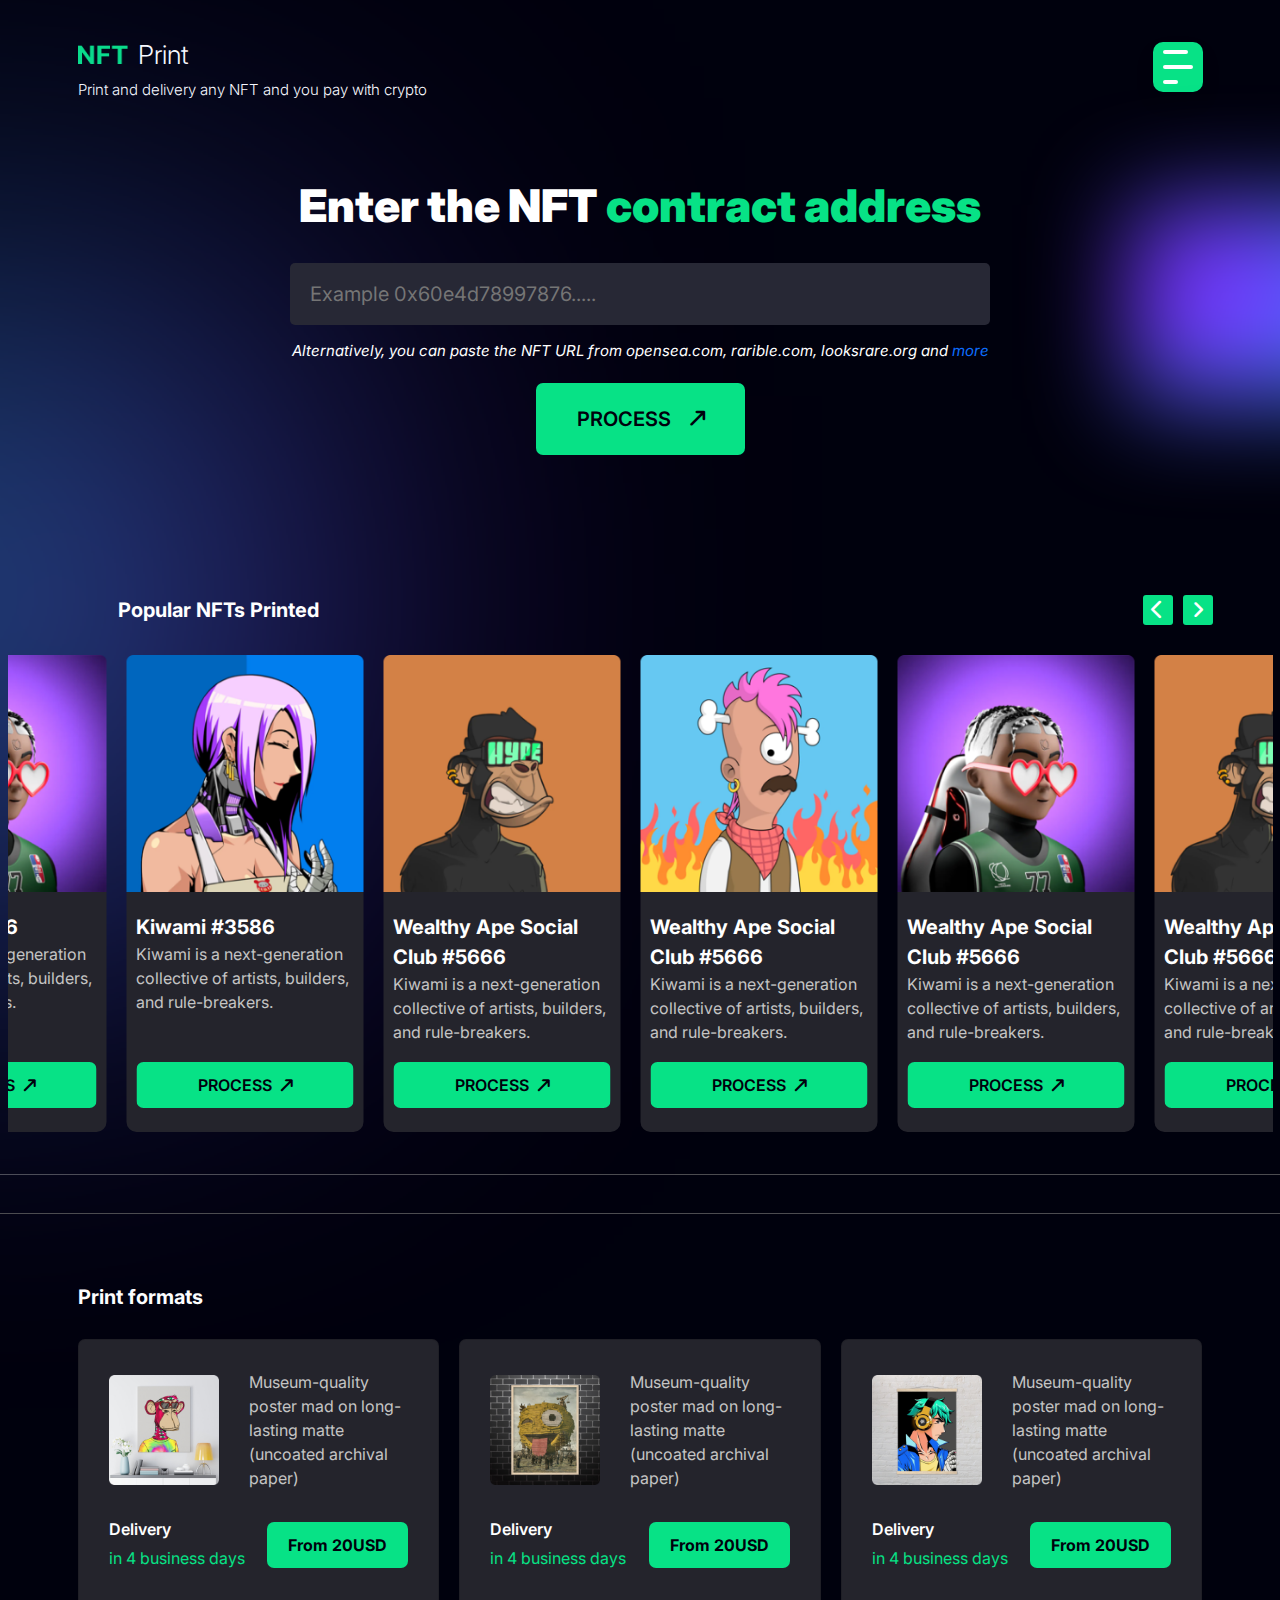
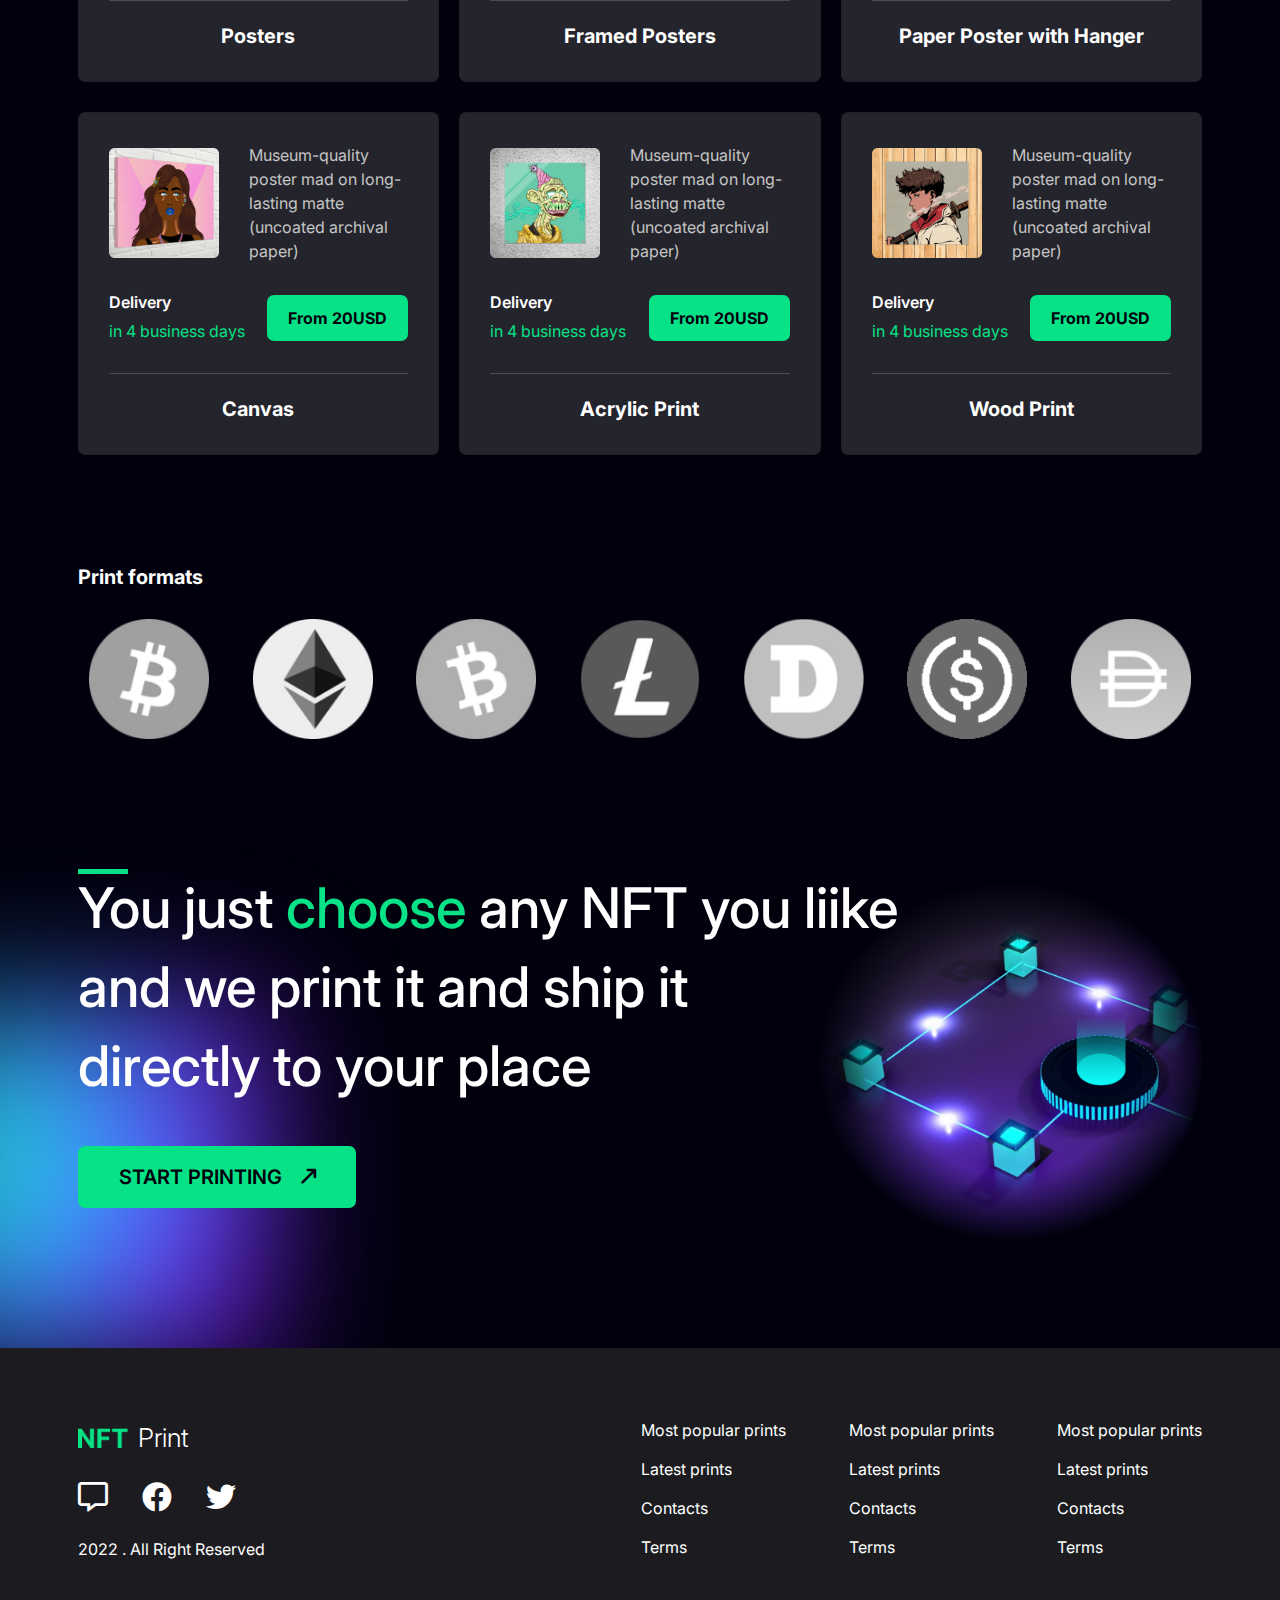
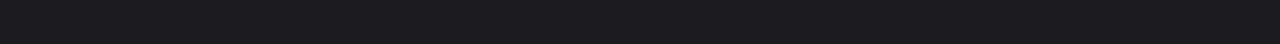
<file: index.html>
<!DOCTYPE html>
<html lang="en">
   <head>
      <meta charset="utf-8">
      <meta name="viewport" content="width=device-width, initial-scale=1">
      <title>Print</title>
      <link rel="icon" href="assets/images/favicon.png">
      <link rel="apple-touch-icon" href="assets/images/favicon.png">
      <!-- Font Awesome CSS -->
      <link rel="stylesheet"  href="assets/css/font-awesome.min.css">
      <!-- Owl Carousel CSS -->
      <link rel="stylesheet"  href="assets/css/owl.theme.default.min.css">
      <link rel="stylesheet"  href="assets/css/owl.carousel.min.css">
      <!-- Bootstrap CSS -->
      <link rel="stylesheet"  href="assets/css/bootstrap.min.css">
      <!-- Style CSS -->
      <link rel="stylesheet"  href="assets/css/style.css">
      <!-- Responsive CSS -->
      <link rel="stylesheet"  href="assets/css/responsive.css">
   </head>
   <body>
      <header class="header-area">
         <div class="container">
            <div class="row align-items-center">
               <div class="col-md-8">
                  <div class="logo">
                     <a href="index.html"><img src="assets/images/favicon.png" alt="favicon"> <span class="stay">Print</span></a>
                  </div>
                  <div class="logo-content">
                     <h5>Print and delivery any NFT and you pay with crypto</h5>
                  </div>
               </div>
               <div class="col-md-4">
                  <div class="print-btn">
                     <div class="nav-btn">
                         <div class="toggle">
                             <span></span>
                             <span></span>
                             <span></span>
                         </div>
                     </div> 
                  </div>
               </div>
            </div>
            <div class="row">
               <div class="col-md-12">
                  <div class="header-form">
                     <h1><span>Enter the NFT</span> contract address</h1>
                     <form action="index.html">
                        <input type="search" placeholder="Example 0x60e4d78997876.....">
                        <address>Alternatively, you can paste the NFT URL from opensea.com, rarible.com, looksrare.org and <a href="#">more</a></address>
                        <button type="submit" class="btn"><span>PROCESS</span><i class="fa-solid fa-arrow-up-long"></i></button>
                     </form>
                  </div>
               </div>
            </div>
         </div>
       <div class="main-menu">
         <ul>
            <li><a target="_blank" href="app.html">App</a></li>
            <li><a target="_blank" href="cart.html">Cart</a></li>
            <li><a target="_blank" href="dolor.html">Dolor</a></li>
            <li><a target="_blank" href="formet.html">Formet</a></li>
            <li><a target="_blank" href="inter.html">Inter</a></li>
            <li><a target="_blank" href="nft.html">Nft</a></li>
            <li><a target="_blank" href="paragraph.html">Paragraph</a></li>
            <li><a target="_blank" href="qrcode.html">Qrcode</a></li>
            <li><a target="_blank" href="shipping.html">Shipping</a></li>
            <li><a target="_blank" href="simple.html">Simple</a></li>
           
         </ul>
      </div>
      </header>
      <section class="header-content-area">
         <div class="container-fluid">
            <div class="row">
               <div class="col-12">
                  <div class="printed">
                     <h4>Popular NFTs Printed</h4>
                  </div>
               </div>
            </div>
            <div class="row">
               <div class="col-12">
                  <div class="popular-carousel owl-carousel owl-theme">
                     <div class="popular-item">
                        <div class="popular-img">
                           <img src="assets/images/popular/1.png" alt="popular-image">
                        </div>
                        <div class="popular-content">
                           <div class="wealthy">
                              <h4>Kiwami #3586</h4>
                              <p>Kiwami is a next-generation collective of artists, builders, and rule-breakers.</p>
                           </div>
                           <button type="button" class="btn"><span>PROCESS</span><i class="fa-solid fa-arrow-up-long"></i></button>
                        </div>
                     </div>
                     <div class="popular-item">
                        <div class="popular-img">
                           <img src="assets/images/popular/2.png" alt="popular-image">
                        </div>
                        <div class="popular-content">
                           <div class="wealthy">
                              <h4>Wealthy Ape Social Club #5666</h4>
                              <p>Kiwami is a next-generation collective of artists, builders, and rule-breakers.</p>
                           </div>
                           <button type="button" class="btn"><span>PROCESS</span><i class="fa-solid fa-arrow-up-long"></i></button>
                        </div>
                     </div>
                     <div class="popular-item">
                        <div class="popular-img">
                           <img src="assets/images/popular/3.png" alt="popular-image">
                        </div>
                        <div class="popular-content">
                           <div class="wealthy">
                              <h4>Wealthy Ape Social Club #5666</h4>
                              <p>Kiwami is a next-generation collective of artists, builders, and rule-breakers.</p>
                           </div>
                           <button type="button" class="btn"><span>PROCESS</span><i class="fa-solid fa-arrow-up-long"></i></button>
                        </div>
                     </div>
                     <div class="popular-item">
                        <div class="popular-img">
                           <img src="assets/images/popular/4.png" alt="popular-image">
                        </div>
                        <div class="popular-content">
                           <div class="wealthy">
                              <h4>Wealthy Ape Social Club #5666</h4>
                              <p>Kiwami is a next-generation collective of artists, builders, and rule-breakers.</p>
                           </div>
                           <button type="button" class="btn"><span>PROCESS</span><i class="fa-solid fa-arrow-up-long"></i></button>
                        </div>
                     </div>
                     <div class="popular-item">
                        <div class="popular-img">
                           <img src="assets/images/popular/2.png" alt="popular-image">
                        </div>
                        <div class="popular-content">
                           <div class="wealthy">
                              <h4>Wealthy Ape Social Club #5666</h4>
                              <p>Kiwami is a next-generation collective of artists, builders, and rule-breakers.</p>
                           </div>
                           <button type="button" class="btn"><span>PROCESS</span><i class="fa-solid fa-arrow-up-long"></i></button>
                        </div>
                     </div>
                     <div class="popular-item">
                        <div class="popular-img">
                           <img src="assets/images/popular/3.png" alt="popular-image">
                        </div>
                        <div class="popular-content">
                           <div class="wealthy">
                              <h4>Kiwami #3586</h4>
                              <p>Kiwami is a next-generation collective of artists, builders, and rule-breakers.</p>
                           </div>
                           <button type="button" class="btn"><span>PROCESS</span><i class="fa-solid fa-arrow-up-long"></i></button>
                        </div>
                     </div>
                     <div class="popular-item">
                        <div class="popular-img">
                           <img src="assets/images/popular/4.png" alt="popular-image">
                        </div>
                        <div class="popular-content">
                           <div class="wealthy">
                              <h4>Kiwami #3586</h4>
                              <p>Kiwami is a next-generation collective of artists, builders, and rule-breakers.</p>
                           </div>
                           <button type="button" class="btn"><span>PROCESS</span><i class="fa-solid fa-arrow-up-long"></i></button>
                        </div>
                     </div>
                  </div>
               </div>
            </div>
         </div>
      </section>
      <section class="formet-area">
         <div class="container">
            <div class="row">
               <div class="col-12">
                  <div class="formets">
                     <h4>Print formats</h4>
                  </div>
               </div>
            </div>
            <div class="row">
               <div class="col-12 tatu-area">
                  <div class="thumnail card">
                     <div class="card-body">
                        <div class="thumb-img">
                           <div class="tatu-img">
                              <img src="assets/images/thumb/1.png" alt="thumb-img">
                           </div>
                           <div class="tatu-content">
                              <p>Museum-quality poster mad on long-lasting matte (uncoated archival paper)</p>
                           </div>
                        </div>
                        <div class="delivary">
                           <div class="deli-content">
                              <h5>Delivery</h5>
                              <p>in 4 business days</p>
                           </div>
                           <div class="from-link">
                              <a class="btn" href="#">From 20USD</a>
                           </div>
                        </div>
                        <a class="link stretched-link" href="#">Posters</a>
                     </div>
                  </div>
                  <div class="thumnail card">
                     <div class="card-body">
                        <div class="thumb-img">
                           <div class="tatu-img">
                              <img src="assets/images/thumb/2.png" alt="thumb-img">
                           </div>
                           <div class="tatu-content">
                              <p>Museum-quality poster mad on long-lasting matte (uncoated archival paper)</p>
                           </div>
                        </div>
                        <div class="delivary">
                           <div class="deli-content">
                              <h5>Delivery</h5>
                              <p>in 4 business days</p>
                           </div>
                           <div class="from-link">
                              <a class="btn" href="#">From 20USD</a>
                           </div>
                        </div>
                        <a class="link stretched-link" href="#">Framed Posters</a>
                     </div>
                  </div>
                  <div class="thumnail card">
                     <div class="card-body">
                        <div class="thumb-img">
                           <div class="tatu-img">
                              <img src="assets/images/thumb/3.png" alt="thumb-img">
                           </div>
                           <div class="tatu-content">
                              <p>Museum-quality poster mad on long-lasting matte (uncoated archival paper)</p>
                           </div>
                        </div>
                        <div class="delivary">
                           <div class="deli-content">
                              <h5>Delivery</h5>
                              <p>in 4 business days</p>
                           </div>
                           <div class="from-link">
                              <a class="btn" href="#">From 20USD</a>
                           </div>
                        </div>
                        <a class="link stretched-link" href="#">Paper Poster with Hanger</a>
                     </div>
                  </div>
                  <div class="thumnail card">
                     <div class="card-body">
                        <div class="thumb-img">
                           <div class="tatu-img">
                              <img src="assets/images/thumb/4.png" alt="thumb-img">
                           </div>
                           <div class="tatu-content">
                              <p>Museum-quality poster mad on long-lasting matte (uncoated archival paper)</p>
                           </div>
                        </div>
                        <div class="delivary">
                           <div class="deli-content">
                              <h5>Delivery</h5>
                              <p>in 4 business days</p>
                           </div>
                           <div class="from-link">
                              <a class="btn" href="#">From 20USD</a>
                           </div>
                        </div>
                        <a class="link stretched-link" href="#">Canvas</a>
                     </div>
                  </div>
                  <div class="thumnail card">
                     <div class="card-body">
                        <div class="thumb-img">
                           <div class="tatu-img">
                              <img src="assets/images/thumb/5.png" alt="thumb-img">
                           </div>
                           <div class="tatu-content">
                              <p>Museum-quality poster mad on long-lasting matte (uncoated archival paper)</p>
                           </div>
                        </div>
                        <div class="delivary">
                           <div class="deli-content">
                              <h5>Delivery</h5>
                              <p>in 4 business days</p>
                           </div>
                           <div class="from-link">
                              <a class="btn" href="#">From 20USD</a>
                           </div>
                        </div>
                        <a class="link stretched-link" href="#">Acrylic Print</a>
                     </div>
                  </div>
                  <div class="thumnail card">
                     <div class="card-body">
                        <div class="thumb-img">
                           <div class="tatu-img">
                              <img src="assets/images/thumb/6.png" alt="thumb-img">
                           </div>
                           <div class="tatu-content">
                              <p>Museum-quality poster mad on long-lasting matte (uncoated archival paper)</p>
                           </div>
                        </div>
                        <div class="delivary">
                           <div class="deli-content">
                              <h5>Delivery</h5>
                              <p>in 4 business days</p>
                           </div>
                           <div class="from-link">
                              <a class="btn" href="#">From 20USD</a>
                           </div>
                        </div>
                        <a class="link stretched-link" href="#">Wood Print</a>
                     </div>
                  </div>
               </div>
            </div>
         </div>
      </section>
      <section class="filter-area">
         <div class="container">
            <div class="row">
               <div class="col">
                  <div class="formets">
                     <h4>Print formats</h4>
                  </div>
               </div>
            </div>
            <div class="row">
               <div class="col-12">
                  <div class="cryptos">
                     <div class="cry">
                        <img src="assets/images/cryptos/1.png" alt="cryptos-images">
                     </div>
                     <div class="cry">
                        <img src="assets/images/cryptos/2.png" alt="cryptos-images">
                     </div>
                     <div class="cry">
                        <img src="assets/images/cryptos/3.png" alt="cryptos-images">
                     </div>
                     <div class="cry">
                        <img src="assets/images/cryptos/4.png" alt="cryptos-images">
                     </div>
                     <div class="cry">
                        <img src="assets/images/cryptos/5.png" alt="cryptos-images">
                     </div>
                     <div class="cry">
                        <img src="assets/images/cryptos/6.png" alt="cryptos-images">
                     </div>
                     <div class="cry">
                        <img src="assets/images/cryptos/7.png" alt="cryptos-images">
                     </div>
                  </div>
               </div>
            </div>
         </div>
      </section>
      <section class="clip-path-area">
         <div class="container">
            <div class="row">
               <div class="col-12">
                  <div class="choose-area">
                     <img src="assets/images/1.png" alt="chose">
                     <div class="chose-content">
                        <h2>You just <a href="#">choose</a> any NFT you liike and we print it and ship it directly to your place</h2>
                        <button type="button" class="btn"><span>START PRINTING</span><i class="fa-solid fa-arrow-up-long"></i></button>
                     </div>
                  </div>
               </div>
            </div>
         </div>
      </section>
      <footer class="footer-area">
         <div class="container">
            <div class="row">
               <div class="col-12">
                  <div class="footer">
                     <div class="socal-icon">
                        <div class="logo">
                           <a href="#"><img src="assets/images/favicon.png" alt="favicon"> <span class="stay">Print</span></a>
                        </div>
                        
                        <div class="icons">
                           <div class="icon">
                              <i class="fa-regular fa-message"></i>
                              <i class="fa-brands fa-facebook"></i>
                              <i class="fa-brands fa-twitter"></i>
                           </div>
                        </div>
                        <div class="copy-write">
                           <p>2022 . All Right Reserved</p>
                        </div>
                     </div>
                     <div class="terms">
                        <ul>
                           <li><a href="#">Most popular prints</a></li>
                           <li><a href="#">Latest prints</a></li>
                           <li><a href="#">Contacts</a></li>
                           <li><a href="#">Terms</a></li>
                        </ul>
                     </div>
                     <div class="terms">
                        <ul>
                           <li><a href="#">Most popular prints</a></li>
                           <li><a href="#">Latest prints</a></li>
                           <li><a href="#">Contacts</a></li>
                           <li><a href="#">Terms</a></li>
                        </ul>
                     </div>
                     <div class="terms">
                        <ul>
                           <li><a href="#">Most popular prints</a></li>
                           <li><a href="#">Latest prints</a></li>
                           <li><a href="#">Contacts</a></li>
                           <li><a href="#">Terms</a></li>
                        </ul>
                     </div>
                  </div>
               </div>
            </div>
         </div>
      </footer>
      <!-- jQuery Js -->
      <script src="assets/js/jquery-3.6.0.min.js"></script>
      <!-- Bootstrap Bundle Js -->
      <script src="assets/js/bootstrap.bundle.min.js"></script> 
      <!-- Owl carousel Js -->
      <script src="assets/js/owl.carousel.min.js"></script>
      <!-- Custom Js file - main.js - custom.js - scripts.js -->
      <script src="assets/js/scripts.js"></script>
   </body>
</html>
</file>
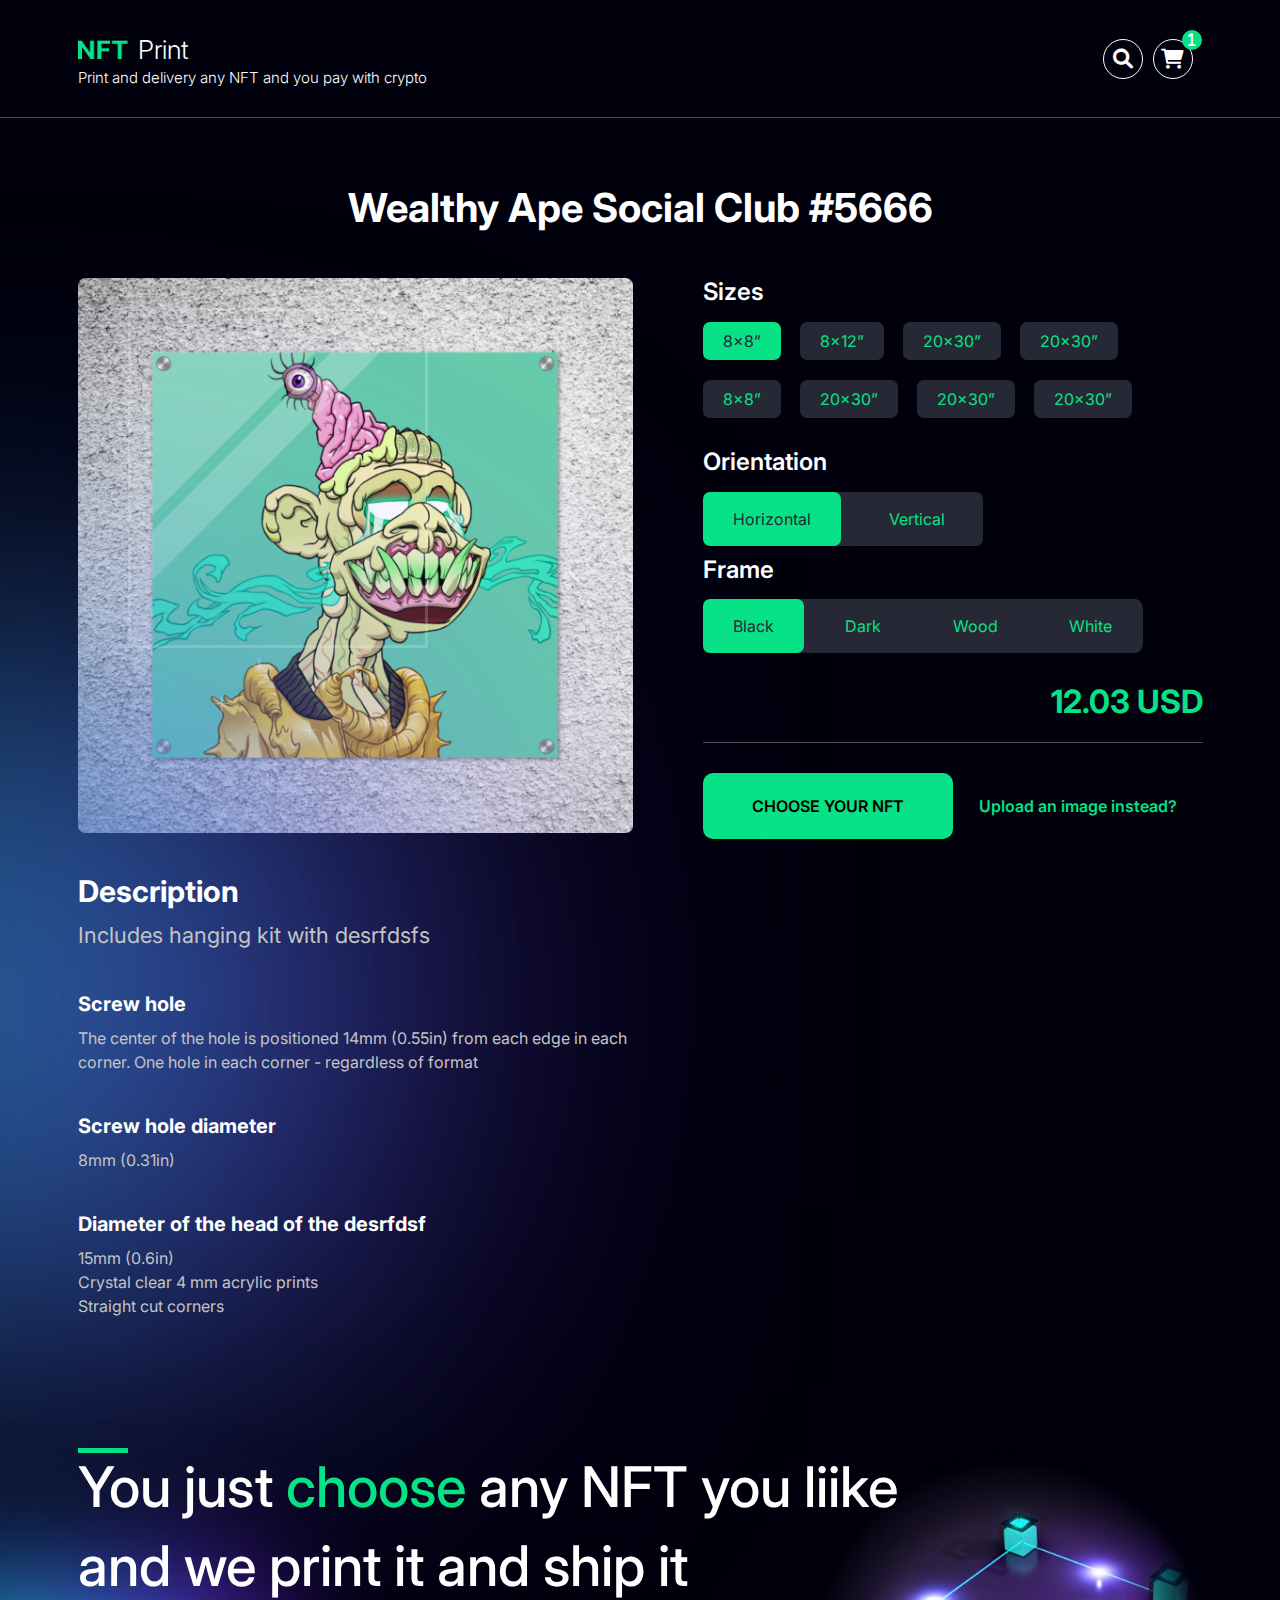
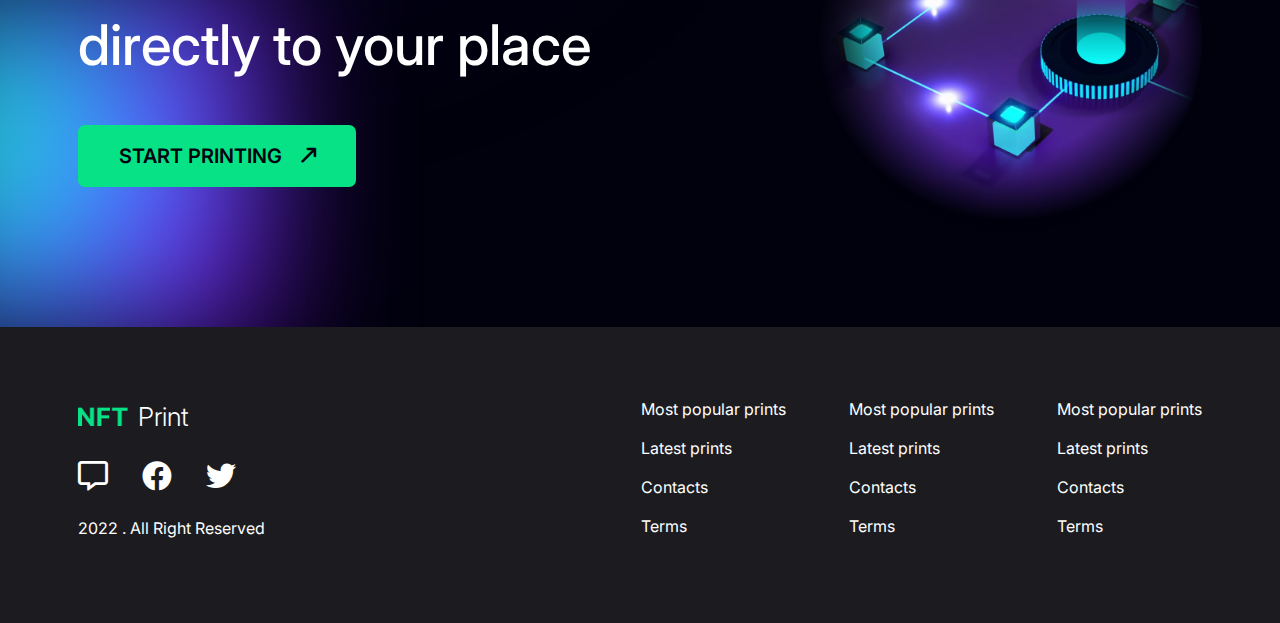
<file: app.html>
<!DOCTYPE html>
<html lang="en">
   <head>
      <meta charset="utf-8">
      <meta name="viewport" content="width=device-width, initial-scale=1">
      <title>App</title>
      <link rel="icon" href="assets/images/favicon.png">
      <link rel="apple-touch-icon" href="assets/images/favicon.png">
      <!-- Font Awesome CSS -->
      <link rel="stylesheet"  href="assets/css/font-awesome.min.css">
      <!-- Owl Carousel CSS -->
      <link rel="stylesheet"  href="assets/css/owl.theme.default.min.css">
      <link rel="stylesheet"  href="assets/css/owl.carousel.min.css">
      <!-- Bootstrap CSS -->
      <link rel="stylesheet"  href="assets/css/bootstrap.min.css">
      <!-- Style CSS -->
      <link rel="stylesheet"  href="assets/css/style.css">
      <!-- Responsive CSS -->
      <link rel="stylesheet"  href="assets/css/responsive.css">
   </head>
   <body>
      <div class="nft-header-area">
         <div class="container">
            <div class="row">
               <div class="col-12">
                  <div class="nft-logos">
                     <div class="nft-logo">
                        <div class="logo">
                           <a href="index.html"><img src="assets/images/favicon.png" alt="favicon"> <span class="stay">Print</span></a>
                        </div>
                        <div class="logo-content">
                           <h5>Print and delivery any NFT and you pay with crypto</h5>
                        </div>
                     </div>
                     <div class="header-serch">
                           <div class="header-icon">
                              <!-- <button class="glass"><i class="fa-solid fa-magnifying-glass"></i></button> -->
                              <form action="nft.html">
                                 <input type="search" placeholder="Searching.....">
                                 <button class="form-btn" type="submit"><i class="fa-solid fa-magnifying-glass"></i></button>
                              </form>
                              
                           </div>
                           <i class="fa-solid fa-magnifying-glass glass"></i>
                           <i class="fa-solid fa-cart-shopping glass"></i>
                         
                         
                     </div>
                  </div>
               </div>
            </div>
         </div>
      </div>
     <section class="club-area">
        <div class="container">
         <div class="row">
            <div class="col-12">
               <div class="club-header">
                  <h2>Wealthy Ape Social Club #5666</h2>
               </div>
            </div>
         </div>
           <div class="row">
              <div class="col-md-6">
                 <div class="edit-png">
                    <div class="png">
                       <img src="assets/images/edit-bord.png" alt="edit">
                    </div>
                 </div>
                 <div class="description-content">
                    <div class="descrip">
                       <h2>Description</h2>
                       <p>Includes hanging kit with desrfdsfs</p>
                    </div>
                 
                 <div class="descrip">
                    <h3>Screw hole</h3>
                    <p>The center of the hole is positioned 14mm (0.55in) from each edge in each corner. One hole in each corner - regardless of format</p>
                 </div>
                 <div class="descrip">
                    <h3>Screw hole diameter</h3>
                    <p>8mm (0.31in)</p>
                 </div>
                 <div class="descrip">
                    <h3>Diameter of the head of the desrfdsf</h3>
                    <p>15mm (0.6in)</p>
                    <p>Crystal clear 4 mm acrylic prints</p>
                    <p>Straight cut corners</p>
                 </div>
                 </div>

              </div>
              <div class="col-md-6 nft-end">
                 <div class="button-area">
                  <div class="first-button">
                    <h2>Sizes</h2>
                    <button type="button" class="btn active">8x8”</button>
                    <button type="button" class="btn">8x12”</button>
                    <button type="button" class="btn">20x30”</button>
                    <button type="button" class="btn">20x30”</button>
                    <button type="button" class="btn">8x8”</button>
                    <button type="button" class="btn">20x30”</button>
                    <button type="button" class="btn">20x30”</button>
                    <button type="button" class="btn">20x30”</button>
                  </div>
                  <div class="first-button">
                     <h2>Orientation</h2>
                     <div class="hori">

                        <button type="button" class="btn active">Horizontal</button>
                        <button type="button" class="btn">Vertical</button>
                     </div>
                  </div>
                  <div class="first-button">
                     <h2>Frame</h2>
                     <div class="button-stap">

                        <button type="button" class="btn active">Black</button>
                        <button type="button" class="btn">Dark</button>
                        <button type="button" class="btn">Wood</button>
                        <button type="button" class="btn">White</button>
                     </div>
                  </div>


                 <div class="code-png">
                    <h2>12.03 USD</h2>
                 </div>
                 <div class="chose-nft">
                    <a class="nft-button" href="#">CHOOSE YOUR NFT</a>
                    <a href="#">Upload an image instead?</a>


                 </div>
                 </div>                 
              </div>
           </div>
        </div>
     </section>
     <section class="clip-path-area">
         <div class="container">
            <div class="row">
               <div class="col-12">
                  <div class="choose-area">
                     <img src="assets/images/1.png" alt="chose">
                     <div class="chose-content">
                        <h2>You just <a href="#">choose</a> any NFT you liike and we print it and ship it directly to your place</h2>
                        <button type="button" class="btn"><span>START PRINTING</span><i class="fa-solid fa-arrow-up-long"></i></button>
                     </div>
                  </div>
               </div>
            </div>
         </div>
      </section>
      <footer class="footer-area">
         <div class="container">
            <div class="row">
               <div class="col-12">
                  <div class="footer">
                     <div class="socal-icon">
                        <div class="logo">
                           <a href="#"><img src="assets/images/favicon.png" alt="favicon"> <span class="stay">Print</span></a>
                        </div>
                      
                        <div class="icons">
                           <div class="icon">
                              <i class="fa-regular fa-message"></i>
                              <i class="fa-brands fa-facebook"></i>
                              <i class="fa-brands fa-twitter"></i>
                           </div>
                        </div>
                        <div class="copy-write">
                           <p>2022 . All Right Reserved</p>
                        </div>
                     </div>
                     <div class="terms">
                        <ul>
                           <li><a href="#">Most popular prints</a></li>
                           <li><a href="#">Latest prints</a></li>
                           <li><a href="#">Contacts</a></li>
                           <li><a href="#">Terms</a></li>
                        </ul>
                     </div>
                     <div class="terms">
                        <ul>
                           <li><a href="#">Most popular prints</a></li>
                           <li><a href="#">Latest prints</a></li>
                           <li><a href="#">Contacts</a></li>
                           <li><a href="#">Terms</a></li>
                        </ul>
                     </div>
                     <div class="terms">
                        <ul>
                           <li><a href="#">Most popular prints</a></li>
                           <li><a href="#">Latest prints</a></li>
                           <li><a href="#">Contacts</a></li>
                           <li><a href="#">Terms</a></li>
                        </ul>
                     </div>
                  </div>
               </div>
            </div>
         </div>
      </footer>
      <!-- jQuery Js -->
      <script src="assets/js/jquery-3.6.0.min.js"></script>
      <!-- Bootstrap Bundle Js -->
      <script src="assets/js/bootstrap.bundle.min.js"></script> 
      <!-- Owl carousel Js -->
      <script src="assets/js/owl.carousel.min.js"></script>
      <!-- Custom Js file - main.js - custom.js - scripts.js -->
      <script src="assets/js/scripts.js"></script>
   </body>
</html>
</file>
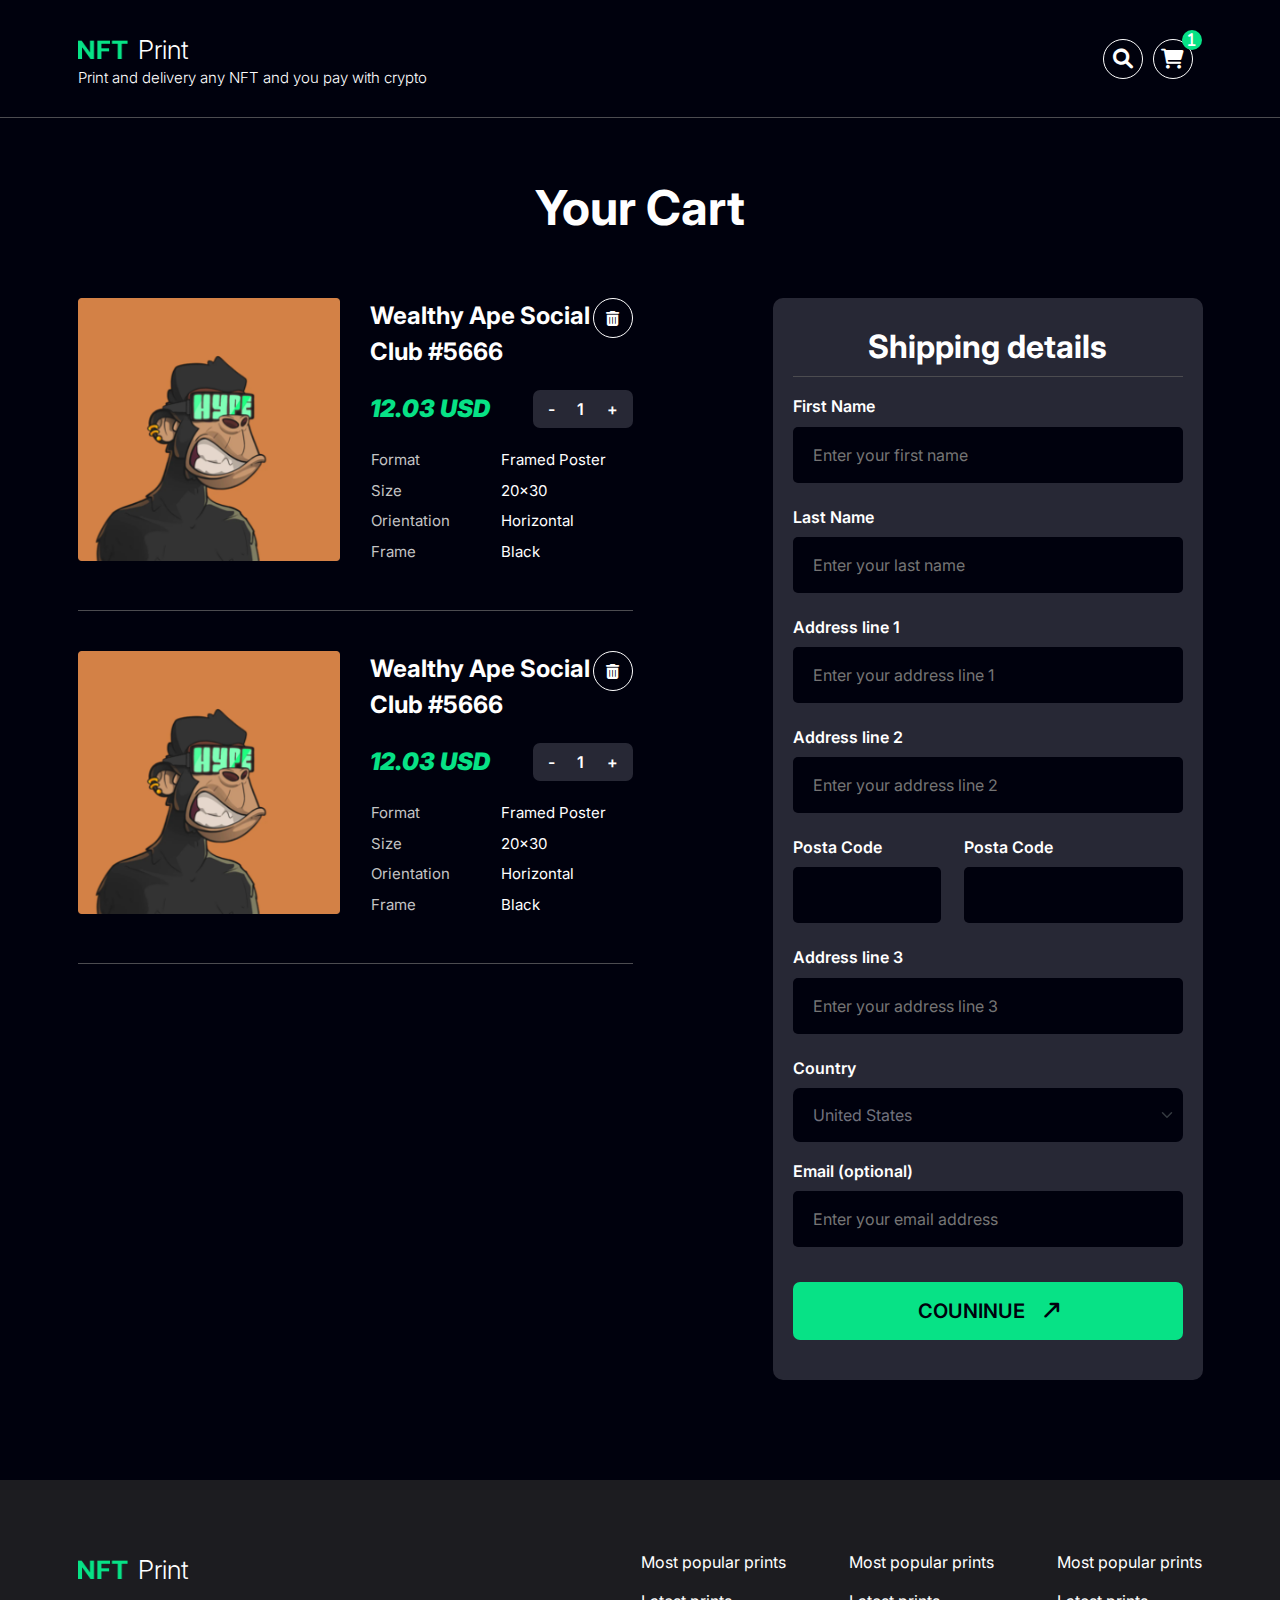
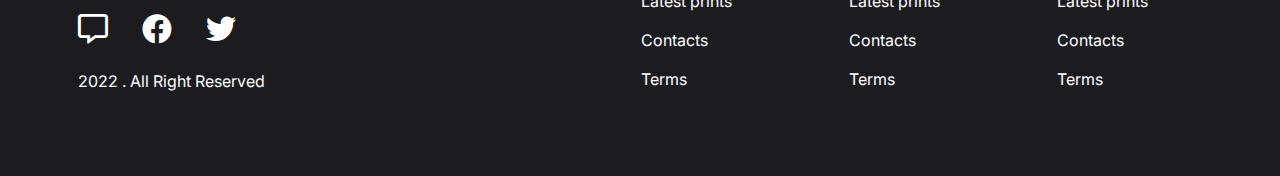
<file: cart.html>
<!DOCTYPE html>
<html lang="en">
   <head>
      <meta charset="utf-8">
      <meta name="viewport" content="width=device-width, initial-scale=1">
      <title>cart</title>
      <link rel="icon" href="assets/images/favicon.png">
      <link rel="apple-touch-icon" href="assets/images/favicon.png">
      <!-- Font Awesome CSS -->
      <link rel="stylesheet"  href="assets/css/font-awesome.min.css">
      <!-- Owl Carousel CSS -->
      <link rel="stylesheet"  href="assets/css/owl.theme.default.min.css">
      <link rel="stylesheet"  href="assets/css/owl.carousel.min.css">
      <!-- Bootstrap CSS -->
      <link rel="stylesheet"  href="assets/css/bootstrap.min.css">
      <!-- Style CSS -->
      <link rel="stylesheet"  href="assets/css/style.css">
      <!-- Responsive CSS -->
      <link rel="stylesheet"  href="assets/css/responsive.css">
   </head>
   <body>
      <header class="nft-header-area">
         <div class="container">
            <div class="row">
               <div class="col-12">
                  <div class="nft-logos">
                     <div class="nft-logo">
                        <div class="logo">
                           <a href="index.html"><img src="assets/images/favicon.png" alt="favicon"> <span class="stay">Print</span></a>
                        </div>
                        <div class="logo-content">
                           <h5>Print and delivery any NFT and you pay with crypto</h5>
                        </div>
                     </div>
                     <div class="header-serch">
                           <div class="header-icon">
                              <!-- <button class="glass"><i class="fa-solid fa-magnifying-glass"></i></button> -->
                              <form action="nft.html">
                                 <input type="search" placeholder="Searching.....">
                                 <button class="form-btn" type="submit"><i class="fa-solid fa-magnifying-glass"></i></button>
                              </form>
                              
                           </div>
                           <i class="fa-solid fa-magnifying-glass glass"></i>
                           <i class="fa-solid fa-cart-shopping glass"></i>
                         
                         
                     </div>
                  </div>
               </div>
            </div>
         </div>
      </header>
    <section class="cart-area">
      <div class="container">
        <div class="row">
          <div class="col-12">
            <div class="card-heading">
              <h2>Your Cart</h2>
            </div>
          </div>
          <div class="col-md-6 col-ms-6">
            <div class="carts">
              <div class="card-img">
                <img src="assets/images/hype.png" alt="cart">
              </div>
              <div class="card-content">
                <div class="social-cart">
                  <div class="carts-icon">
                    <h3>Wealthy Ape Social Club #5666</h3>
                    <span><i class="fa-solid fa-trash-can"></i></span>
                  </div>

                  <div class="oparetor">
                    <span>12.03 USD</span>
                    <div class="oparet">
                      <span>-</span>
                      <span>1</span>
                      <span>+</span>
                    </div>
                  </div>
                  <div class="cart-table">
                    <table>
                      <tr>
                        <td>Format</td>
                        <td>Framed Poster</td>
                      </tr>
                      <tr>
                        <td>Size</td>
                        <td>20x30</td>
                      </tr>
                      <tr>
                        <td>Orientation</td>
                        <td>Horizontal</td>
                      </tr>
                      <tr>
                        <td>Frame</td>
                        <td>Black</td>
                      </tr>
                    </table>
                  </div>
                </div>
              </div>
            </div>
            <div class="carts">
              <div class="card-img">
                <img src="assets/images/hype.png" alt="cart">
              </div>
              <div class="card-content">
                <div class="social-cart">
                  <div class="carts-icon">
                    <h3>Wealthy Ape Social Club #5666</h3>
                    <span><i class="fa-solid fa-trash-can"></i></span>
                  </div>

                  <div class="oparetor">
                    <span>12.03 USD</span>
                    <div class="oparet">
                      <span>-</span>
                      <span>1</span>
                      <span>+</span>
                    </div>
                  </div>
                  <div class="cart-table">
                    <table>
                      <tr>
                        <td>Format</td>
                        <td>Framed Poster</td>
                      </tr>
                      <tr>
                        <td>Size</td>
                        <td>20x30</td>
                      </tr>
                      <tr>
                        <td>Orientation</td>
                        <td>Horizontal</td>
                      </tr>
                      <tr>
                        <td>Frame</td>
                        <td>Black</td>
                      </tr>
                    </table>
                  </div>
                </div>
              </div>
            </div>

          </div>

          <div class="col-md-6 col-sm-6 shipings">
            <div class="Shipping-area">
              <div class="shipp-head">
                <h2>Shipping details</h2>                
              </div>
              <form action="cart.html">
              <div class="ship-int">
                <h4>First Name</h4>
                <input type="text" placeholder="Enter your first name">
              </div>
              <div class="ship-int">
                <h4>Last Name</h4>
                <input type="text" placeholder="Enter your last name">
              </div>
              <div class="ship-int">
                <h4>Address line 1</h4>
                <input type="text" placeholder="Enter your address line 1">
              </div>
              <div class="ship-int">
                <h4>Address line 2</h4>
                <input type="text" placeholder="Enter your address line 2">
              </div>
              <div class="post-int">

                <div class="posts">
                  <h4>Posta Code</h4>
                  <input type="text" placeholder="">
                </div>
                <div class="City">
                  <h4>Posta Code</h4>
                  <input type="text" placeholder="">
                </div>

              </div>
              <div class="ship-int">
                <h4>Address line 3</h4>
                <input type="text" placeholder="Enter your address line 3">
              </div>
              <div class="ship-int">
                <h4>Country</h4>
                <div class="input-group">
  <select class="form-select" id="inputGroupSelect04" aria-label="Example select with button addon">
    <option selected>United States</option>
    <option value="1">Bangladesh</option>
    <option value="2">Canada</option>
    <option value="3">South Ashiya</option>
  </select>
</div>
              </div>
              <div class="ship-int">
                <h4>Email (optional)</h4>
                <input type="text" placeholder="Enter your email address">
              </div>
              <button type="submit" class="btn cart-button"><span>COUNINUE</span><i class="fa-solid fa-arrow-up-long"></i></button>


              </form>

            </div>
          </div>
        </div>
      </div>
    </section>
    
      <footer class="footer-area">
         <div class="container">
            <div class="row">
               <div class="col-12">
                  <div class="footer">
                     <div class="socal-icon">
                        <div class="logo">
                           <a href="#"><img src="assets/images/favicon.png" alt="favicon"> <span class="stay">Print</span></a>
                        </div>
                        
                        <div class="icons">
                           <div class="icon">
                              <i class="fa-regular fa-message"></i>
                              <i class="fa-brands fa-facebook"></i>
                              <i class="fa-brands fa-twitter"></i>
                           </div>
                        </div>
                        <div class="copy-write">
                           <p>2022 . All Right Reserved</p>
                        </div>
                     </div>
                     <div class="terms">
                        <ul>
                           <li><a href="#">Most popular prints</a></li>
                           <li><a href="#">Latest prints</a></li>
                           <li><a href="#">Contacts</a></li>
                           <li><a href="#">Terms</a></li>
                        </ul>
                     </div>
                     <div class="terms">
                        <ul>
                           <li><a href="#">Most popular prints</a></li>
                           <li><a href="#">Latest prints</a></li>
                           <li><a href="#">Contacts</a></li>
                           <li><a href="#">Terms</a></li>
                        </ul>
                     </div>
                     <div class="terms">
                        <ul>
                           <li><a href="#">Most popular prints</a></li>
                           <li><a href="#">Latest prints</a></li>
                           <li><a href="#">Contacts</a></li>
                           <li><a href="#">Terms</a></li>
                        </ul>
                     </div>
                  </div>
               </div>
            </div>
         </div>
      </footer>
      <!-- jQuery Js -->
      <script src="assets/js/jquery-3.6.0.min.js"></script>
      <!-- Bootstrap Bundle Js -->
      <script src="assets/js/bootstrap.bundle.min.js"></script> 
      <!-- Owl carousel Js -->
      <script src="assets/js/owl.carousel.min.js"></script>
      <!-- Custom Js file - main.js - custom.js - scripts.js -->
      <script src="assets/js/scripts.js"></script>
   </body>
</html>
</file>
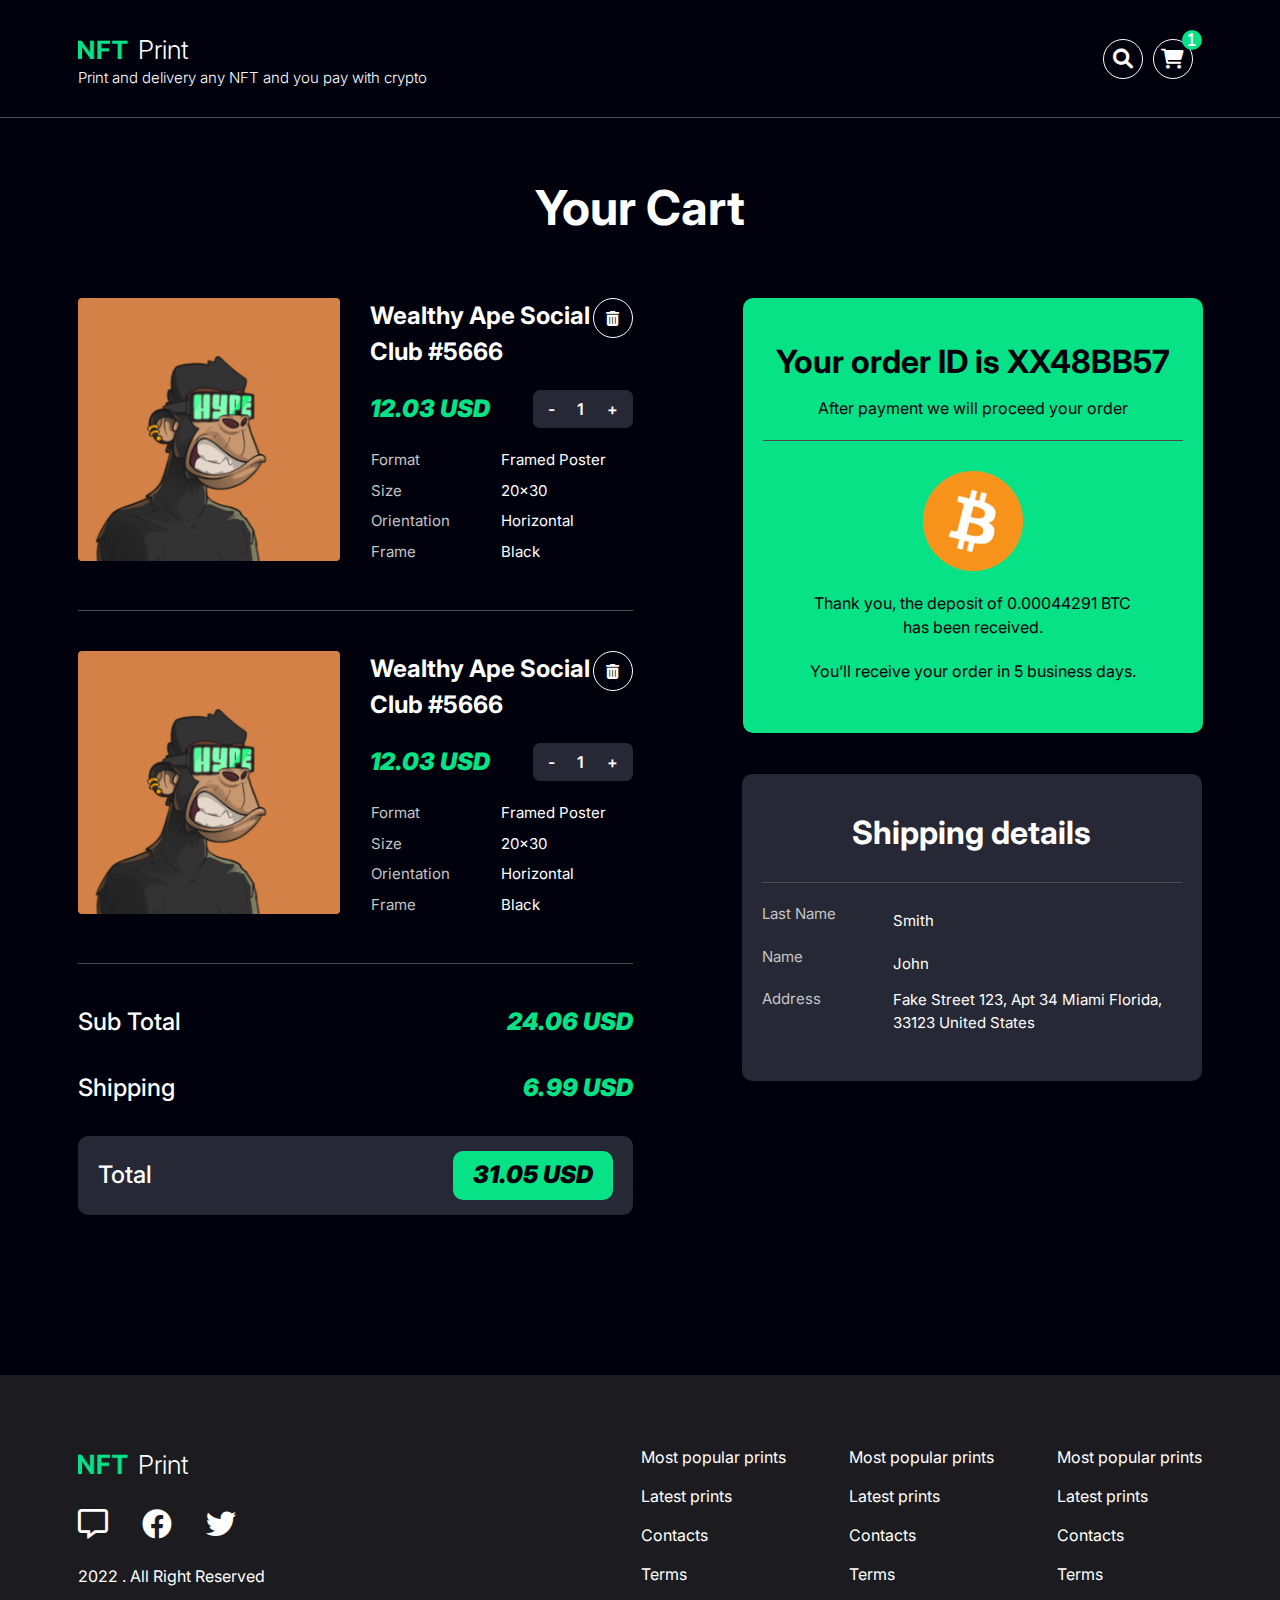
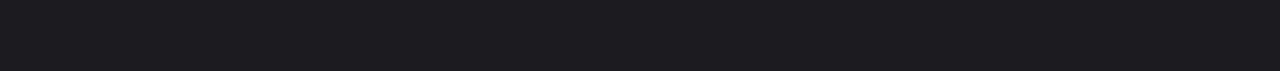
<file: dolor.html>
<!DOCTYPE html>
<html lang="en">
   <head>
      <meta charset="utf-8">
      <meta name="viewport" content="width=device-width, initial-scale=1">
      <title>IDorder</title>
      <link rel="icon" href="assets/images/favicon.png">
      <link rel="apple-touch-icon" href="assets/images/favicon.png">
      <!-- Font Awesome CSS -->
      <link rel="stylesheet"  href="assets/css/font-awesome.min.css">
      <!-- Owl Carousel CSS -->
      <link rel="stylesheet"  href="assets/css/owl.theme.default.min.css">
      <link rel="stylesheet"  href="assets/css/owl.carousel.min.css">
      <!-- Bootstrap CSS -->
      <link rel="stylesheet"  href="assets/css/bootstrap.min.css">
      <!-- Style CSS -->
      <link rel="stylesheet"  href="assets/css/style.css">
      <!-- Responsive CSS -->
      <link rel="stylesheet"  href="assets/css/responsive.css">
   </head>
   <body>
      <header class="nft-header-area">
         <div class="container">
            <div class="row">
               <div class="col-12">
                  <div class="nft-logos">
                     <div class="nft-logo">
                        <div class="logo">
                           <a href="index.html"><img src="assets/images/favicon.png" alt="favicon"> <span class="stay">Print</span></a>
                        </div>
                        <div class="logo-content">
                           <h5>Print and delivery any NFT and you pay with crypto</h5>
                        </div>
                     </div>
                     <div class="header-serch">
                           <div class="header-icon">
                              <!-- <button class="glass"><i class="fa-solid fa-magnifying-glass"></i></button> -->
                              <form action="nft.html">
                                 <input type="search" placeholder="Searching.....">
                                 <button class="form-btn" type="submit"><i class="fa-solid fa-magnifying-glass"></i></button>
                              </form>
                              
                           </div>
                           <i class="fa-solid fa-magnifying-glass glass"></i>
                           <i class="fa-solid fa-cart-shopping glass"></i>
                         
                         
                     </div>
                  </div>
               </div>
            </div>
         </div>
      </header>
    <section class="cart-area">
      <div class="container">
        <div class="row">
          <div class="col-12">
            <div class="card-heading">
              <h2>Your Cart</h2>
            </div>
          </div>
          <div class="col-md-6 col-ms-6">
            <div class="carts">
              <div class="card-img">
                <img src="assets/images/hype.png" alt="cart">
              </div>
              <div class="card-content">
                <div class="social-cart">
                  <div class="carts-icon">
                    <h3>Wealthy Ape Social Club #5666</h3>
                    <span><i class="fa-solid fa-trash-can"></i></span>
                  </div>

                  <div class="oparetor">
                    <span>12.03 USD</span>
                    <div class="oparet">
                      <span>-</span>
                      <span>1</span>
                      <span>+</span>
                    </div>
                  </div>
                  <div class="cart-table">
                    <table>
                      <tr>
                        <td>Format</td>
                        <td>Framed Poster</td>
                      </tr>
                      <tr>
                        <td>Size</td>
                        <td>20x30</td>
                      </tr>
                      <tr>
                        <td>Orientation</td>
                        <td>Horizontal</td>
                      </tr>
                      <tr>
                        <td>Frame</td>
                        <td>Black</td>
                      </tr>
                    </table>
                  </div>
                </div>
              </div>
            </div>






            <div class="carts">
              <div class="card-img">
                <img src="assets/images/hype.png" alt="cart">
              </div>
              <div class="card-content">
                <div class="social-cart">
                  <div class="carts-icon">
                    <h3>Wealthy Ape Social Club #5666</h3>
                    <span><i class="fa-solid fa-trash-can"></i></span>
                  </div>

                  <div class="oparetor">
                    <span>12.03 USD</span>
                    <div class="oparet">
                      <span>-</span>
                      <span>1</span>
                      <span>+</span>
                    </div>
                  </div>
                  <div class="cart-table">
                    <table>
                      <tr>
                        <td>Format</td>
                        <td>Framed Poster</td>
                      </tr>
                      <tr>
                        <td>Size</td>
                        <td>20x30</td>
                      </tr>
                      <tr>
                        <td>Orientation</td>
                        <td>Horizontal</td>
                      </tr>
                      <tr>
                        <td>Frame</td>
                        <td>Black</td>
                      </tr>
                    </table>
                  </div>
                </div>
              </div>
            </div>
            <div class="total-area">

              <div class="totals">
                <span>Sub Total</span>
                <h3>24.06 USD</h3>
              </div>
              <div class="totals">
                <span>Shipping</span>
                <h3>6.99 USD</h3>
              </div>
              <div class="totals total">
                <span>Total</span>
                <h3>31.05 USD</h3>
              </div>

            </div>

          </div>
          <div class="col-md-6">


<!-- qr-coding-area -->


            <div class="ship-dairy qr-code-area">
              <div class="Shipping-area qr-code">
                <div class="shipp-head">
                    <h2>Your order ID is XX48BB57</h2>
                    <p>After payment we will proceed your order</p>                
                </div>
                <div class="send-card card qr"> 
                    <div class="send-img">
                      <img src="assets/images/card/1.png" alt="">
                    </div> 
                    <div class="card-body order-content"> 
                      <p>Thank you, the deposit of <span>0.00044291</span> BTC has been received.</p>
                      <p>You’ll receive your order in 5 business days.</p>
                    </div>
                </div>

            </div>



          </div> 




<!--end qr-coding-area -->




            <div class="ship-dairy card">
              <div class="Shipping-area card-body black">
                <div class="shipp-head">
                    <h2>Shipping details</h2>                
                </div>
                <div class="shipping-table border-none">  
                <table>
       
                    <tr>
                      <td>Last Name</td>
                      <td>Smith</td>
                    </tr>
                    <tr>
                      <td>Name</td>
                      <td>John</td>
                    </tr>
                    <tr>
                      <td>Address</td>
                      <td>Fake Street 123, Apt 34 Miami Florida, 33123 United States</td>
                    </tr>

                </table>
                </div>
                                     
            </div>

          </div> 



        </div>
      </div>
    </section>
    
      <footer class="footer-area">
         <div class="container">
            <div class="row">
               <div class="col-12">
                  <div class="footer">
                     <div class="socal-icon">
                        <div class="logo">
                           <a href="#"><img src="assets/images/favicon.png" alt="favicon"> <span class="stay">Print</span></a>
                        </div>
                        
                        <div class="icons">
                           <div class="icon">
                              <i class="fa-regular fa-message"></i>
                              <i class="fa-brands fa-facebook"></i>
                              <i class="fa-brands fa-twitter"></i>
                           </div>
                        </div>
                        <div class="copy-write">
                           <p>2022 . All Right Reserved</p>
                        </div>
                     </div>
                     <div class="terms">
                        <ul>
                           <li><a href="#">Most popular prints</a></li>
                           <li><a href="#">Latest prints</a></li>
                           <li><a href="#">Contacts</a></li>
                           <li><a href="#">Terms</a></li>
                        </ul>
                     </div>
                     <div class="terms">
                        <ul>
                           <li><a href="#">Most popular prints</a></li>
                           <li><a href="#">Latest prints</a></li>
                           <li><a href="#">Contacts</a></li>
                           <li><a href="#">Terms</a></li>
                        </ul>
                     </div>
                     <div class="terms">
                        <ul>
                           <li><a href="#">Most popular prints</a></li>
                           <li><a href="#">Latest prints</a></li>
                           <li><a href="#">Contacts</a></li>
                           <li><a href="#">Terms</a></li>
                        </ul>
                     </div>
                  </div>
               </div>
            </div>
         </div>
      </footer>
      <!-- jQuery Js -->
      <script src="assets/js/jquery-3.6.0.min.js"></script>
      <!-- Bootstrap Bundle Js -->
      <script src="assets/js/bootstrap.bundle.min.js"></script> 
      <!-- Owl carousel Js -->
      <script src="assets/js/owl.carousel.min.js"></script>
      <!-- Custom Js file - main.js - custom.js - scripts.js -->
      <script src="assets/js/scripts.js"></script>
   </body>
</html>
</file>
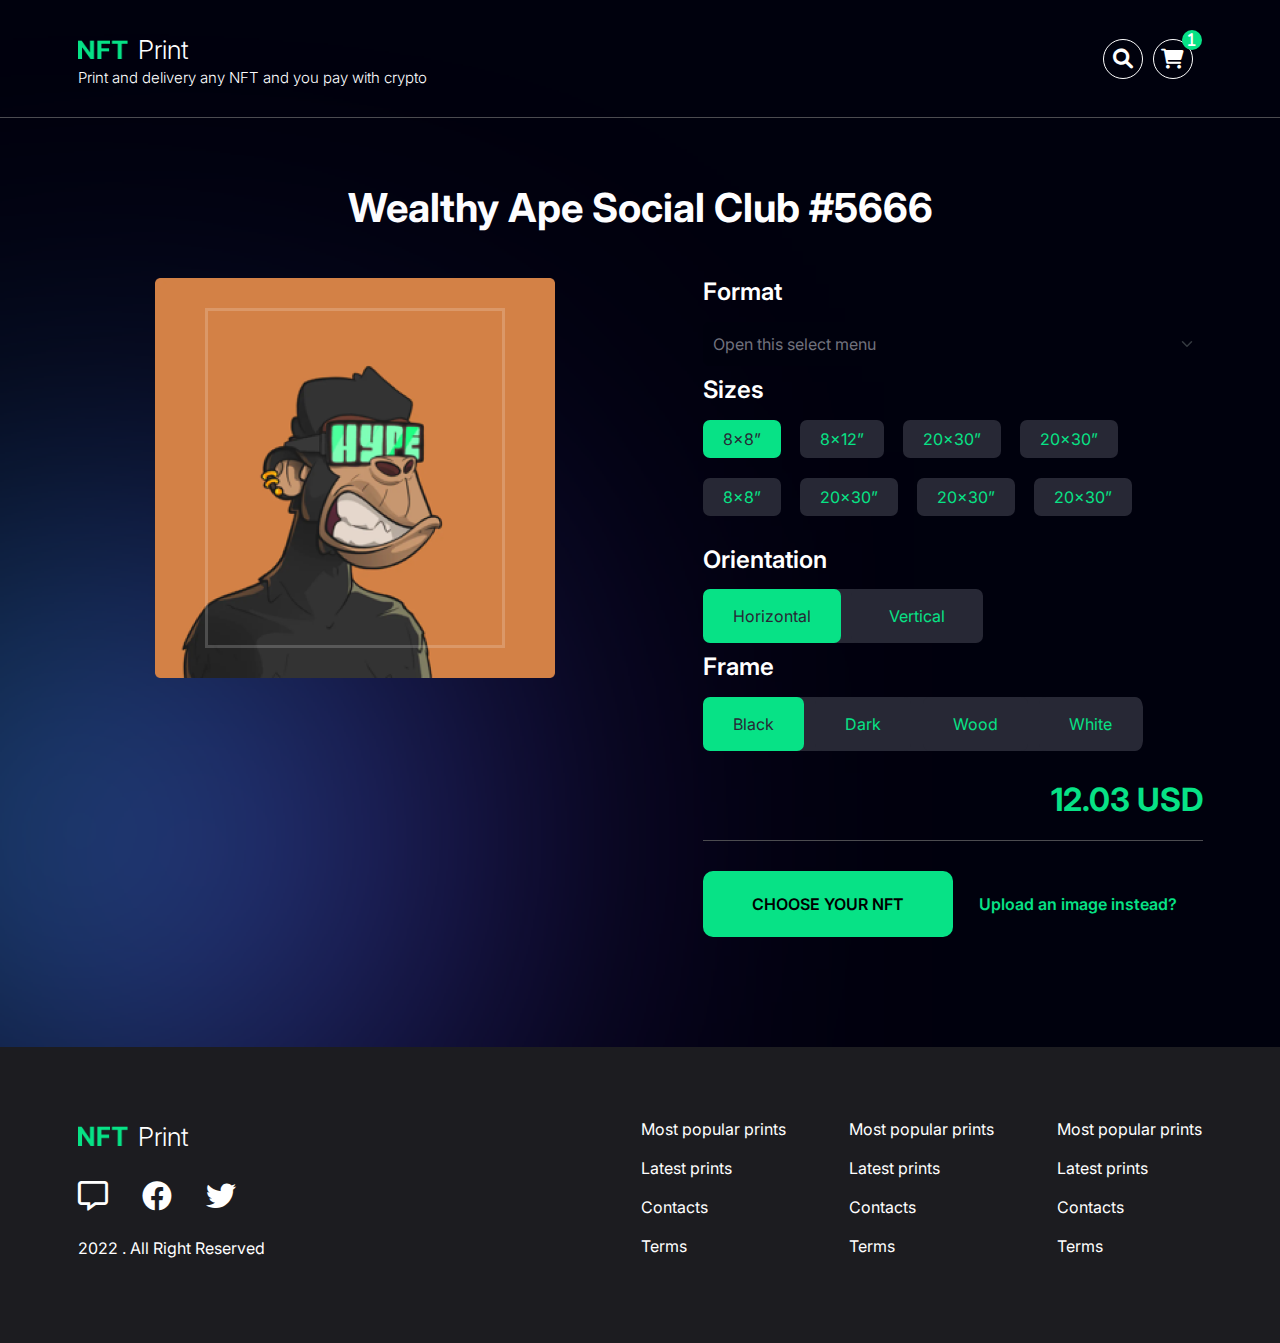
<file: formet.html>
<!DOCTYPE html>
<html lang="en">
   <head>
      <meta charset="utf-8">
      <meta name="viewport" content="width=device-width, initial-scale=1">
      <title>Formet</title>
      <link rel="icon" href="assets/images/favicon.png">
      <link rel="apple-touch-icon" href="assets/images/favicon.png">
      <!-- Font Awesome CSS -->
      <link rel="stylesheet"  href="assets/css/font-awesome.min.css">
      <!-- Owl Carousel CSS -->
      <link rel="stylesheet"  href="assets/css/owl.theme.default.min.css">
      <link rel="stylesheet"  href="assets/css/owl.carousel.min.css">
      <!-- Bootstrap CSS -->
      <link rel="stylesheet"  href="assets/css/bootstrap.min.css">
      <!-- Style CSS -->
      <link rel="stylesheet"  href="assets/css/style.css">
      <!-- Responsive CSS -->
      <link rel="stylesheet"  href="assets/css/responsive.css">
   </head>
   <body>
      <div class="nft-header-area">
         <div class="container">
            <div class="row">
               <div class="col-12">
                  <div class="nft-logos">
                     <div class="nft-logo">
                        <div class="logo">
                           <a href="index.html"><img src="assets/images/favicon.png" alt="favicon"> <span class="stay">Print</span></a>
                        </div>
                        <div class="logo-content">
                           <h5>Print and delivery any NFT and you pay with crypto</h5>
                        </div>
                     </div>
                     <div class="header-serch">
                           <div class="header-icon">
                              <!-- <button class="glass"><i class="fa-solid fa-magnifying-glass"></i></button> -->
                              <form action="nft.html">
                                 <input type="search" placeholder="Searching.....">
                                 <button class="form-btn" type="submit"><i class="fa-solid fa-magnifying-glass"></i></button>
                              </form>
                              
                           </div>
                           <i class="fa-solid fa-magnifying-glass glass"></i>
                           <i class="fa-solid fa-cart-shopping glass"></i>
                         
                         
                     </div>
                  </div>
               </div>
            </div>
         </div>
      </div>
     <section class="club-area formets">
        <div class="container">
         <div class="row">
            <div class="col-12">
               <div class="club-header">
                  <h2>Wealthy Ape Social Club #5666</h2>
               </div>
            </div>
         </div>
           <div class="row">
              <div class="col-md-6">
                 <div class="edit-png formator">
                    <div class="png">
                       <img src="assets/images/hype.png" alt="hype">
                    </div>
                 </div>
  
              </div>
              <div class="col-md-6 nft-end">
                 <div class="button-area">
                  <div class="first-button">
                    <h2>Format</h2>
                      <select class="form-select" aria-label="Default select example">
                        <option selected>Open this select menu</option>
                        <option value="1">One</option>
                        <option value="2">Two</option>
                        <option value="3">Three</option>
                      </select>
                  </div>  
                  <div class="first-button">
                    <h2>Sizes</h2>
                    <button type="button" class="btn active">8x8”</button>
                    <button type="button" class="btn">8x12”</button>
                    <button type="button" class="btn">20x30”</button>
                    <button type="button" class="btn">20x30”</button>
                    <button type="button" class="btn">8x8”</button>
                    <button type="button" class="btn">20x30”</button>
                    <button type="button" class="btn">20x30”</button>
                    <button type="button" class="btn">20x30”</button>
                  </div>
                  <div class="first-button">
                     <h2>Orientation</h2>
                     <div class="hori">

                        <button type="button" class="btn active">Horizontal</button>
                        <button type="button" class="btn">Vertical</button>
                     </div>
                  </div>
                  <div class="first-button">
                     <h2>Frame</h2>
                     <div class="button-stap">

                        <button type="button" class="btn active">Black</button>
                        <button type="button" class="btn">Dark</button>
                        <button type="button" class="btn">Wood</button>
                        <button type="button" class="btn">White</button>
                     </div>
                  </div>


                 <div class="code-png">
                    <h2>12.03 USD</h2>
                 </div>
                 <div class="chose-nft">
                    <a class="nft-button" href="#">CHOOSE YOUR NFT</a>
                    <a href="#">Upload an image instead?</a>


                 </div>
                 </div>                 
              </div>
           </div>
        </div>
     </section>
    
      <footer class="footer-area">
         <div class="container">
            <div class="row">
               <div class="col-12">
                  <div class="footer">
                     <div class="socal-icon">
                        <div class="logo">
                           <a href="#"><img src="assets/images/favicon.png" alt="favicon"> <span class="stay">Print</span></a>
                        </div>
                        
                        <div class="icons">
                           <div class="icon">
                              <i class="fa-regular fa-message"></i>
                              <i class="fa-brands fa-facebook"></i>
                              <i class="fa-brands fa-twitter"></i>
                           </div>
                        </div>
                        <div class="copy-write">
                           <p>2022 . All Right Reserved</p>
                        </div>
                     </div>
                     <div class="terms">
                        <ul>
                           <li><a href="#">Most popular prints</a></li>
                           <li><a href="#">Latest prints</a></li>
                           <li><a href="#">Contacts</a></li>
                           <li><a href="#">Terms</a></li>
                        </ul>
                     </div>
                     <div class="terms">
                        <ul>
                           <li><a href="#">Most popular prints</a></li>
                           <li><a href="#">Latest prints</a></li>
                           <li><a href="#">Contacts</a></li>
                           <li><a href="#">Terms</a></li>
                        </ul>
                     </div>
                     <div class="terms">
                        <ul>
                           <li><a href="#">Most popular prints</a></li>
                           <li><a href="#">Latest prints</a></li>
                           <li><a href="#">Contacts</a></li>
                           <li><a href="#">Terms</a></li>
                        </ul>
                     </div>
                  </div>
               </div>
            </div>
         </div>
      </footer>
      <!-- jQuery Js -->
      <script src="assets/js/jquery-3.6.0.min.js"></script>
      <!-- Bootstrap Bundle Js -->
      <script src="assets/js/bootstrap.bundle.min.js"></script> 
      <!-- Owl carousel Js -->
      <script src="assets/js/owl.carousel.min.js"></script>
      <!-- Custom Js file - main.js - custom.js - scripts.js -->
      <script src="assets/js/scripts.js"></script>
   </body>
</html>
</file>
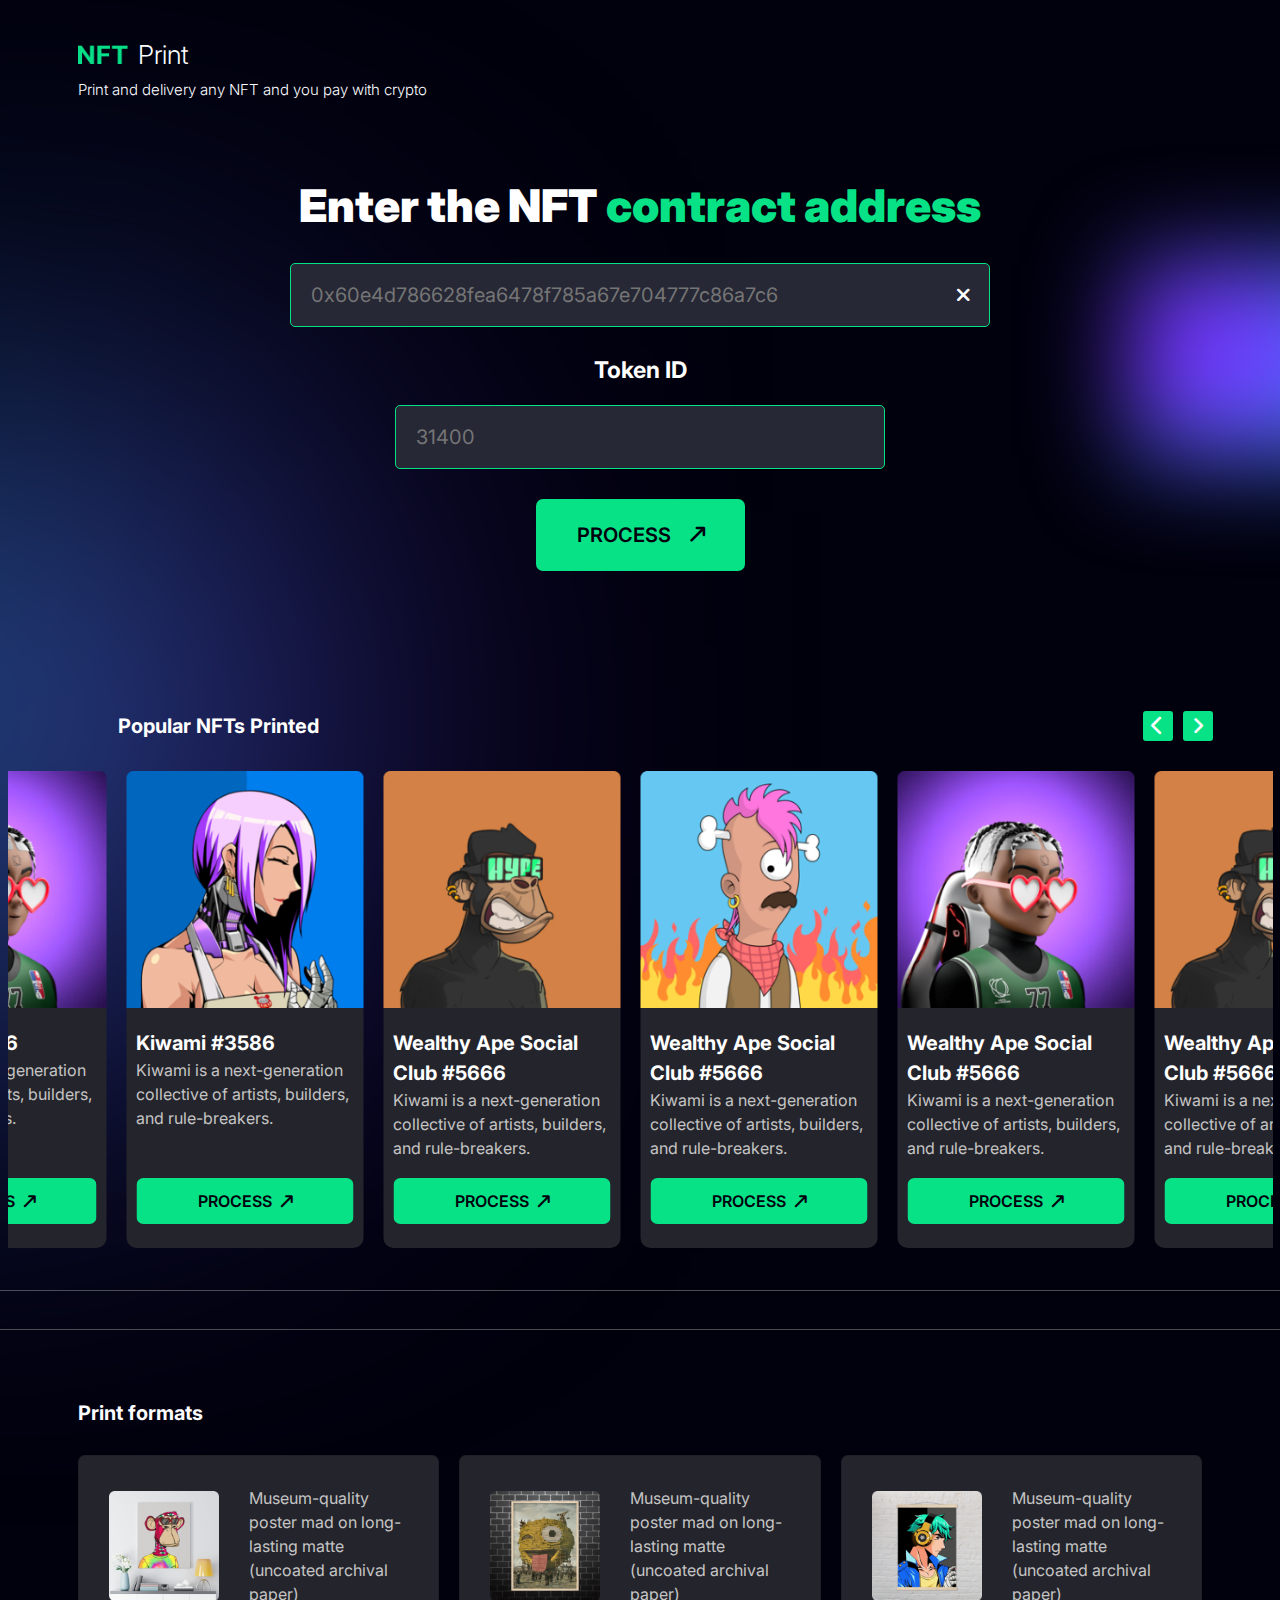
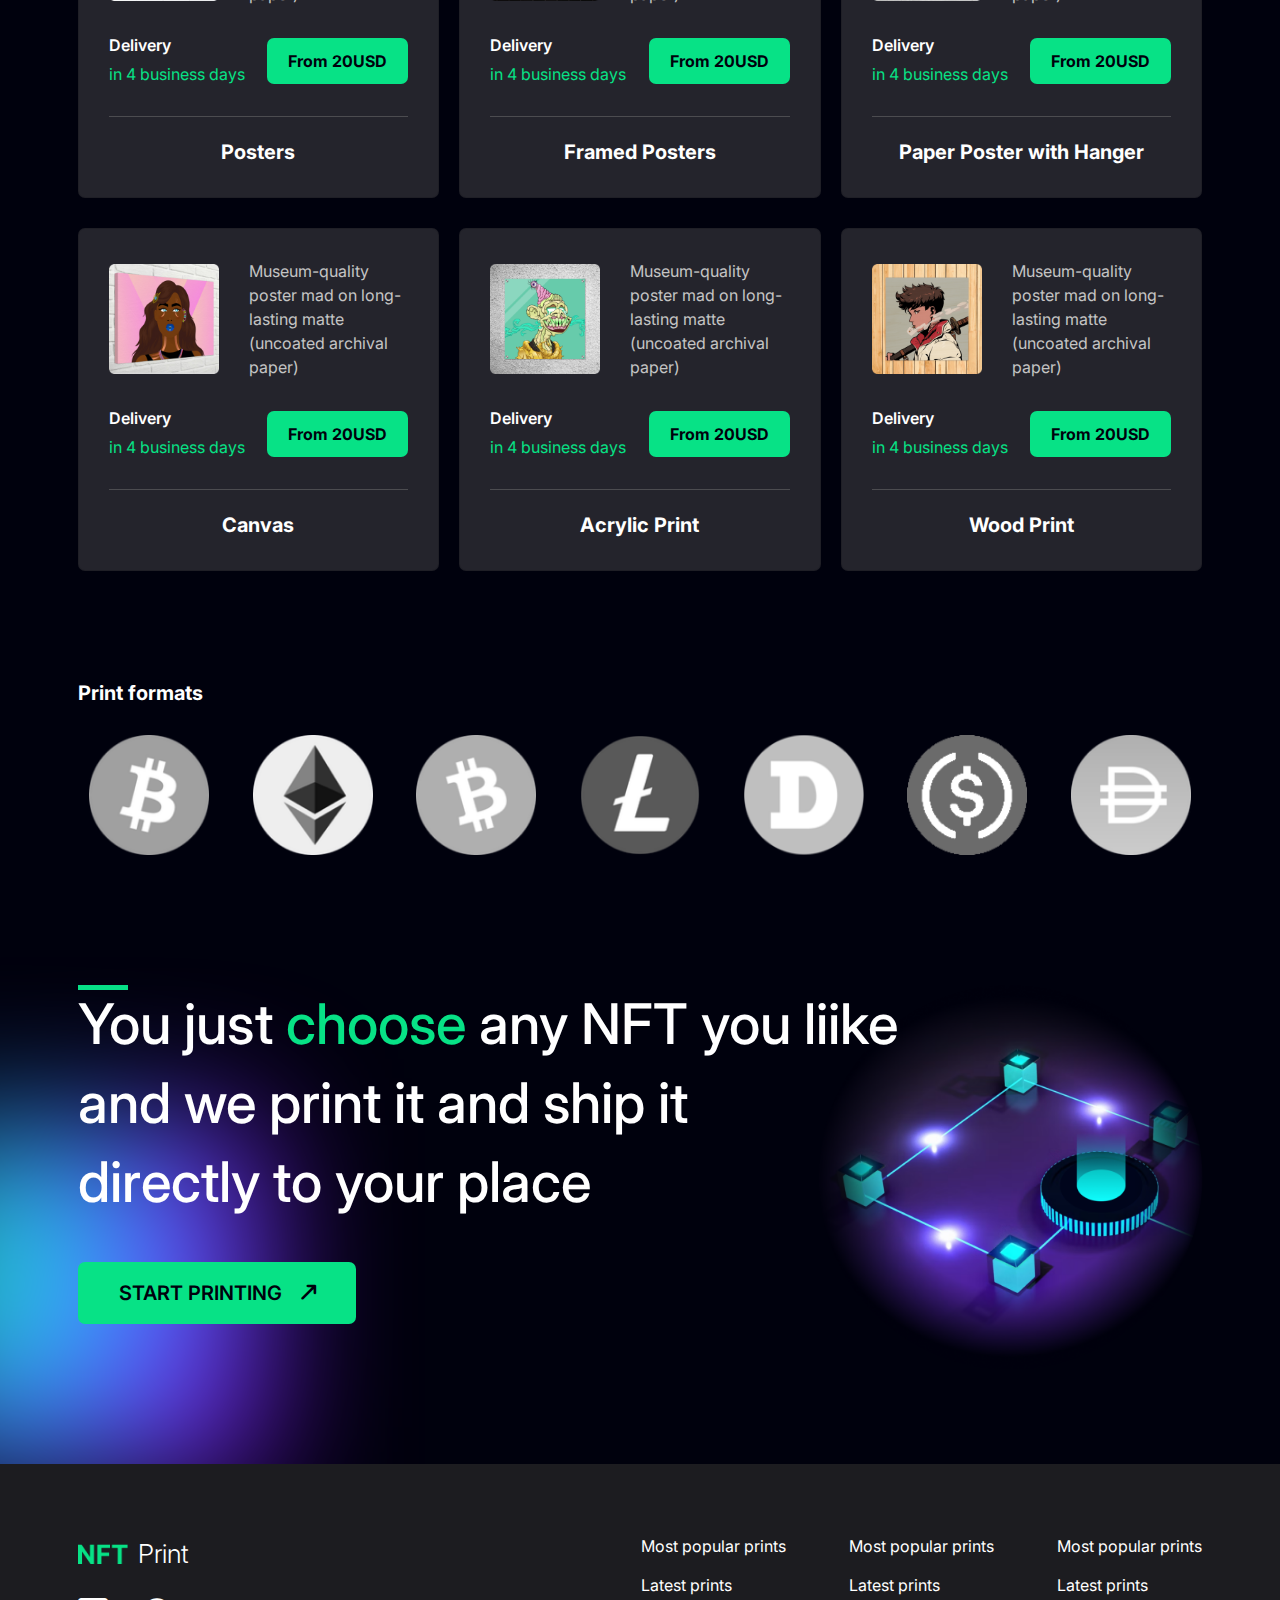
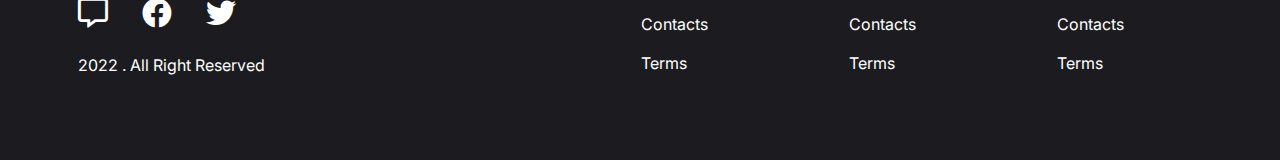
<file: inter.html>
<!DOCTYPE html>
<html lang="en">
   <head>
      <meta charset="utf-8">
      <meta name="viewport" content="width=device-width, initial-scale=1">
      <title>Enter</title>
      <link rel="icon" href="assets/images/favicon.png">
      <link rel="apple-touch-icon" href="assets/images/favicon.png">
      <!-- Font Awesome CSS -->
      <link rel="stylesheet"  href="assets/css/font-awesome.min.css">
      <!-- Owl Carousel CSS -->
      <link rel="stylesheet"  href="assets/css/owl.theme.default.min.css">
      <link rel="stylesheet"  href="assets/css/owl.carousel.min.css">
      <!-- Bootstrap CSS -->
      <link rel="stylesheet"  href="assets/css/bootstrap.min.css">
      <!-- Style CSS -->
      <link rel="stylesheet"  href="assets/css/style.css">
      <!-- Responsive CSS -->
      <link rel="stylesheet"  href="assets/css/responsive.css">
   </head>
   <body>
      <header class="header-area">
         <div class="container">
            <div class="row">
               <div class="col-md-12">
                  <div class="logo">
                     <a href="index.html"><img src="assets/images/favicon.png" alt="favicon"> <span class="stay">Print</span></a>
                  </div>
                  <div class="logo-content">
                     <h5>Print and delivery any NFT and you pay with crypto</h5>
                  </div>
               </div>
            </div>
            <div class="row">
               <div class="col-md-12">
                  <div class="header-form enter">
                     <h1><span>Enter the NFT</span> contract address</h1>
                     <form action="inter.html">
                        <div class="enters"><input type="search" placeholder="0x60e4d786628fea6478f785a67e704777c86a7c6">
                           <i class="fa-solid fa-xmark"></i>
                        </div>
                        <h3>Token ID</h3>
                        <input type="text" placeholder="31400">
                        <button type="submit" class="btn"><span>PROCESS</span><i class="fa-solid fa-arrow-up-long"></i></button>
                     </form>
                  </div>
               </div>
            </div>
         </div>
      </header>
      <section class="header-content-area">
         <div class="container-fluid">
            <div class="row">
               <div class="col-12">
                  <div class="printed">
                     <h4>Popular NFTs Printed</h4>
                  </div>
               </div>
            </div>
            <div class="row">
               <div class="col-12">
                  <div class="popular-carousel owl-carousel owl-theme">
                     <div class="popular-item">
                        <div class="popular-img">
                           <img src="assets/images/popular/1.png" alt="popular-image">
                        </div>
                        <div class="popular-content">
                           <div class="wealthy">
                              <h4>Kiwami #3586</h4>
                              <p>Kiwami is a next-generation collective of artists, builders, and rule-breakers.</p>
                           </div>
                           <button type="button" class="btn"><span>PROCESS</span><i class="fa-solid fa-arrow-up-long"></i></button>
                        </div>
                     </div>
                     <div class="popular-item">
                        <div class="popular-img">
                           <img src="assets/images/popular/2.png" alt="popular-image">
                        </div>
                        <div class="popular-content">
                           <div class="wealthy">
                              <h4>Wealthy Ape Social Club #5666</h4>
                              <p>Kiwami is a next-generation collective of artists, builders, and rule-breakers.</p>
                           </div>
                           <button type="button" class="btn"><span>PROCESS</span><i class="fa-solid fa-arrow-up-long"></i></button>
                        </div>
                     </div>
                     <div class="popular-item">
                        <div class="popular-img">
                           <img src="assets/images/popular/3.png" alt="popular-image">
                        </div>
                        <div class="popular-content">
                           <div class="wealthy">
                              <h4>Wealthy Ape Social Club #5666</h4>
                              <p>Kiwami is a next-generation collective of artists, builders, and rule-breakers.</p>
                           </div>
                           <button type="button" class="btn"><span>PROCESS</span><i class="fa-solid fa-arrow-up-long"></i></button>
                        </div>
                     </div>
                     <div class="popular-item">
                        <div class="popular-img">
                           <img src="assets/images/popular/4.png" alt="popular-image">
                        </div>
                        <div class="popular-content">
                           <div class="wealthy">
                              <h4>Wealthy Ape Social Club #5666</h4>
                              <p>Kiwami is a next-generation collective of artists, builders, and rule-breakers.</p>
                           </div>
                           <button type="button" class="btn"><span>PROCESS</span><i class="fa-solid fa-arrow-up-long"></i></button>
                        </div>
                     </div>
                     <div class="popular-item">
                        <div class="popular-img">
                           <img src="assets/images/popular/2.png" alt="popular-image">
                        </div>
                        <div class="popular-content">
                           <div class="wealthy">
                              <h4>Wealthy Ape Social Club #5666</h4>
                              <p>Kiwami is a next-generation collective of artists, builders, and rule-breakers.</p>
                           </div>
                           <button type="button" class="btn"><span>PROCESS</span><i class="fa-solid fa-arrow-up-long"></i></button>
                        </div>
                     </div>
                     <div class="popular-item">
                        <div class="popular-img">
                           <img src="assets/images/popular/3.png" alt="popular-image">
                        </div>
                        <div class="popular-content">
                           <div class="wealthy">
                              <h4>Kiwami #3586</h4>
                              <p>Kiwami is a next-generation collective of artists, builders, and rule-breakers.</p>
                           </div>
                           <button type="button" class="btn"><span>PROCESS</span><i class="fa-solid fa-arrow-up-long"></i></button>
                        </div>
                     </div>
                     <div class="popular-item">
                        <div class="popular-img">
                           <img src="assets/images/popular/4.png" alt="popular-image">
                        </div>
                        <div class="popular-content">
                           <div class="wealthy">
                              <h4>Kiwami #3586</h4>
                              <p>Kiwami is a next-generation collective of artists, builders, and rule-breakers.</p>
                           </div>
                           <button type="button" class="btn"><span>PROCESS</span><i class="fa-solid fa-arrow-up-long"></i></button>
                        </div>
                     </div>
                  </div>
               </div>
            </div>
         </div>
      </section>
      <section class="formet-area">
         <div class="container">
            <div class="row">
               <div class="col-12">
                  <div class="formets">
                     <h4>Print formats</h4>
                  </div>
               </div>
            </div>
            <div class="row">
               <div class="col-12 tatu-area">
                  <div class="thumnail card">
                     <div class="card-body">
                        <div class="thumb-img">
                           <div class="tatu-img">
                              <img src="assets/images/thumb/1.png" alt="thumb-img">
                           </div>
                           <div class="tatu-content">
                              <p>Museum-quality poster mad on long-lasting matte (uncoated archival paper)</p>
                           </div>
                        </div>
                        <div class="delivary">
                           <div class="deli-content">
                              <h5>Delivery</h5>
                              <p>in 4 business days</p>
                           </div>
                           <div class="from-link">
                              <a class="btn" href="#">From 20USD</a>
                           </div>
                        </div>
                        <a class="link stretched-link" href="#">Posters</a>
                     </div>
                  </div>
                  <div class="thumnail card">
                     <div class="card-body">
                        <div class="thumb-img">
                           <div class="tatu-img">
                              <img src="assets/images/thumb/2.png" alt="thumb-img">
                           </div>
                           <div class="tatu-content">
                              <p>Museum-quality poster mad on long-lasting matte (uncoated archival paper)</p>
                           </div>
                        </div>
                        <div class="delivary">
                           <div class="deli-content">
                              <h5>Delivery</h5>
                              <p>in 4 business days</p>
                           </div>
                           <div class="from-link">
                              <a class="btn" href="#">From 20USD</a>
                           </div>
                        </div>
                        <a class="link stretched-link" href="#">Framed Posters</a>
                     </div>
                  </div>
                  <div class="thumnail card">
                     <div class="card-body">
                        <div class="thumb-img">
                           <div class="tatu-img">
                              <img src="assets/images/thumb/3.png" alt="thumb-img">
                           </div>
                           <div class="tatu-content">
                              <p>Museum-quality poster mad on long-lasting matte (uncoated archival paper)</p>
                           </div>
                        </div>
                        <div class="delivary">
                           <div class="deli-content">
                              <h5>Delivery</h5>
                              <p>in 4 business days</p>
                           </div>
                           <div class="from-link">
                              <a class="btn" href="#">From 20USD</a>
                           </div>
                        </div>
                        <a class="link stretched-link" href="#">Paper Poster with Hanger</a>
                     </div>
                  </div>
                  <div class="thumnail card">
                     <div class="card-body">
                        <div class="thumb-img">
                           <div class="tatu-img">
                              <img src="assets/images/thumb/4.png" alt="thumb-img">
                           </div>
                           <div class="tatu-content">
                              <p>Museum-quality poster mad on long-lasting matte (uncoated archival paper)</p>
                           </div>
                        </div>
                        <div class="delivary">
                           <div class="deli-content">
                              <h5>Delivery</h5>
                              <p>in 4 business days</p>
                           </div>
                           <div class="from-link">
                              <a class="btn" href="#">From 20USD</a>
                           </div>
                        </div>
                        <a class="link stretched-link" href="#">Canvas</a>
                     </div>
                  </div>
                  <div class="thumnail card">
                     <div class="card-body">
                        <div class="thumb-img">
                           <div class="tatu-img">
                              <img src="assets/images/thumb/5.png" alt="thumb-img">
                           </div>
                           <div class="tatu-content">
                              <p>Museum-quality poster mad on long-lasting matte (uncoated archival paper)</p>
                           </div>
                        </div>
                        <div class="delivary">
                           <div class="deli-content">
                              <h5>Delivery</h5>
                              <p>in 4 business days</p>
                           </div>
                           <div class="from-link">
                              <a class="btn" href="#">From 20USD</a>
                           </div>
                        </div>
                        <a class="link stretched-link" href="#">Acrylic Print</a>
                     </div>
                  </div>
                  <div class="thumnail card">
                     <div class="card-body">
                        <div class="thumb-img">
                           <div class="tatu-img">
                              <img src="assets/images/thumb/6.png" alt="thumb-img">
                           </div>
                           <div class="tatu-content">
                              <p>Museum-quality poster mad on long-lasting matte (uncoated archival paper)</p>
                           </div>
                        </div>
                        <div class="delivary">
                           <div class="deli-content">
                              <h5>Delivery</h5>
                              <p>in 4 business days</p>
                           </div>
                           <div class="from-link">
                              <a class="btn" href="#">From 20USD</a>
                           </div>
                        </div>
                        <a class="link stretched-link" href="#">Wood Print</a>
                     </div>
                  </div>
               </div>
            </div>
         </div>
      </section>
      <section class="filter-area">
         <div class="container">
            <div class="row">
               <div class="col">
                  <div class="formets">
                     <h4>Print formats</h4>
                  </div>
               </div>
            </div>
            <div class="row">
               <div class="col-12">
                  <div class="cryptos">
                     <div class="cry">
                        <img src="assets/images/cryptos/1.png" alt="cryptos-images">
                     </div>
                     <div class="cry">
                        <img src="assets/images/cryptos/2.png" alt="cryptos-images">
                     </div>
                     <div class="cry">
                        <img src="assets/images/cryptos/3.png" alt="cryptos-images">
                     </div>
                     <div class="cry">
                        <img src="assets/images/cryptos/4.png" alt="cryptos-images">
                     </div>
                     <div class="cry">
                        <img src="assets/images/cryptos/5.png" alt="cryptos-images">
                     </div>
                     <div class="cry">
                        <img src="assets/images/cryptos/6.png" alt="cryptos-images">
                     </div>
                     <div class="cry">
                        <img src="assets/images/cryptos/7.png" alt="cryptos-images">
                     </div>
                  </div>
               </div>
            </div>
         </div>
      </section>
      <section class="clip-path-area">
         <div class="container">
            <div class="row">
               <div class="col-12">
                  <div class="choose-area">
                     <img src="assets/images/1.png" alt="chose">
                     <div class="chose-content">
                        <h2>You just <a href="#">choose</a> any NFT you liike and we print it and ship it directly to your place</h2>
                        <button type="button" class="btn"><span>START PRINTING</span><i class="fa-solid fa-arrow-up-long"></i></button>
                     </div>
                  </div>
               </div>
            </div>
         </div>
      </section>
      <footer class="footer-area">
         <div class="container">
            <div class="row">
               <div class="col-12">
                  <div class="footer">
                     <div class="socal-icon">
                        <div class="logo">
                           <a href="#"><img src="assets/images/favicon.png" alt="favicon"> <span class="stay">Print</span></a>
                        </div>
                        
                        <div class="icons">
                           <div class="icon">
                              <i class="fa-regular fa-message"></i>
                              <i class="fa-brands fa-facebook"></i>
                              <i class="fa-brands fa-twitter"></i>
                           </div>
                        </div>
                        <div class="copy-write">
                           <p>2022 . All Right Reserved</p>
                        </div>
                     </div>
                     <div class="terms">
                        <ul>
                           <li><a href="#">Most popular prints</a></li>
                           <li><a href="#">Latest prints</a></li>
                           <li><a href="#">Contacts</a></li>
                           <li><a href="#">Terms</a></li>
                        </ul>
                     </div>
                     <div class="terms">
                        <ul>
                           <li><a href="#">Most popular prints</a></li>
                           <li><a href="#">Latest prints</a></li>
                           <li><a href="#">Contacts</a></li>
                           <li><a href="#">Terms</a></li>
                        </ul>
                     </div>
                     <div class="terms">
                        <ul>
                           <li><a href="#">Most popular prints</a></li>
                           <li><a href="#">Latest prints</a></li>
                           <li><a href="#">Contacts</a></li>
                           <li><a href="#">Terms</a></li>
                        </ul>
                     </div>
                  </div>
               </div>
            </div>
         </div>
      </footer>
      <!-- jQuery Js -->
      <script src="assets/js/jquery-3.6.0.min.js"></script>
      <!-- Bootstrap Bundle Js -->
      <script src="assets/js/bootstrap.bundle.min.js"></script> 
      <!-- Owl carousel Js -->
      <script src="assets/js/owl.carousel.min.js"></script>
      <!-- Custom Js file - main.js - custom.js - scripts.js -->
      <script src="assets/js/scripts.js"></script>
   </body>
</html>
</file>
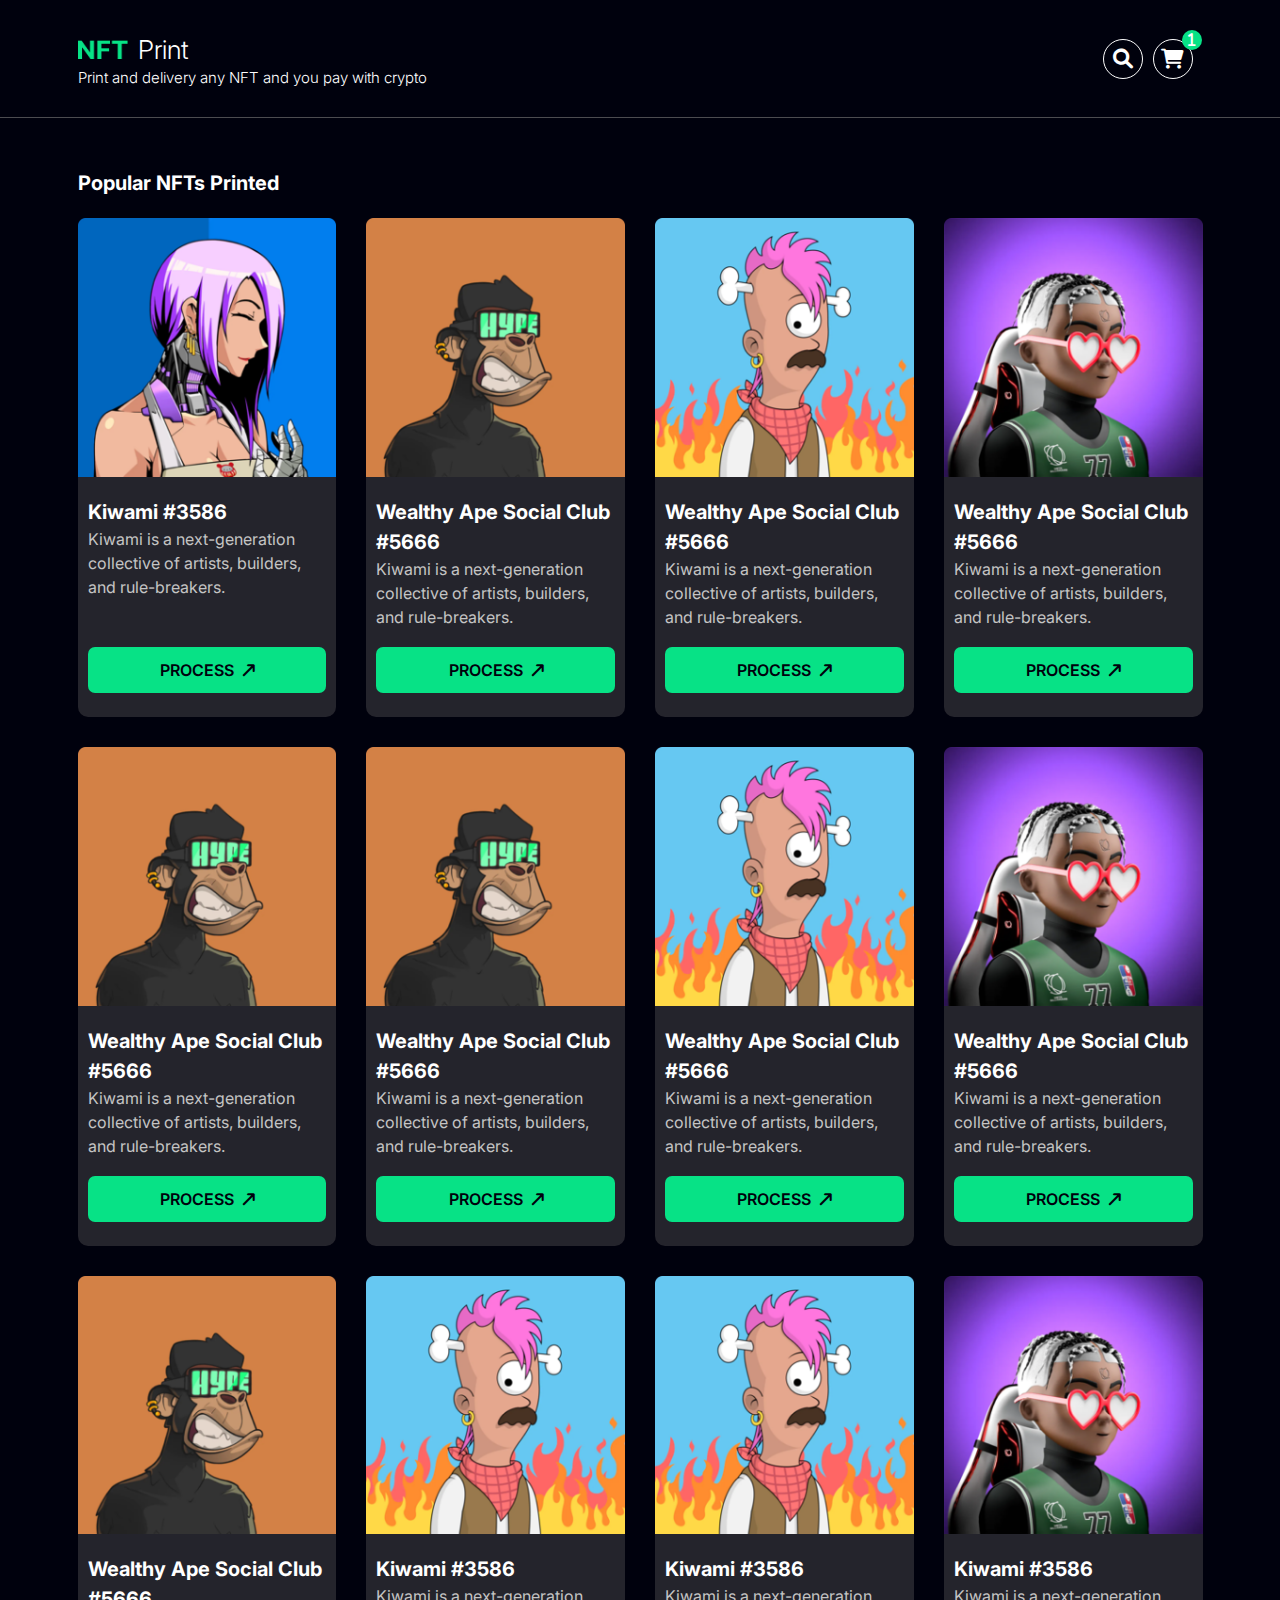
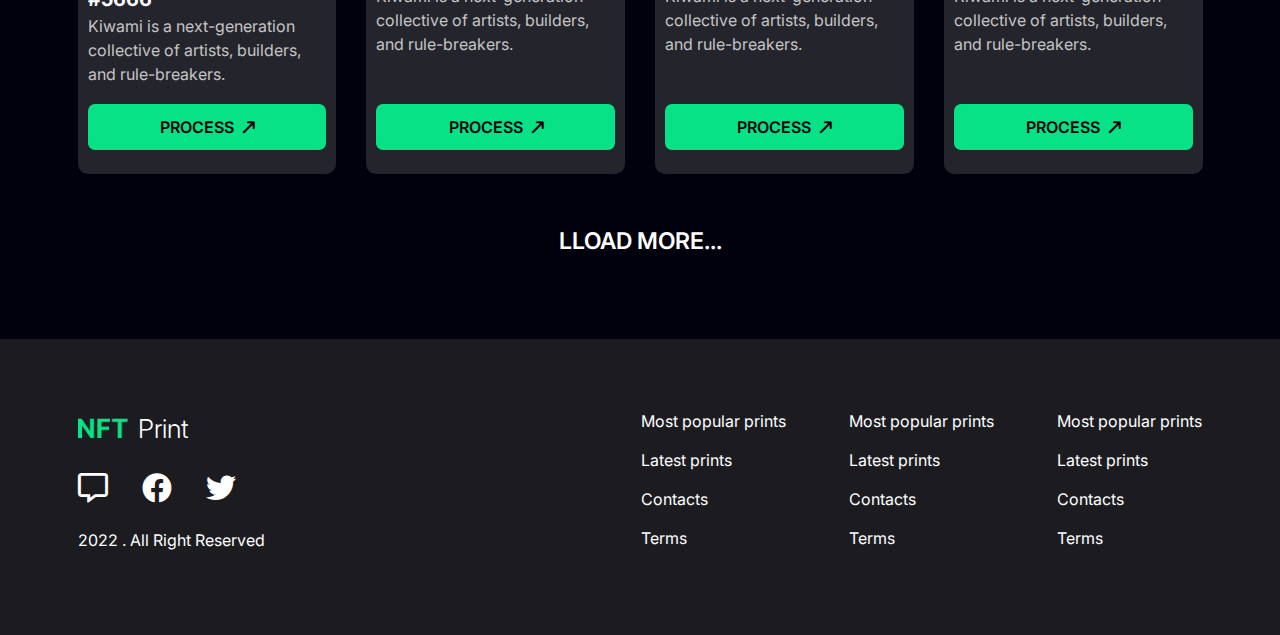
<file: nft.html>
<!DOCTYPE html>
<html lang="en">
   <head>
      <meta charset="utf-8">
      <meta name="viewport" content="width=device-width, initial-scale=1">
      <title>nft</title>
      <link rel="icon" href="assets/images/favicon.png">
      <link rel="apple-touch-icon" href="assets/images/favicon.png">
      <!-- Font Awesome CSS -->
      <link rel="stylesheet"  href="assets/css/font-awesome.min.css">
      <!-- Owl Carousel CSS -->
      <link rel="stylesheet"  href="assets/css/owl.theme.default.min.css">
      <link rel="stylesheet"  href="assets/css/owl.carousel.min.css">
      <!-- Bootstrap CSS -->
      <link rel="stylesheet"  href="assets/css/bootstrap.min.css">
      <!-- Style CSS -->
      <link rel="stylesheet"  href="assets/css/style.css">
      <!-- Responsive CSS -->
      <link rel="stylesheet"  href="assets/css/responsive.css">
   </head>
   <body>
      <div class="nft-header-area">
         <div class="container">
            <div class="row">
               <div class="col-12">
                  <div class="nft-logos">
                     <div class="nft-logo">
                        <div class="logo">
                           <a href="index.html"><img src="assets/images/favicon.png" alt="favicon"> <span class="stay">Print</span></a>
                        </div>
                        <div class="logo-content">
                           <h5>Print and delivery any NFT and you pay with crypto</h5>
                        </div>
                     </div>
                     <div class="header-serch">
                           <div class="header-icon">
                              <!-- <button class="glass"><i class="fa-solid fa-magnifying-glass"></i></button> -->
                              <form action="nft.html">
                                 <input type="search" placeholder="Searching.....">
                                 <button class="form-btn" type="submit"><i class="fa-solid fa-magnifying-glass"></i></button>
                              </form>
                              
                           </div>
                           <i class="fa-solid fa-magnifying-glass glass"></i>
                           <i class="fa-solid fa-cart-shopping glass"></i>
                         
                         
                     </div>
                  </div>
               </div>
            </div>
         </div>
      </div>
      <section class="header-content-area nfter">
         <div class="container">
            <div class="row">
               <div class="col-12">
                  <div class="printed">
                     <h4>Popular NFTs Printed</h4>
                  </div>
               </div>
            </div>
            <div class="row">
               <div class="col-12">
                  <div class="gallary">
                     <div class="popular-item">
                        <div class="popular-img">
                           <img src="assets/images/popular/1.png" alt="popular-image">
                        </div>
                        <div class="popular-content">
                           <div class="wealthy">
                              <h4>Kiwami #3586</h4>
                              <p>Kiwami is a next-generation collective of artists, builders, and rule-breakers.</p>
                           </div>
                           <button type="button" class="btn"><span>PROCESS</span><i class="fa-solid fa-arrow-up-long"></i></button>
                        </div>
                     </div>
                     <div class="popular-item">
                        <div class="popular-img">
                           <img src="assets/images/popular/2.png" alt="popular-image">
                        </div>
                        <div class="popular-content">
                           <div class="wealthy">
                              <h4>Wealthy Ape Social Club #5666</h4>
                              <p>Kiwami is a next-generation collective of artists, builders, and rule-breakers.</p>
                           </div>
                           <button type="button" class="btn"><span>PROCESS</span><i class="fa-solid fa-arrow-up-long"></i></button>
                        </div>
                     </div>
                     <div class="popular-item">
                        <div class="popular-img">
                           <img src="assets/images/popular/3.png" alt="popular-image">
                        </div>
                        <div class="popular-content">
                           <div class="wealthy">
                              <h4>Wealthy Ape Social Club #5666</h4>
                              <p>Kiwami is a next-generation collective of artists, builders, and rule-breakers.</p>
                           </div>
                           <button type="button" class="btn"><span>PROCESS</span><i class="fa-solid fa-arrow-up-long"></i></button>
                        </div>
                     </div>
                     <div class="popular-item">
                        <div class="popular-img">
                           <img src="assets/images/popular/4.png" alt="popular-image">
                        </div>
                        <div class="popular-content">
                           <div class="wealthy">
                              <h4>Wealthy Ape Social Club #5666</h4>
                              <p>Kiwami is a next-generation collective of artists, builders, and rule-breakers.</p>
                           </div>
                           <button type="button" class="btn"><span>PROCESS</span><i class="fa-solid fa-arrow-up-long"></i></button>
                        </div>
                     </div>
                     <div class="popular-item">
                        <div class="popular-img">
                           <img src="assets/images/popular/2.png" alt="popular-image">
                        </div>
                        <div class="popular-content">
                           <div class="wealthy">
                              <h4>Wealthy Ape Social Club #5666</h4>
                              <p>Kiwami is a next-generation collective of artists, builders, and rule-breakers.</p>
                           </div>
                           <button type="button" class="btn"><span>PROCESS</span><i class="fa-solid fa-arrow-up-long"></i></button>
                        </div>
                     </div><div class="popular-item">
                        <div class="popular-img">
                           <img src="assets/images/popular/2.png" alt="popular-image">
                        </div>
                        <div class="popular-content">
                           <div class="wealthy">
                              <h4>Wealthy Ape Social Club #5666</h4>
                              <p>Kiwami is a next-generation collective of artists, builders, and rule-breakers.</p>
                           </div>
                           <button type="button" class="btn"><span>PROCESS</span><i class="fa-solid fa-arrow-up-long"></i></button>
                        </div>
                     </div>
                     <div class="popular-item">
                        <div class="popular-img">
                           <img src="assets/images/popular/3.png" alt="popular-image">
                        </div>
                        <div class="popular-content">
                           <div class="wealthy">
                              <h4>Wealthy Ape Social Club #5666</h4>
                              <p>Kiwami is a next-generation collective of artists, builders, and rule-breakers.</p>
                           </div>
                           <button type="button" class="btn"><span>PROCESS</span><i class="fa-solid fa-arrow-up-long"></i></button>
                        </div>
                     </div>
                     <div class="popular-item">
                        <div class="popular-img">
                           <img src="assets/images/popular/4.png" alt="popular-image">
                        </div>
                        <div class="popular-content">
                           <div class="wealthy">
                              <h4>Wealthy Ape Social Club #5666</h4>
                              <p>Kiwami is a next-generation collective of artists, builders, and rule-breakers.</p>
                           </div>
                           <button type="button" class="btn"><span>PROCESS</span><i class="fa-solid fa-arrow-up-long"></i></button>
                        </div>
                     </div>
                     <div class="popular-item">
                        <div class="popular-img">
                           <img src="assets/images/popular/2.png" alt="popular-image">
                        </div>
                        <div class="popular-content">
                           <div class="wealthy">
                              <h4>Wealthy Ape Social Club #5666</h4>
                              <p>Kiwami is a next-generation collective of artists, builders, and rule-breakers.</p>
                           </div>
                           <button type="button" class="btn"><span>PROCESS</span><i class="fa-solid fa-arrow-up-long"></i></button>
                        </div>
                     </div>
                     <div class="popular-item">
                        <div class="popular-img">
                           <img src="assets/images/popular/3.png" alt="popular-image">
                        </div>
                        <div class="popular-content">
                           <div class="wealthy">
                              <h4>Kiwami #3586</h4>
                              <p>Kiwami is a next-generation collective of artists, builders, and rule-breakers.</p>
                           </div>
                           <button type="button" class="btn"><span>PROCESS</span><i class="fa-solid fa-arrow-up-long"></i></button>
                        </div>
                     </div>
                     <div class="popular-item">
                        <div class="popular-img">
                           <img src="assets/images/popular/3.png" alt="popular-image">
                        </div>
                        <div class="popular-content">
                           <div class="wealthy">
                              <h4>Kiwami #3586</h4>
                              <p>Kiwami is a next-generation collective of artists, builders, and rule-breakers.</p>
                           </div>
                           <button type="button" class="btn"><span>PROCESS</span><i class="fa-solid fa-arrow-up-long"></i></button>
                        </div>
                     </div>
                     <div class="popular-item">
                        <div class="popular-img">
                           <img src="assets/images/popular/4.png" alt="popular-image">
                        </div>
                        <div class="popular-content">
                           <div class="wealthy">
                              <h4>Kiwami #3586</h4>
                              <p>Kiwami is a next-generation collective of artists, builders, and rule-breakers.</p>
                           </div>
                           <button type="button" class="btn"><span>PROCESS</span><i class="fa-solid fa-arrow-up-long"></i></button>
                        </div>
                     </div>
                  </div>
               </div>
            </div>
            <div class="row"> 
               <div class="col-12">
                  <div class="load-more">
                     <a href="#">LLOAD MORE...</a>
                  </div>   
               </div>           
            </div>   
         </div>
      </section>
      <footer class="footer-area">
         <div class="container">
            <div class="row">
               <div class="col-12">
                  <div class="footer">
                     <div class="socal-icon">
                        <div class="logo">
                           <a href="#"><img src="assets/images/favicon.png" alt="favicon"> <span class="stay">Print</span></a>
                        </div>
                        
                        <div class="icons">
                           <div class="icon">
                              <i class="fa-regular fa-message"></i>
                              <i class="fa-brands fa-facebook"></i>
                              <i class="fa-brands fa-twitter"></i>
                           </div>
                        </div>
                        <div class="copy-write">
                           <p>2022 . All Right Reserved</p>
                        </div>
                     </div>
                     <div class="terms">
                        <ul>
                           <li><a href="#">Most popular prints</a></li>
                           <li><a href="#">Latest prints</a></li>
                           <li><a href="#">Contacts</a></li>
                           <li><a href="#">Terms</a></li>
                        </ul>
                     </div>
                     <div class="terms">
                        <ul>
                           <li><a href="#">Most popular prints</a></li>
                           <li><a href="#">Latest prints</a></li>
                           <li><a href="#">Contacts</a></li>
                           <li><a href="#">Terms</a></li>
                        </ul>
                     </div>
                     <div class="terms">
                        <ul>
                           <li><a href="#">Most popular prints</a></li>
                           <li><a href="#">Latest prints</a></li>
                           <li><a href="#">Contacts</a></li>
                           <li><a href="#">Terms</a></li>
                        </ul>
                     </div>
                  </div>
               </div>
            </div>
         </div>
      </footer>
      <!-- jQuery Js -->
      <script src="assets/js/jquery-3.6.0.min.js"></script>
      <!-- Bootstrap Bundle Js -->
      <script src="assets/js/bootstrap.bundle.min.js"></script> 
      <!-- Owl carousel Js -->
      <script src="assets/js/owl.carousel.min.js"></script>
      <!-- Custom Js file - main.js - custom.js - scripts.js -->
      <script src="assets/js/scripts.js"></script>
   </body>
</html>
</file>
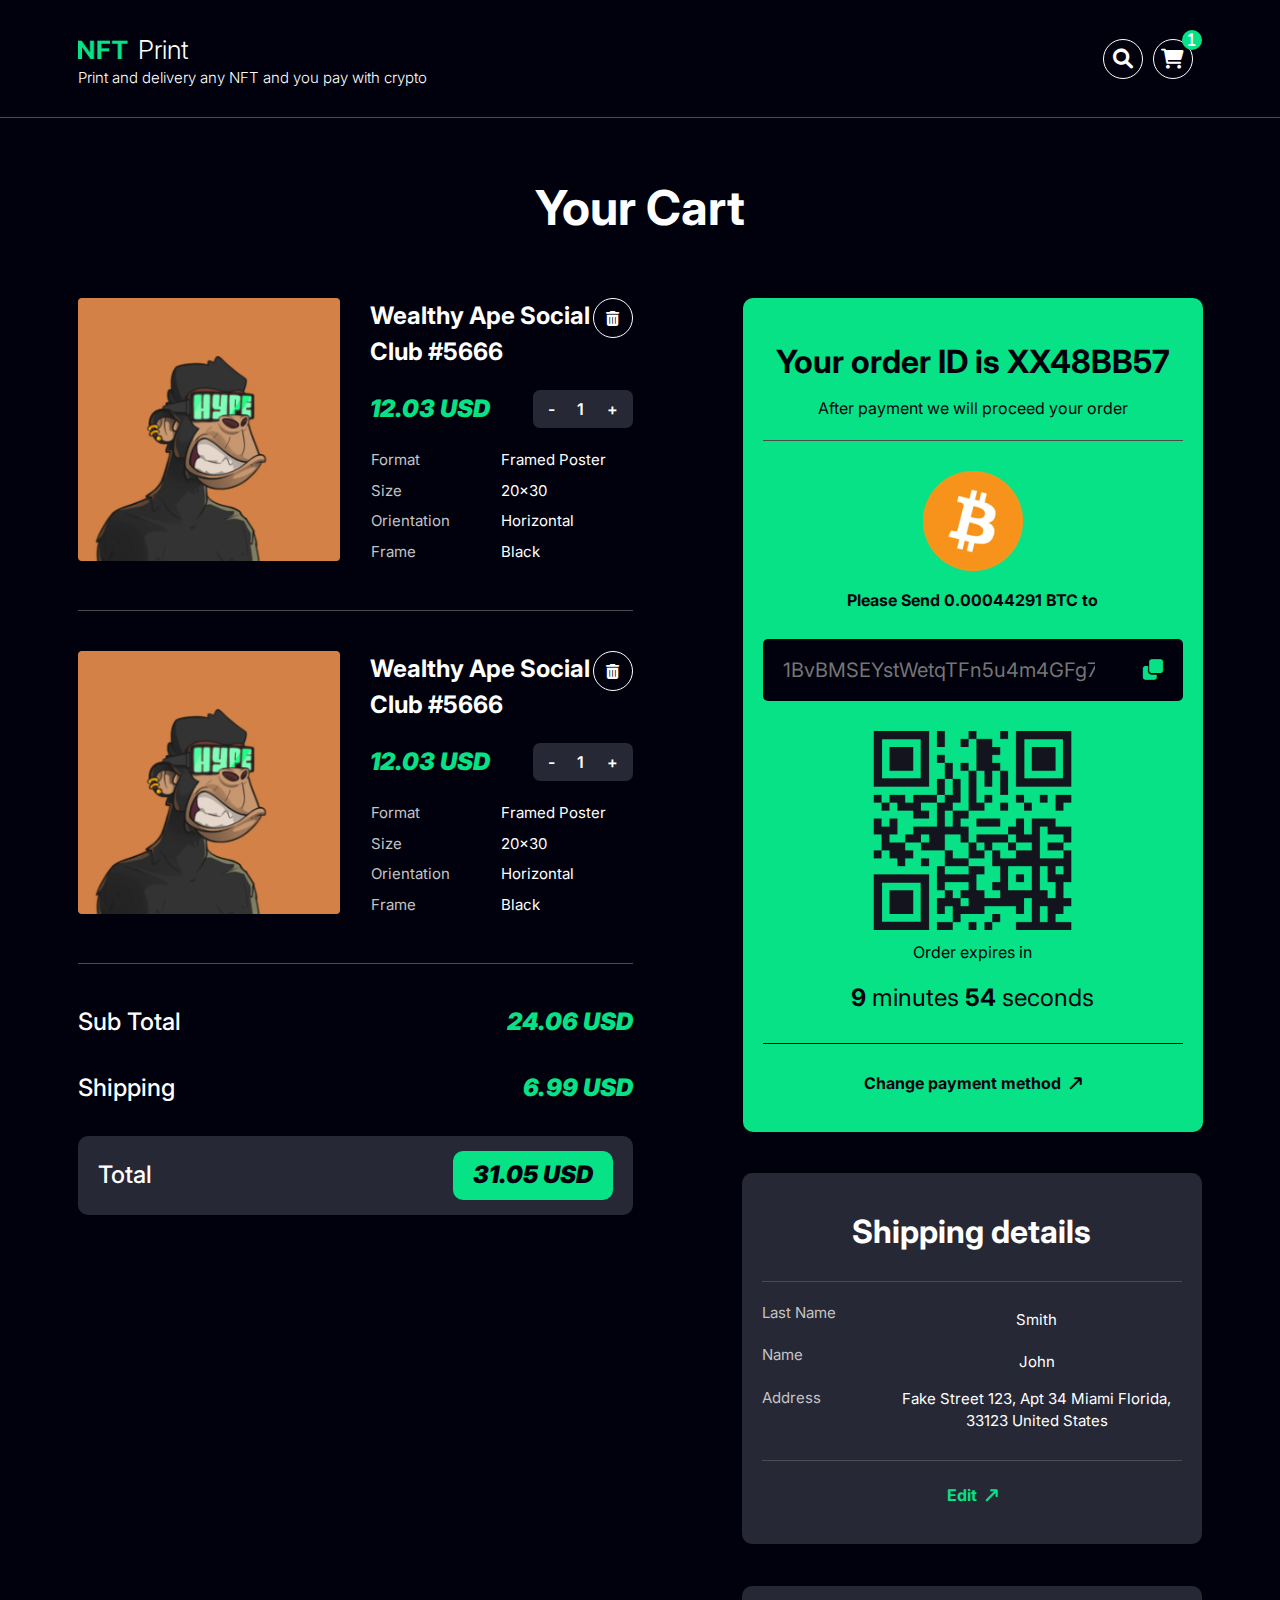
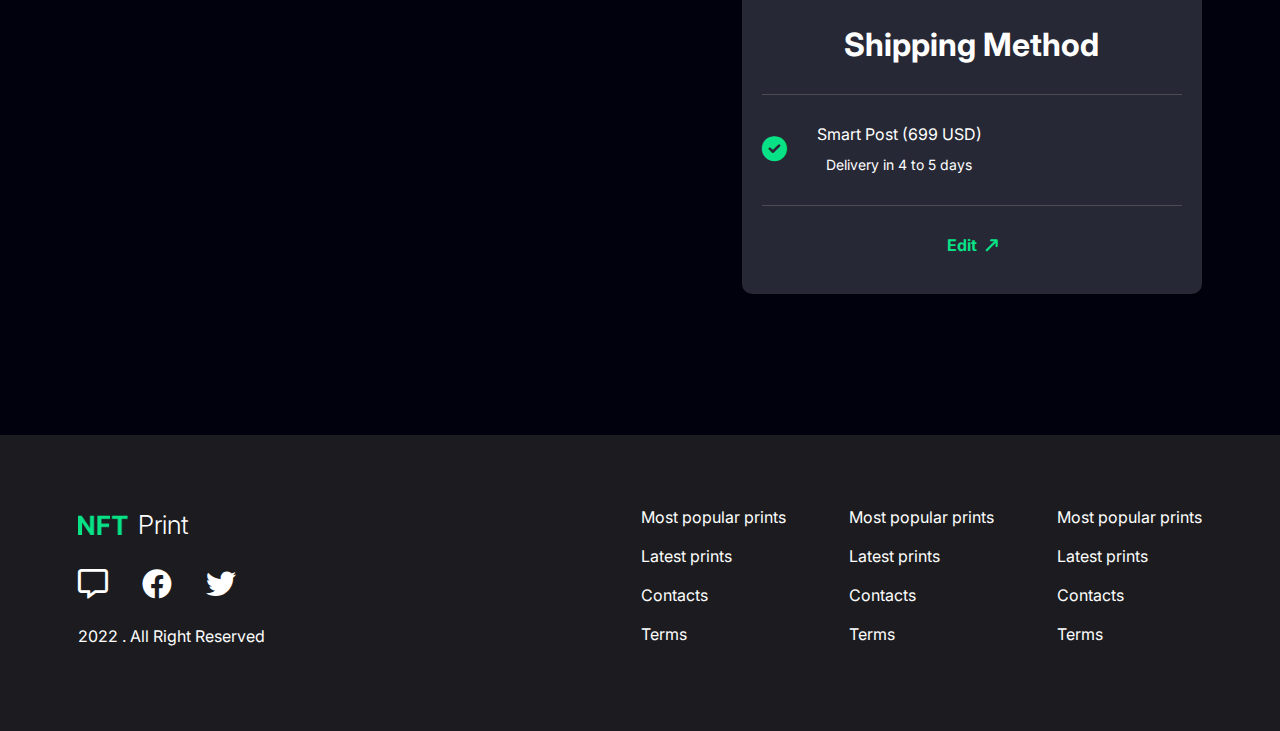
<file: qrcode.html>
<!DOCTYPE html>
<html lang="en">
   <head>
      <meta charset="utf-8">
      <meta name="viewport" content="width=device-width, initial-scale=1">
      <title>Queare</title>
      <link rel="icon" href="assets/images/favicon.png">
      <link rel="apple-touch-icon" href="assets/images/favicon.png">
      <!-- Font Awesome CSS -->
      <link rel="stylesheet"  href="assets/css/font-awesome.min.css">
      <!-- Owl Carousel CSS -->
      <link rel="stylesheet"  href="assets/css/owl.theme.default.min.css">
      <link rel="stylesheet"  href="assets/css/owl.carousel.min.css">
      <!-- Bootstrap CSS -->
      <link rel="stylesheet"  href="assets/css/bootstrap.min.css">
      <!-- Style CSS -->
      <link rel="stylesheet"  href="assets/css/style.css">
      <!-- Responsive CSS -->
      <link rel="stylesheet"  href="assets/css/responsive.css">
   </head>
   <body>
      <header class="nft-header-area">
         <div class="container">
            <div class="row">
               <div class="col-12">
                  <div class="nft-logos">
                     <div class="nft-logo">
                        <div class="logo">
                           <a href="index.html"><img src="assets/images/favicon.png" alt="favicon"> <span class="stay">Print</span></a>
                        </div>
                        <div class="logo-content">
                           <h5>Print and delivery any NFT and you pay with crypto</h5>
                        </div>
                     </div>
                     <div class="header-serch">
                           <div class="header-icon">
                              <!-- <button class="glass"><i class="fa-solid fa-magnifying-glass"></i></button> -->
                              <form action="nft.html">
                                 <input type="search" placeholder="Searching.....">
                                 <button class="form-btn" type="submit"><i class="fa-solid fa-magnifying-glass"></i></button>
                              </form>
                              
                           </div>
                           <i class="fa-solid fa-magnifying-glass glass"></i>
                           <i class="fa-solid fa-cart-shopping glass"></i>
                         
                         
                     </div>
                  </div>
               </div>
            </div>
         </div>
      </header>
    <section class="cart-area">
      <div class="container">
        <div class="row">
          <div class="col-12">
            <div class="card-heading">
              <h2>Your Cart</h2>
            </div>
          </div>
          <div class="col-md-6 col-ms-6">
            <div class="carts">
              <div class="card-img">
                <img src="assets/images/hype.png" alt="cart">
              </div>
              <div class="card-content">
                <div class="social-cart">
                  <div class="carts-icon">
                    <h3>Wealthy Ape Social Club #5666</h3>
                    <span><i class="fa-solid fa-trash-can"></i></span>
                  </div>

                  <div class="oparetor">
                    <span>12.03 USD</span>
                    <div class="oparet">
                      <span>-</span>
                      <span>1</span>
                      <span>+</span>
                    </div>
                  </div>
                  <div class="cart-table">
                    <table>
                      <tr>
                        <td>Format</td>
                        <td>Framed Poster</td>
                      </tr>
                      <tr>
                        <td>Size</td>
                        <td>20x30</td>
                      </tr>
                      <tr>
                        <td>Orientation</td>
                        <td>Horizontal</td>
                      </tr>
                      <tr>
                        <td>Frame</td>
                        <td>Black</td>
                      </tr>
                    </table>
                  </div>
                </div>
              </div>
            </div>






            <div class="carts">
              <div class="card-img">
                <img src="assets/images/hype.png" alt="cart">
              </div>
              <div class="card-content">
                <div class="social-cart">
                  <div class="carts-icon">
                    <h3>Wealthy Ape Social Club #5666</h3>
                    <span><i class="fa-solid fa-trash-can"></i></span>
                  </div>

                  <div class="oparetor">
                    <span>12.03 USD</span>
                    <div class="oparet">
                      <span>-</span>
                      <span>1</span>
                      <span>+</span>
                    </div>
                  </div>
                  <div class="cart-table">
                    <table>
                      <tr>
                        <td>Format</td>
                        <td>Framed Poster</td>
                      </tr>
                      <tr>
                        <td>Size</td>
                        <td>20x30</td>
                      </tr>
                      <tr>
                        <td>Orientation</td>
                        <td>Horizontal</td>
                      </tr>
                      <tr>
                        <td>Frame</td>
                        <td>Black</td>
                      </tr>
                    </table>
                  </div>
                </div>
              </div>
            </div>
            <div class="total-area">

              <div class="totals">
                <span>Sub Total</span>
                <h3>24.06 USD</h3>
              </div>
              <div class="totals">
                <span>Shipping</span>
                <h3>6.99 USD</h3>
              </div>
              <div class="totals total">
                <span>Total</span>
                <h3>31.05 USD</h3>
              </div>

            </div>

          </div>
          <div class="col-md-6">


<!-- qr-coding-area -->


            <div class="ship-dairy qr-code-area">
              <div class="Shipping-area qr-code">
                <div class="shipp-head">
                    <h2>Your order ID is XX48BB57</h2>
                    <p>After payment we will proceed your order</p>                
                </div>
                <div class="send-card card qr"> 
                    <div class="send-img">
                      <img src="assets/images/card/1.png" alt="">
                    </div> 
                    <div class="card-body"> 
                      <a href="#">Please Send 0.00044291 BTC to</a>
                    </div>
                </div>

            <div class="copy-pasd">
                <input type="search" placeholder="1BvBMSEYstWetqTFn5u4m4GFg7xJaNVN2"> 
                <div class="coppy-icon">
                    <i class="fa-solid fa-clone"></i>
                </div>  
            </div>

                  <div class="send-card card "> 
                    <div class="send-img group">
                      <img src="assets/images/Group.png" alt="">
                    </div> 
                    <div class="card-body"> 
                      <p>Order expires in</p>
                    </div>
                </div>
                <div class="time">
                  <h3><span>9</span> minutes <span>54</span>  seconds</h3>
                </div>
                <a href="#"><span>Change payment method</span><i class="fa-solid fa-arrow-up-long"></i></a>                        
            </div>



          </div> 




<!--end qr-coding-area -->




            <div class="ship-dairy card">
              <div class="Shipping-area card-body black">
                <div class="shipp-head">
                    <h2>Shipping details</h2>                
                </div>
                <div class="shipping-table">  
                <table>
       
                    <tr>
                      <td>Last Name</td>
                      <td>Smith</td>
                    </tr>
                    <tr>
                      <td>Name</td>
                      <td>John</td>
                    </tr>
                    <tr>
                      <td>Address</td>
                      <td>Fake Street 123, Apt 34 Miami Florida, 33123 United States</td>
                    </tr>

                </table>
                </div>
                <a href="#" class="stretched-link"><span>Edit</span><i class="fa-solid fa-arrow-up-long"></i></a>
                                     
            </div>

          </div> 


          <div class="ship-dairy card">
              <div class="Shipping-area card-body black">
                <div class="shipp-head">
                    <h2>Shipping Method</h2>                
                </div>
                <div class="method">  
                  <div class="meth-icon"><i class="fa-solid fa-circle-check"></i></div>
                  <div class="smart">
                    <h5>Smart Post (699 USD)</h5>
                    <p>Delivery in 4 to 5 days</p>
                  </div>
                </div>
                <a href="#" class="stretched-link"><span>Edit</span><i class="fa-solid fa-arrow-up-long"></i></a>
                                     
            </div>

          </div> 


 






        </div>
      </div>
    </section>
    
      <footer class="footer-area">
         <div class="container">
            <div class="row">
               <div class="col-12">
                  <div class="footer">
                     <div class="socal-icon">
                        <div class="logo">
                           <a href="#"><img src="assets/images/favicon.png" alt="favicon"> <span class="stay">Print</span></a>
                        </div>
                        
                        <div class="icons">
                           <div class="icon">
                              <i class="fa-regular fa-message"></i>
                              <i class="fa-brands fa-facebook"></i>
                              <i class="fa-brands fa-twitter"></i>
                           </div>
                        </div>
                        <div class="copy-write">
                           <p>2022 . All Right Reserved</p>
                        </div>
                     </div>
                     <div class="terms">
                        <ul>
                           <li><a href="#">Most popular prints</a></li>
                           <li><a href="#">Latest prints</a></li>
                           <li><a href="#">Contacts</a></li>
                           <li><a href="#">Terms</a></li>
                        </ul>
                     </div>
                     <div class="terms">
                        <ul>
                           <li><a href="#">Most popular prints</a></li>
                           <li><a href="#">Latest prints</a></li>
                           <li><a href="#">Contacts</a></li>
                           <li><a href="#">Terms</a></li>
                        </ul>
                     </div>
                     <div class="terms">
                        <ul>
                           <li><a href="#">Most popular prints</a></li>
                           <li><a href="#">Latest prints</a></li>
                           <li><a href="#">Contacts</a></li>
                           <li><a href="#">Terms</a></li>
                        </ul>
                     </div>
                  </div>
               </div>
            </div>
         </div>
      </footer>
      <!-- jQuery Js -->
      <script src="assets/js/jquery-3.6.0.min.js"></script>
      <!-- Bootstrap Bundle Js -->
      <script src="assets/js/bootstrap.bundle.min.js"></script> 
      <!-- Owl carousel Js -->
      <script src="assets/js/owl.carousel.min.js"></script>
      <!-- Custom Js file - main.js - custom.js - scripts.js -->
      <script src="assets/js/scripts.js"></script>
   </body>
</html>
</file>
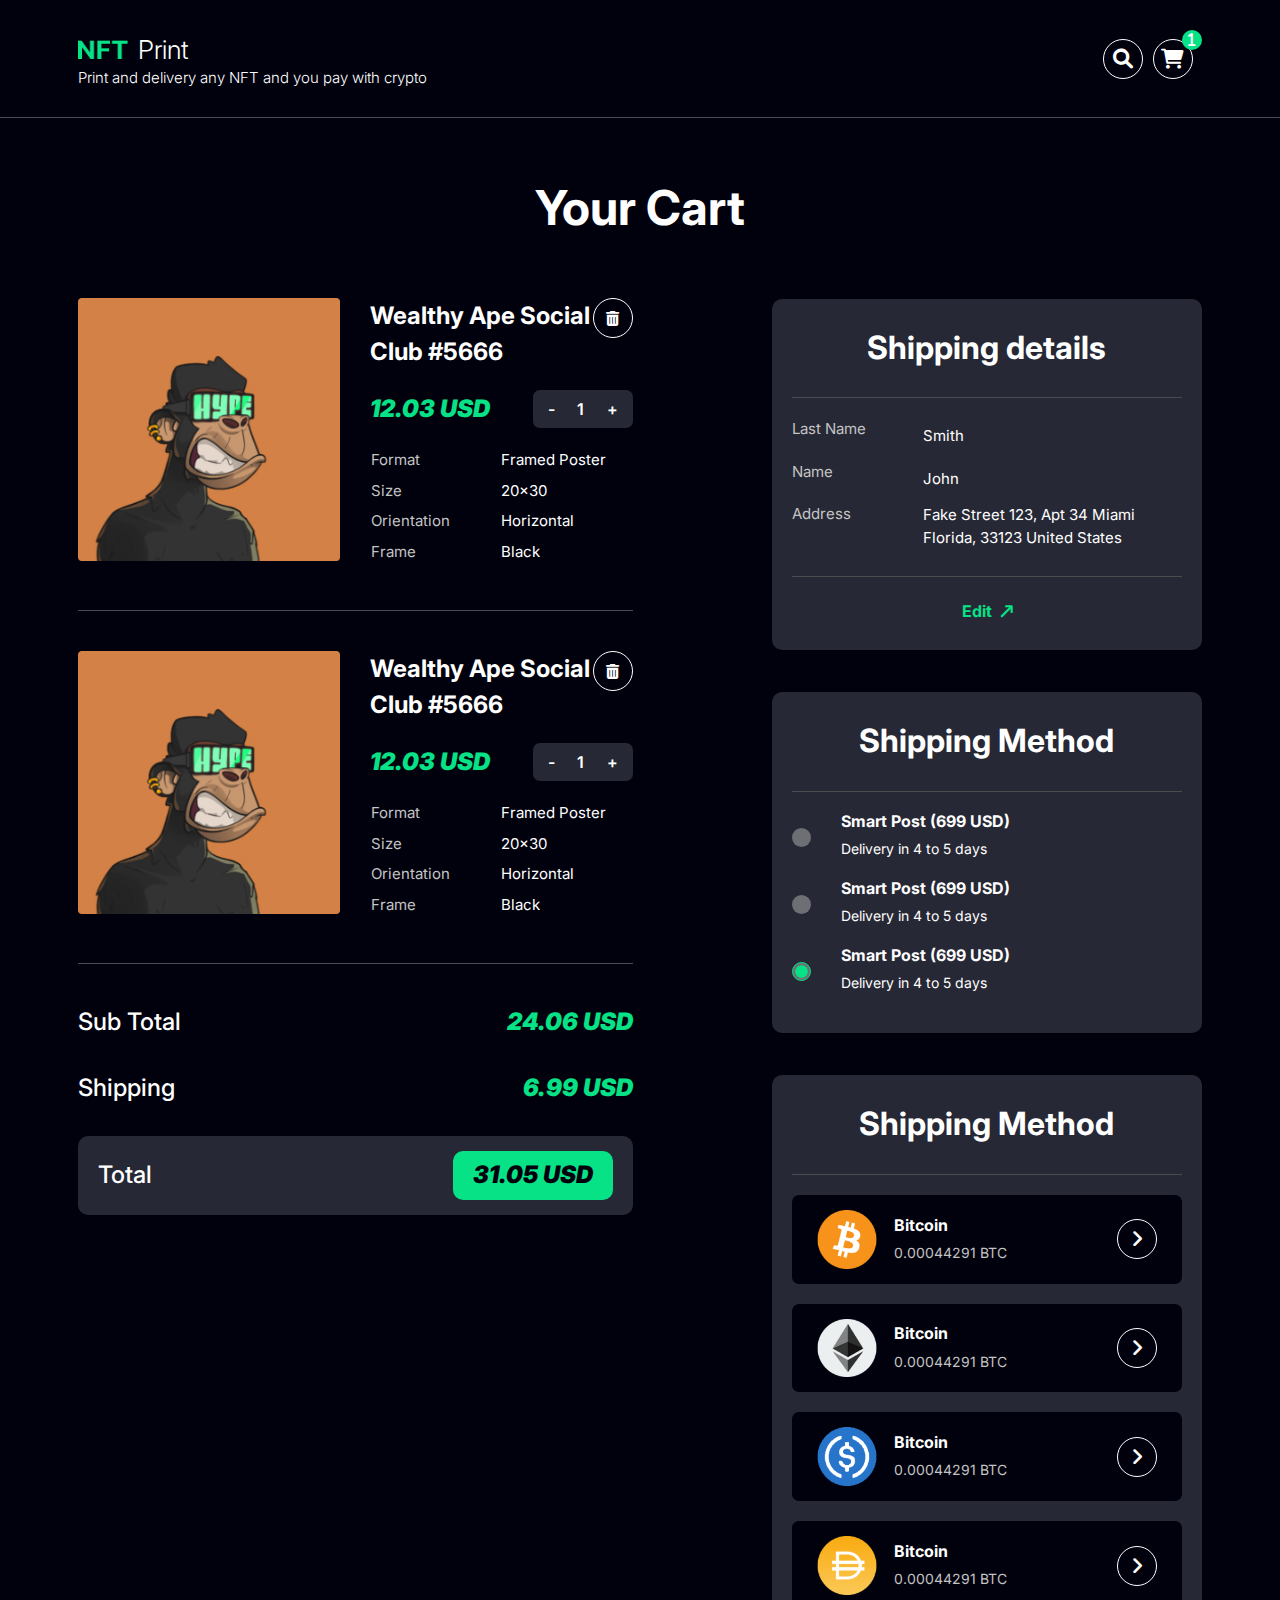
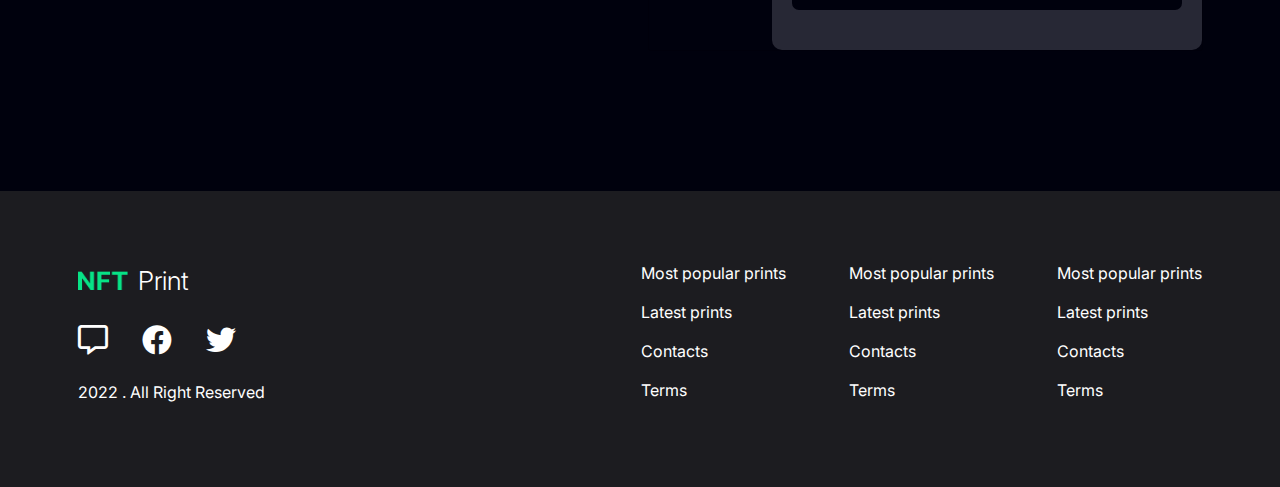
<file: shipping.html>
<!DOCTYPE html>
<html lang="en">
   <head>
      <meta charset="utf-8">
      <meta name="viewport" content="width=device-width, initial-scale=1">
      <title>Shiping</title>
      <link rel="icon" href="assets/images/favicon.png">
      <link rel="apple-touch-icon" href="assets/images/favicon.png">
      <!-- Font Awesome CSS -->
      <link rel="stylesheet"  href="assets/css/font-awesome.min.css">
      <!-- Owl Carousel CSS -->
      <link rel="stylesheet"  href="assets/css/owl.theme.default.min.css">
      <link rel="stylesheet"  href="assets/css/owl.carousel.min.css">
      <!-- Bootstrap CSS -->
      <link rel="stylesheet"  href="assets/css/bootstrap.min.css">
      <!-- Style CSS -->
      <link rel="stylesheet"  href="assets/css/style.css">
      <!-- Responsive CSS -->
      <link rel="stylesheet"  href="assets/css/responsive.css">
   </head>
   <body>
      <header class="nft-header-area">
         <div class="container">
            <div class="row">
               <div class="col-12">
                  <div class="nft-logos">
                     <div class="nft-logo">
                        <div class="logo">
                           <a href="index.html"><img src="assets/images/favicon.png" alt="favicon"> <span class="stay">Print</span></a>
                        </div>
                        <div class="logo-content">
                           <h5>Print and delivery any NFT and you pay with crypto</h5>
                        </div>
                     </div>
                     <div class="header-serch">
                           <div class="header-icon">
                              <!-- <button class="glass"><i class="fa-solid fa-magnifying-glass"></i></button> -->
                              <form action="nft.html">
                                 <input type="search" placeholder="Searching.....">
                                 <button class="form-btn" type="submit"><i class="fa-solid fa-magnifying-glass"></i></button>
                              </form>
                              
                           </div>
                           <i class="fa-solid fa-magnifying-glass glass"></i>
                           <i class="fa-solid fa-cart-shopping glass"></i>
                         
                         
                     </div>
                  </div>
               </div>
            </div>
         </div>
      </header>
    <section class="cart-area">
      <div class="container">
        <div class="row">
          <div class="col-12">
            <div class="card-heading">
              <h2>Your Cart</h2>
            </div>
          </div>
          <div class="col-md-6 col-ms-6">
            <div class="carts">
              <div class="card-img">
                <img src="assets/images/hype.png" alt="cart">
              </div>
              <div class="card-content">
                <div class="social-cart">
                  <div class="carts-icon">
                    <h3>Wealthy Ape Social Club #5666</h3>
                    <span><i class="fa-solid fa-trash-can"></i></span>
                  </div>

                  <div class="oparetor">
                    <span>12.03 USD</span>
                    <div class="oparet">
                      <span>-</span>
                      <span>1</span>
                      <span>+</span>
                    </div>
                  </div>
                  <div class="cart-table">
                    <table>
                      <tr>
                        <td>Format</td>
                        <td>Framed Poster</td>
                      </tr>
                      <tr>
                        <td>Size</td>
                        <td>20x30</td>
                      </tr>
                      <tr>
                        <td>Orientation</td>
                        <td>Horizontal</td>
                      </tr>
                      <tr>
                        <td>Frame</td>
                        <td>Black</td>
                      </tr>
                    </table>
                  </div>
                </div>
              </div>
            </div>
            <div class="carts">
              <div class="card-img">
                <img src="assets/images/hype.png" alt="cart">
              </div>
              <div class="card-content">
                <div class="social-cart">
                  <div class="carts-icon">
                    <h3>Wealthy Ape Social Club #5666</h3>
                    <span><i class="fa-solid fa-trash-can"></i></span>
                  </div>

                  <div class="oparetor">
                    <span>12.03 USD</span>
                    <div class="oparet">
                      <span>-</span>
                      <span>1</span>
                      <span>+</span>
                    </div>
                  </div>
                  <div class="cart-table">
                    <table>
                      <tr>
                        <td>Format</td>
                        <td>Framed Poster</td>
                      </tr>
                      <tr>
                        <td>Size</td>
                        <td>20x30</td>
                      </tr>
                      <tr>
                        <td>Orientation</td>
                        <td>Horizontal</td>
                      </tr>
                      <tr>
                        <td>Frame</td>
                        <td>Black</td>
                      </tr>
                    </table>
                  </div>
                </div>
              </div>
            </div>
            <div class="total-area">

              <div class="totals">
                <span>Sub Total</span>
                <h3>24.06 USD</h3>
              </div>
              <div class="totals">
                <span>Shipping</span>
                <h3>6.99 USD</h3>
              </div>
              <div class="totals total">
                <span>Total</span>
                <h3>31.05 USD</h3>
              </div>

            </div>

          </div>
          <div class="col-md-6">

            <div class="ship-dairy card">
              <div class="Shipping-area card-body">
                <div class="shipp-head">
                    <h2>Shipping details</h2>                
                </div>
                <div class="shipping-table">  
                <table>
       
                    <tr>
                      <td>Last Name</td>
                      <td>Smith</td>
                    </tr>
                    <tr>
                      <td>Name</td>
                      <td>John</td>
                    </tr>
                    <tr>
                      <td>Address</td>
                      <td>Fake Street 123, Apt 34 Miami Florida, 33123 United States</td>
                    </tr>

                </table>
                </div>
                <a href="#" class="stretched-link"><span>Edit</span><i class="fa-solid fa-arrow-up-long"></i></a>
                                     
            </div>

          </div> 


            <div class="ship-dairy card">
              <div class="Shipping-area card-body">
                <div class="shipp-head">
                    <h2>Shipping Method</h2>                
                </div>

                  <div class="input-radio-area">

<div class="form-check radio">
  <input class="form-check-input" type="radio" name="flexRadioDefault" id="flexRadioDefault1">
  <label class="form-check-label" for="flexRadioDefault1">
    <h5>Smart Post (699 USD)</h5>
    <p>Delivery in 4 to 5 days</p>
  </label>
</div>
<div class="form-check radio">
  <input class="form-check-input" type="radio" name="flexRadioDefault" id="flexRadioDefault2" checked>
  <label class="form-check-label" for="flexRadioDefault2">
    <h5>Smart Post (699 USD)</h5>
    <p>Delivery in 4 to 5 days</p>
  </label>
</div>
<div class="form-check radio">
  <input class="form-check-input" type="radio" name="flexRadioDefault" id="flexRadioDefault2" checked>
  <label class="form-check-label" for="flexRadioDefault2">
    <h5>Smart Post (699 USD)</h5>
    <p>Delivery in 4 to 5 days</p>
  </label>
</div>


                  </div>  
                                     
            </div>

          </div> 


            <div class="ship-dairy card">
              <div class="Shipping-area card-body">
                <div class="shipp-head">
                    <h2>Shipping Method</h2>                
                </div>

                <div class="bitcoin-area">
                  <div class="coin">
                    <div class="coin-img">
                      <img src="assets/images/card/1.png" alt="card-images">
                      <div class="bit-coin">
                        <h5>Bitcoin</h5>
                        <p>0.00044291 BTC</p>
                      </div>
                    </div>
                    <div class="bit-icon">
                      <i class="fa-solid fa-angle-right"></i>
                    </div>

                  </div>
                  <div class="coin">
                    <div class="coin-img">
                      <img src="assets/images/card/2.png" alt="card-images">
                      <div class="bit-coin">
                        <h5>Bitcoin</h5>
                        <p>0.00044291 BTC</p>
                      </div>
                    </div>
                    <div class="bit-icon">
                      <i class="fa-solid fa-angle-right"></i>
                    </div>

                  </div>
                  <div class="coin">
                    <div class="coin-img">
                      <img src="assets/images/card/3.png" alt="card-images">
                      <div class="bit-coin">
                        <h5>Bitcoin</h5>
                        <p>0.00044291 BTC</p>
                      </div>
                    </div>
                    <div class="bit-icon">
                      <i class="fa-solid fa-angle-right"></i>
                    </div>

                  </div>
                  <div class="coin">
                    <div class="coin-img">
                      <img src="assets/images/card/4.png" alt="card-images">
                      <div class="bit-coin">
                        <h5>Bitcoin</h5>
                        <p>0.00044291 BTC</p>
                      </div>
                    </div>
                    <div class="bit-icon">
                      <i class="fa-solid fa-angle-right"></i>
                    </div>

                  </div>


                </div>
                                     
            </div>

          </div> 




        </div>
      </div>
    </section>
    
      <footer class="footer-area">
         <div class="container">
            <div class="row">
               <div class="col-12">
                  <div class="footer">
                     <div class="socal-icon">
                        <div class="logo">
                           <a href="#"><img src="assets/images/favicon.png" alt="favicon"> <span class="stay">Print</span></a>
                        </div>
                        
                        <div class="icons">
                           <div class="icon">
                              <i class="fa-regular fa-message"></i>
                              <i class="fa-brands fa-facebook"></i>
                              <i class="fa-brands fa-twitter"></i>
                           </div>
                        </div>
                        <div class="copy-write">
                           <p>2022 . All Right Reserved</p>
                        </div>
                     </div>
                     <div class="terms">
                        <ul>
                           <li><a href="#">Most popular prints</a></li>
                           <li><a href="#">Latest prints</a></li>
                           <li><a href="#">Contacts</a></li>
                           <li><a href="#">Terms</a></li>
                        </ul>
                     </div>
                     <div class="terms">
                        <ul>
                           <li><a href="#">Most popular prints</a></li>
                           <li><a href="#">Latest prints</a></li>
                           <li><a href="#">Contacts</a></li>
                           <li><a href="#">Terms</a></li>
                        </ul>
                     </div>
                     <div class="terms">
                        <ul>
                           <li><a href="#">Most popular prints</a></li>
                           <li><a href="#">Latest prints</a></li>
                           <li><a href="#">Contacts</a></li>
                           <li><a href="#">Terms</a></li>
                        </ul>
                     </div>
                  </div>
               </div>
            </div>
         </div>
      </footer>
      <!-- jQuery Js -->
      <script src="assets/js/jquery-3.6.0.min.js"></script>
      <!-- Bootstrap Bundle Js -->
      <script src="assets/js/bootstrap.bundle.min.js"></script> 
      <!-- Owl carousel Js -->
      <script src="assets/js/owl.carousel.min.js"></script>
      <!-- Custom Js file - main.js - custom.js - scripts.js -->
      <script src="assets/js/scripts.js"></script>
   </body>
</html>
</file>
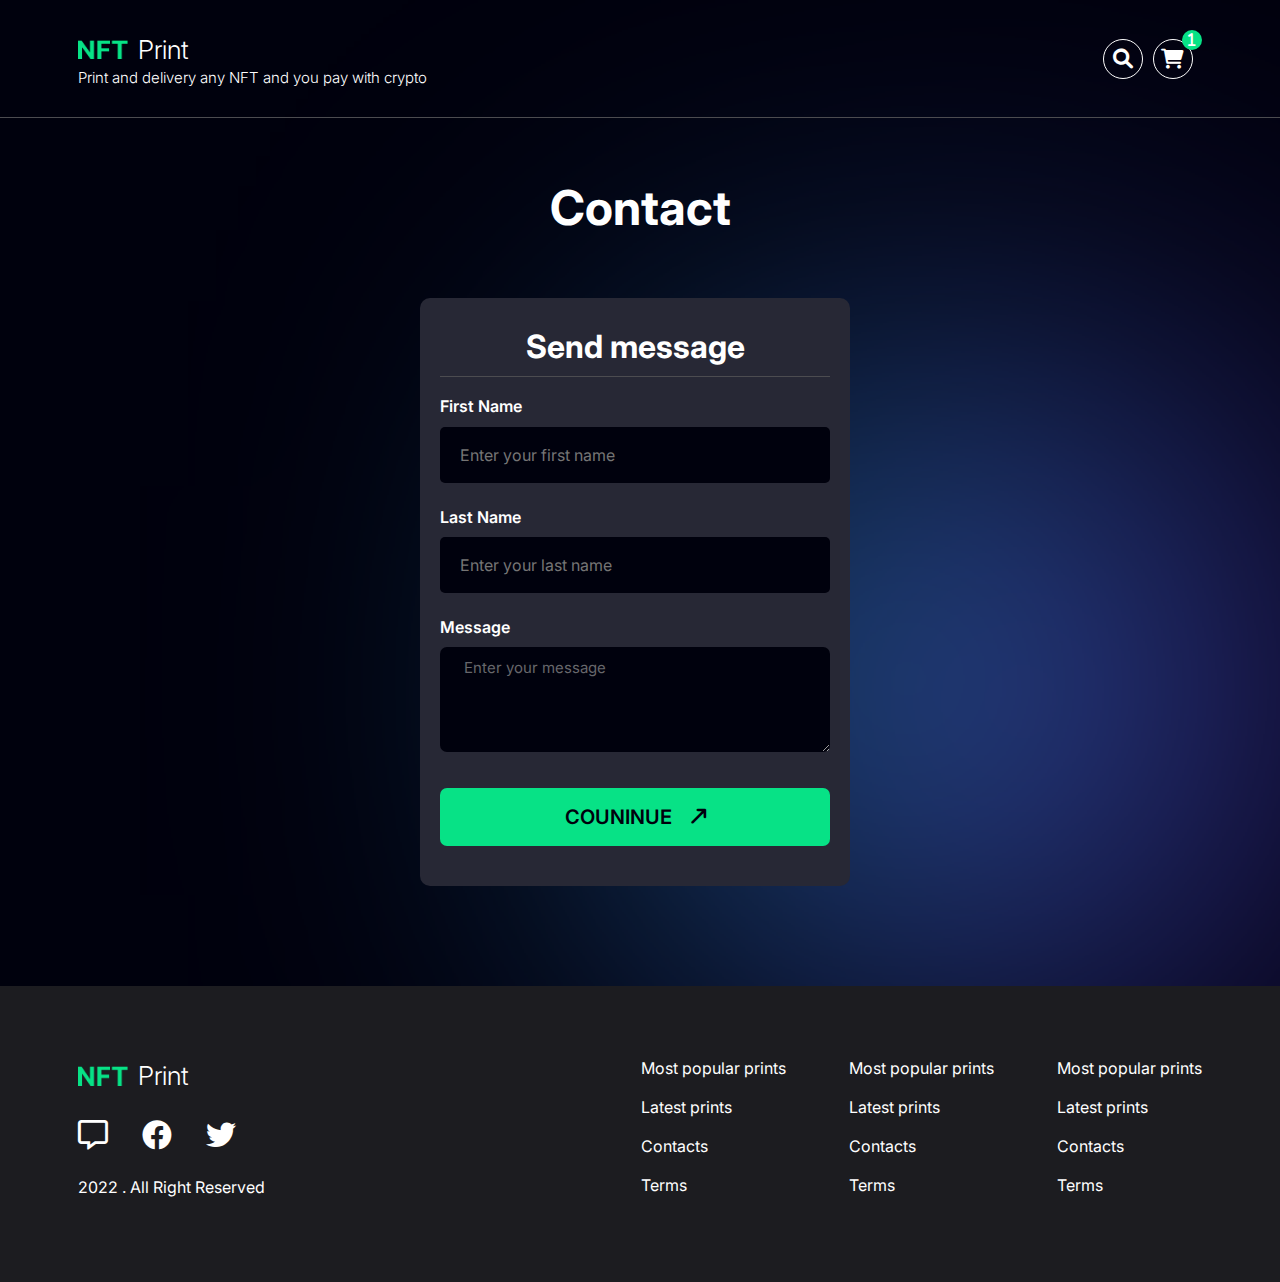
<file: simple.html>
<!DOCTYPE html>
<html lang="en">
   <head>
      <meta charset="utf-8">
      <meta name="viewport" content="width=device-width, initial-scale=1">
      <title>cart</title>
      <link rel="icon" href="assets/images/favicon.png">
      <link rel="apple-touch-icon" href="assets/images/favicon.png">
      <!-- Font Awesome CSS -->
      <link rel="stylesheet"  href="assets/css/font-awesome.min.css">
      <!-- Owl Carousel CSS -->
      <link rel="stylesheet"  href="assets/css/owl.theme.default.min.css">
      <link rel="stylesheet"  href="assets/css/owl.carousel.min.css">
      <!-- Bootstrap CSS -->
      <link rel="stylesheet"  href="assets/css/bootstrap.min.css">
      <!-- Style CSS -->
      <link rel="stylesheet"  href="assets/css/style.css">
      <!-- Responsive CSS -->
      <link rel="stylesheet"  href="assets/css/responsive.css">
   </head>
   <body>
      <header class="nft-header-area">
         <div class="container">
            <div class="row">
               <div class="col-12">
                  <div class="nft-logos">
                     <div class="nft-logo">
                        <div class="logo">
                           <a href="index.html"><img src="assets/images/favicon.png" alt="favicon"> <span class="stay">Print</span></a>
                        </div>
                        <div class="logo-content">
                           <h5>Print and delivery any NFT and you pay with crypto</h5>
                        </div>
                     </div>
                     <div class="header-serch">
                           <div class="header-icon">
                              <!-- <button class="glass"><i class="fa-solid fa-magnifying-glass"></i></button> -->
                              <form action="nft.html">
                                 <input type="search" placeholder="Searching.....">
                                 <button class="form-btn" type="submit"><i class="fa-solid fa-magnifying-glass"></i></button>
                              </form>
                              
                           </div>
                           <i class="fa-solid fa-magnifying-glass glass"></i>
                           <i class="fa-solid fa-cart-shopping glass"></i>
                         
                         
                     </div>
                  </div>
               </div>
            </div>
         </div>
      </header>
    <section class="cart-area">
      <div class="container">
        <div class="row">
          <div class="col-12">
            <div class="card-heading">
              <h2>Contact</h2>
            </div>
          </div>
    

          <div class="col-md-12 d-flex justify-content-center">
             <div class="filter">
            <div class="Shipping-area yourid">
             
              <div class="shipp-head">
                <h2>Send message</h2>                
              </div>
              <form action="cart.html">
              <div class="ship-int">
                <h4>First Name</h4>
                <input type="text" placeholder="Enter your first name">
              </div>



              <div class="ship-int">
                <h4>Last Name</h4>
                <input type="text" placeholder="Enter your last name">
              </div>

                              <div class="ship-int">
                <h4>Message</h4>
              </div>
               <div class="text-area">
                 <textarea name="text-area"> Enter your message</textarea>
               </div>

              <button type="submit" class="btn cart-button"><span>COUNINUE</span><i class="fa-solid fa-arrow-up-long"></i></button>


              </form>
            </div>

            </div>
          </div>
        </div>
      </div>
    </section>
    
      <footer class="footer-area">
         <div class="container">
            <div class="row">
               <div class="col-12">
                  <div class="footer">
                     <div class="socal-icon">
                        <div class="logo">
                           <a href="#"><img src="assets/images/favicon.png" alt="favicon"> <span class="stay">Print</span></a>
                        </div>
                        
                        <div class="icons">
                           <div class="icon">
                              <i class="fa-regular fa-message"></i>
                              <i class="fa-brands fa-facebook"></i>
                              <i class="fa-brands fa-twitter"></i>
                           </div>
                        </div>
                        <div class="copy-write">
                           <p>2022 . All Right Reserved</p>
                        </div>
                     </div>
                     <div class="terms">
                        <ul>
                           <li><a href="#">Most popular prints</a></li>
                           <li><a href="#">Latest prints</a></li>
                           <li><a href="#">Contacts</a></li>
                           <li><a href="#">Terms</a></li>
                        </ul>
                     </div>
                     <div class="terms">
                        <ul>
                           <li><a href="#">Most popular prints</a></li>
                           <li><a href="#">Latest prints</a></li>
                           <li><a href="#">Contacts</a></li>
                           <li><a href="#">Terms</a></li>
                        </ul>
                     </div>
                     <div class="terms">
                        <ul>
                           <li><a href="#">Most popular prints</a></li>
                           <li><a href="#">Latest prints</a></li>
                           <li><a href="#">Contacts</a></li>
                           <li><a href="#">Terms</a></li>
                        </ul>
                     </div>
                  </div>
               </div>
            </div>
         </div>
      </footer>
      <!-- jQuery Js -->
      <script src="assets/js/jquery-3.6.0.min.js"></script>
      <!-- Bootstrap Bundle Js -->
      <script src="assets/js/bootstrap.bundle.min.js"></script> 
      <!-- Owl carousel Js -->
      <script src="assets/js/owl.carousel.min.js"></script>
      <!-- Custom Js file - main.js - custom.js - scripts.js -->
      <script src="assets/js/scripts.js"></script>
   </body>
</html>
</file>
<file: assets/css/style.css>
/* Template Name: NFTprint
 	Author: shah-alom
	Description:This is Test Business Website
	Tags: Business website, html template 
	Version: 1.0.0

     **********multiple-page********
     Page-number-1
     Page-number-2
     Page-number-3
     Page-number-4
     Page-number-5
     Page-number-6
     Page-number-7
     Page-number-8
     Page-number-9
     Page-number-10

	Table of Content ================ ** 
	Import CSS Files ** ** 
	Default CSS ** 
	1: Header-Area **
	2: header-content-area ** 
	4: formet-area;
	5: filter-area;
	6: clip-path-area;
	7: footer-area;
*/

/**************************/
/**** Page-number-1 ******/
/************************/

/*Import Fonts CSS*/
 @import url('https://fonts.googleapis.com/css2?family=Inter:wght@300;400;500;600;700;900&display=swap');
/************************/
/**** Default CSS ******/
/**********************/
 html{
     font-size: 62.5%;
}
 body{
     font-family: 'Inter', sans-serif;
     font-weight: 400;
     font-size: 1.5rem;
     background: #00010D;
}
 h1,h2,h3,h4,h5,h6,p,ul{
     margin: 0;
}
 ul{
     list-style: none;
     padding: 0;
}
 img{
     max-width: 100%;
}
 h1{
     font-weight: 900;
     font-size: 4.5rem;
     color: #07E286;
     padding-bottom: 3rem;
}
 h4 {
     font-weight: 700;
     font-size: 2rem;
     color: #ffffff;
}
 p{
     font-size:1.6rem;
     font-weight: 400;
     color: #C4C4C4;
}
/****************************/
/***** 1. Header-Area ***/
/****************************/
 .header-area{
     padding-top: 3.5rem;
     position: relative;
}
 .logo img {
     max-width: 5rem;
}
 .logo a {
     text-decoration: none;
     display: flex;
     align-items: center;
}
 .logo a .stay{
     font-size: 2.6rem;
     font-weight: 300;
     color: white;
     margin-left: 1rem;
}
 .logo-content{
     padding-top: .7rem;
}
 .logo-content h5{
     font-size: 1.5rem;
     font-weight: 300;
     color: #ffffff;
}
/* *****************************/
/* **** header-content-area ***/
/* ***************************/
 .header-form {
     max-width: 70rem;
     width: 99%;
     margin: auto;
     padding: 8rem 0 15rem 0;
     text-align: center;
     position: relative;
     z-index: 22;
}
 .header-area{
     position: relative;
     overflow: hidden;
}
 .header-area::after {
     position: absolute;
     content: "";
     top: 50%;
     transform: translateY(-50%);
     right: -18rem;
     width: 32.78rem;
     height: 19.484rem;
     background: radial-gradient(80.36% 79.1% at 18.69% 43.65%, #8B16FF 0%, #2D9AFF 100%);
     filter: blur(5rem);
}
 .header-content-area {
     position: relative;
     border-bottom: .1rem solid #4C4C50;
     padding-bottom: 1rem;
}
/*navbar-button*/
.print-btn {
    display: flex;
    justify-content: flex-end;
}
.nav-btn{
    cursor: pointer;
}
.toggle {
  position: relative;
  width: 5rem;
  height: 5rem;
  background: #07E286;
  box-shadow: 0 10px 20px rgba(0, 0, 0, 0.08);
  border-radius: 10px;
  display: flex;
  justify-content: center;
  align-items: center;
  overflow: hidden;
}

.toggle span {
  position: absolute;
  width: 3rem;
  height: 4px;
  border-radius: 4px;
  background: #fff;
  transition: 0.5s;
}

.toggle span:nth-child(2) {
  transform: translateY(-15px);
  width: 25px;
  left: 1rem;
}

.toggle span:nth-child(3) {
  transform: translateY(15px);
  width: 15px;
  left: 1rem;
}

.toggle.active span:nth-child(1) {
  transform: translateX(60px);
}

.toggle.active span:nth-child(2) {
  width: 3rem;
  transform: translateX(0) rotate(45deg);
  transition-delay: 0.2s;
}

.toggle.active span:nth-child(3) {
  width: 3rem;
  transform: translateX(0) rotate(-45deg);
  transition-delay: 0.4s;
}

/*end-navbar-button*/
/*Start main-menu-area*/
.main-menu {
    width: 20%;
    background: rgba(255, 255, 255, .5);
    display: flex;
    justify-content: center;
    padding: 5rem;
    font-family: Tahoma;
    font-size: 2rem;
    font-weight: 700;
    position: absolute;
    top: 9rem;
    right: 0rem;
    display: none;

}
.main-menu ul li:not(.main-menu ul li:last-child) {
   margin-bottom: .5rem;
}
.main-menu ul li a {
    text-decoration: none;
    color: #07E286;
}

/*End main-menu-area*/
 .header-content-area:after{
     position: absolute;
     content: "";
     width: 100%;
     height: 0;
     bottom: -4rem;
     left: 0;
     border-bottom: .1rem solid #4C4C50;
}
 .header-content-area::before {
     position: absolute;
     content: "";
     top: -23rem;
     left: -23rem;
     width: 452px;
     height: 452px;
     background: radial-gradient(80.36% 79.1% at 18.69% 43.65%, #1DFAB8 0%, #2D9AFF 46.47%, #8B16FF 100%);
     filter: blur(25rem);
}
 .header-form h1 span{
     color: #ffffff;
}
 input[type="search"],input[type="text"]{
     background: #272835;
     border: none;
     box-sizing: border-box;
     width: 100%;
     padding: 1.6rem;
     font-size: 2rem;
     color: #71727D;
     padding-left:2rem;
     border-radius: .5rem;
     margin-bottom: 1.5rem;
}
 input[type="search"]:focus, input[type="text"]:focus{
     outline: none;
}
 input[type="search"]::placeholder, input[type="text"]::placeholder{
     opacity: 1;
}
 address{
     font-style: italic;
     font-weight: 400;
     font-size: 1.5rem;
     color: #ffffff;
     padding-bottom: 1rem 
}
 address a{
     text-decoration: none;
}
 .btn {
     background: #07E286;
     color: #00010D;
     display: block;
     margin: auto;
     padding: 2rem 4rem;
     font-size: 2rem;
     font-weight: 600;
     border-radius: .7rem;
}
 .btn span {
     padding-right: 2rem;
}
 .fa-solid.fa-arrow-up-long {
     transform: rotate(45deg);
}
/*popular-area*/
 .printed h4 {
     padding: 0rem 0rem 4rem 11rem;
     line-height: 1rem;
     position: relative;
     z-index: 1;
}
 .popular-content {
     background: #24242C;
     padding: 2rem 1rem;
     height: 24rem;
     border-bottom-left-radius: 1rem;
     border-bottom-right-radius: 1rem;
}
 .wealthy {
     height: 15rem;
}
 .popular-content .btn {
     display: block;
     width: 100%;
     font-size: 1.6rem;
     padding: 1rem 0;
}
 .popular-content .btn span{
     padding-right: 1rem;
}
 .popular-carousel{
     position: relative;
}
 .popular-content h4 {
     line-height: 3rem;
}
 .popular-carousel .popular-item{
     transform: translate3d(50%,0,0);
}
 .popular-carousel .owl-dots .owl-dot{
     display: none;
}
 .popular-carousel .owl-nav i {
     position: absolute;
     top: -6rem;
     right: 6rem;
     font-size: 2rem;
     color: white;
     width: 3rem;
     background:#07E286;
     height: 3rem;
     display: flex;
     justify-content: center;
     align-items: center;
     border-radius: .3rem;
}
 .popular-carousel .owl-nav .owl-prev i {
     margin-right: 4rem;
}
/************************/
/**** formet-area ******/
/**********************/
 .formet-area {
     padding: 11rem 0;
}
 .formets {
     padding-bottom: 3rem;
}
 .thumb-img{
     display: flex;
     align-items: center;
     justify-content: space-between;
     padding-bottom: 3rem;
}
 .tatu-img {
     padding-right: 3rem;
}
 .delivary {
     display: flex;
     align-items: center;
     justify-content: space-between;
     border-bottom: .1rem solid #4C4C50;
     padding-bottom: 3rem;
}
 .deli-content h5 {
     color: white;
     font-size: 1.6rem;
     font-weight: 600;
}
 .deli-content p {
     color: #07E286;
     padding-top: .7rem;
}
 .from-link a.btn {
     padding: 1rem 2rem;
     font-size: 1.6rem;
     color: #00010D;
}
 .tatu-area {
     display: grid;
     grid-template-columns: repeat(3, 1fr);
     grid-row-gap: 3rem;
     grid-column-gap: 2rem;
}
 .thumnail{
     background: #24242C;
     padding: 2rem;
     border-radius: .7rem;
     color: white;
}
 .thumnail a{
     color: #FFFF;
     font-size: 2rem;
     font-weight: 700;
     display:block;
     padding-top: 2rem;
     text-decoration: none;
     text-align: center;
}
 .tatu-img img {
     max-width: 11rem;
}
/************************/
/**** filter-area ******/
/**********************/
 .cryptos {
     display: grid;
     grid-template-columns: repeat(7, 1fr);
     grid-gap: 2rem;
     padding-bottom: 12rem;
}
 .cry{
     text-align: center;
}
 .cry img {
     filter: grayscale(100%);
     max-width: 12rem;
     width: 100%;
}
/***************************/
/**** clip-path-area ******/
/*************************/
 .chose-content{
     position: relative;
}
 .chose-content::after {
     position: absolute;
     content: "";
     bottom: -15rem;
     left: -17rem;
     width: 349px;
     height: 349px;
     background: radial-gradient(80.36% 79.1% at 18.69% 43.65%, #1DFAB8 0%, #2D9AFF 46.47%, #8B16FF 100%);
     filter: blur(7rem);
}
 .chose-content h2 {
     font-size: 5.6rem;
     color: white;
     position: relative;
     z-index: 3333;
     line-height: 7.9rem;
}
 .choose-area {
     position: relative;
     padding: 1rem 0rem 14rem 0;
}
 .chose-content:before{
     position: absolute;
     content: "";
     top: 0;
     left: 0;
     width: 5rem;
     height: .5rem;
     background: #07E286;
}
 .choose-area img {
     max-width: 38.40rem;
     float: right;
     clip-path: circle(50% at 50% 50%);
     shape-outside: circle(15rem at 50% 50%);
}
 .chose-content h2 a {
     text-decoration: none;
     color: #07E286;
}
 .chose-content .btn {
     padding: 1.5rem 4rem;
     margin: 0;
     margin-top: 4rem;
     position: relative;
     z-index: 22;
}
/************************/
/**** footer-area ******/
/**********************/ .footer-area{
     background: #1C1C20;
     padding: 7rem 0rem;
     position: relative;
     z-index: 222;
}
 .icon i {
     font-size: 3rem;
     color: #ffffff;
     margin-right: 3rem;
     padding: 2.5rem 0rem;
}
 .copy-write p {
     color: white;
}
 .footer{
     display: flex;
     justify-content: space-between;
}
 .terms ul li a {
     text-decoration: none;
     color: white;
     padding-bottom: 1.5rem;
     display: block;
     font-size: 1.6rem;
}
 .socal-icon {
     flex-basis: 50rem;
}
 
 /**************************/
/**** Page-number-2 ******/
/************************/
.enter input[type="search"], .enter input[type="text"] {
     border: .1rem solid #07E286;
     color: white;
     margin: 0;
}
.enter input[type="text"] {
     max-width: 70%;
     margin-bottom: 3rem;
}
 .enter h3 {
     color: white;
     font-size: 2.3rem;
     font-weight: 700;
     padding: 1rem 0rem 2rem 0rem;
}
.enters {
     position: relative;
     margin-bottom: 2rem;
}
.enters i {
     position: absolute;
     top: 50%;
     padding: 2rem;
     cursor: pointer;
     right: 0;
     color: white;
     transform: translateY(-50%);
     font-size: 2rem;
}
 /**************************/
/**** Page-number-3 ******/
/************************/
.nft-header-area {
     border-bottom: 1px solid #4C4C50;
     margin-bottom: 6rem;
}
.nfter:before{
     display: none;
}
.nft-logos {
     padding: 3rem 0rem;
     display: flex;
     justify-content: space-between;
     align-items: center;
}
.nft-logo .logo-content {
     padding-top: 0;
}
.header-serch {
     display: flex;
     position: relative;
}
.header-serch i{
    cursor: pointer;
}
.header-icon {
     display: none;
     background: #07E286;
     display: flex;
     padding: 1rem;
     padding-right: 0;
     border-radius: .7rem;
     position: absolute;
     width: 39rem;
     left: -35rem;
     top: 5rem;
     display: none;
}
.header-icon form {
     display: flex;
     align-items: center;
}
.header-icon input[type="search"] {
     padding: 0.7rem 1rem;
     margin: 0;
     background: white;
     color: black;
}
.header-icon i {
     padding: 1rem;
     font-size: 2rem;
     color: white;
}
.form-btn{
     border: none;
     background: none;
}
.header-serch .glass {
     position: relative;
     color: white;
     font-size: 2rem;
     width: 4rem;
     border-radius: 100%;
     border: 1px solid white;
     height: 4rem;
     display: flex;
     justify-content: center;
     align-items: center;
     margin-right: 1rem;
     transition: .5s;
}
.header-serch .glass:hover{
     color:#07E286; 
     border: 1px solid #07E286; 
}
.fa-cart-shopping::after {
     position: absolute;
     content: "1";
     top: -1rem;
     right: -1rem;
     width: 2rem;
     height: 2rem;
     background: #07E286;
     font-size: 1.5rem;
     display: flex;
     justify-content: center;
     align-items: center;
     border-radius: 100%;
}
.fa-cart-shopping:hover::after{
     color: white;
}
.gallary {
     display: grid;
     grid-template-columns: repeat(4,1fr);
     grid-gap: 3rem;
}
 .nfter {
     border-bottom:none;
}
 .nfter:after{
     border-bottom:none;
}
.load-more {
     text-align: center;
     margin: 5rem 0rem 7rem 0rem;
}
.load-more a {
     color: white;
     text-decoration: none;
     font-size: 2.3rem;
     font-weight: 600;
}
.nfter .printed h4 {
     padding: 0rem 0rem 3rem 0rem;
}
 /**************************/
/**** Page-number-4 ******/
/************************/
.club-area {
     margin-bottom: 8rem;
}
.nft-end {
     position: relative;
     z-index: 2222333;
     display: flex;
     justify-content: flex-end;
}
.button-area {
     max-width: 50rem;
     width: 100%;
}
.club-header {
     padding-bottom: 4rem;
}
.club-header h2{
     font-weight: 700;
     font-size: 4rem;
     color: white;
     text-align: center;
     line-height: 6rem;
}
.description-content{
     position: relative;
}
.description-content::before {
     position: absolute;
     content: "";
     width: 452px;
     height: 285px;
     left: -32rem;
     top: 0;
     background: radial-gradient(80.36% 79.1% at 18.69% 43.65%, #1DFAB8 0%, #2D9AFF 80%, #8B16FF 50%);
     filter: blur(250px);
}
.descrip {
     position: relative;
     z-index: 3333;
     margin: 4rem 0rem;
}
.descrip h2,.descrip h3{
     padding-bottom: 1rem;
}
.descrip:first-child h2{
     font-weight: 700;
     font-size: 3rem;
     color: white;
}
.descrip:first-child p{
     font-size: 2.2rem;
     font-weight: 400;
     color: #C4C4C4;
}
.descrip h3{
     font-weight: 700;
     font-size: 2rem;
     color: white;
}
.descrip p{
     font-size: 1.6rem;
     font-weight: 400;
     color: #C4C4C4;
}
/*second-column*/
.first-button:not(:last-child) {
     margin-bottom: 1rem;
}
.button-area h2 {
     color: white;
     font-size: 2.4rem;
     font-weight: 600;
     padding-bottom: 1.5rem;
}
.button-area .btn {
     margin: 0;
     padding: .7rem 2rem;
     display: inline-block;
     font-size: 1.6rem;
     font-weight: 400;
     margin-right: 1.5rem;
     margin-bottom: 2rem;
     background: #272835;
     color: #07E286;
     border: none;
     transition: .4s;
}
.button-area .btn:hover, .button-area .active{
     background: #07E286;
     color: #272835;
}

.button-stap, .hori {
     max-width: 44rem;
     width: 100%;
     display: flex;
     background: #272835;
     justify-content: space-between;
     border-radius: 1rem;
}
.button-stap .btn, .hori .btn {
     padding: 1.5rem 3rem;
     margin: 0;
}
.hori {
     max-width: 28rem;
     display: grid;
     grid-template-columns: repeat(2,1fr);
     grid-gap: 1rem;
}
.hori .btn {
     width: 100%;
}
.code-png h2{
     color: #07E286;
     font-weight: 700;
     font-size: 3.2rem;
     text-align: right;
     border-bottom: .1rem solid #4C4C50;
     padding: 2rem 0;
}
.chose-nft{
     display: grid;
     grid-template-columns: repeat(2, 1fr);
     align-items: center;
    margin-top: 3rem;
}
.chose-nft a{
     font-size: 1.6rem;
     font-weight: 600;
     color:#07E286;
     text-decoration: none; 
     text-align: center;
}
.nft-button {
     background: #07E286;
     color: black !important;
     display: inline-block;
     text-align: center !important;
     padding: 2rem 0;
     border-radius: 1rem;
     border:.1rem solid transparent;
     transition: .4s;
}
.nft-button:hover{
     border:.1rem solid #07E286;
     background:#272835 ;
     color: #07E286 !important;
}
 /**************************/
/**** Page-number-5 ******/
/************************/
.formator .png img {
     max-width: 40rem;
     position: relative;
     z-index: 33333;
}
.formator {
     display: flex;
     justify-content: center;
     align-items: center;
}
.png {
     position: relative;
}
.png::after {
     content: "";
     position: absolute;
     width: 30rem;
     height: 34rem;
     top: 3rem;
     left: 5rem;
     z-index: 4444444;
     border: solid rgba(255, 255, 255, 0.19);
}
.png::before {
     content: "";
     position: absolute;
     width: 45.2rem;
     height: 45.2rem;
     left: -24.5rem;
     bottom: -39rem;
     background: radial-gradient(80.36% 79.1% at 18.69% 43.65%, #1DFAB8 0%, #2D9AFF 46.47%, #8B16FF 100%);
     filter: blur(250px);
}
.form-select {
     padding: 1rem 1rem;
     font-size: 1.6rem;
     font-weight: 400;
     color: white;
     background-color: #272835;
     border: none;
     outline: none;
     border-radius: .7rem;
}
.form-select:focus{
     border: none;
     outline: none;
     box-shadow: none;
}
 /**************************/
/**** Page-number-6 ******/
/************************/

/*********cart-area************/
.cart-area{
     padding-bottom: 10rem;
}
.card-heading h2 {
     text-align: center;
     font-size: 4.8rem;
     color: white;
     font-weight: 700;
     line-height: 6rem;
     padding-bottom: 6rem;
}
.carts {
     display: grid;
     grid-template-columns: repeat(2, 1fr);
     grid-column-gap: 3rem;
     border-bottom: .1rem solid #4C4C50;
     padding-bottom: 4rem;
     margin-bottom: 4rem;
}

.carts-icon{
     display: flex;
     color: white;
}
.carts-icon h3 {
     font-size: 2.4rem;
     line-height: 3.6rem;
     font-weight: 700;
     padding-bottom: 2rem;
}
.carts-icon span i {
     width: 4rem;
     height: 4rem;
     border-radius: 50%;
     border: .1rem solid white;
     display: flex;
     justify-content: center;
     align-items: center;
}
.oparetor {
     display: flex;
     justify-content: space-between;
     align-items: center;
     padding-bottom: 2rem;
}
.oparetor span {
     font-size: 2.4rem;
     color: #07E286;
     font-weight: 900;
     font-style: italic;
}
.oparet span {
     font-size: 1.6rem;
     font-weight: 400;
     font-style: normal;
}
.oparet {
     padding: .7rem 1.5rem;
     background: #272835;
     width: 10rem;
     display: flex;
     justify-content: space-between;
     border-radius: .7rem;
     
}
.oparet span {
     font-size: 1.6rem;
     font-weight: 600;
     font-style: normal;
     color: white; 
}
.cart-table table tr td, .Shipping-area tr td {
     color: white;
     padding-bottom: .7rem;
}
.cart-table table tr td:first-child, .Shipping-area table tr td:first-child {
     padding-right: 5rem;
     color: #C4C4C4;
}

/**************end-cart-area************/
/****************start-shiping-details-area***************/
.shipings {
     display: flex;
     justify-content: flex-end;
     align-items: flex-start;
}
.Shipping-area {
     padding: 2rem 2rem;
     box-sizing: border-box;
     background: #272835;
     border-radius: 1rem;
     max-width: 43rem;
     width: 100%;
}
.shipp-head{
     border-bottom: .1rem solid #4C4C50;
     margin-bottom: 2rem;
     padding: 1rem 0;
}
.shipp-head h2 {
     font-size: 3.2rem;
     color: white;
     text-align: center;
     font-weight: 700;

}
.ship-int h4, .post-int h4{
     font-size: 1.6rem;
     font-weight: 600;
     padding-bottom: 1rem;
}
.ship-int input, .posts input, .City input {
     background: #00010D;
     font-size: 1.6rem;
     font-weight: 400;
     margin-bottom: 2.5rem;
}
.form-select {
     background-color:#00010D;
      color: #71727D;
}
.post-int {
     display: flex;
     justify-content: space-between;
     align-items: center;
}
.posts {
     flex-basis: 38%;
}
.City {
     flex-basis: 56%;
}
.input-group {
     margin-bottom: 2rem;
}
#inputGroupSelect04 {
     padding: 1.5rem 2rem;
}
.cart-button {
     width: 100%;
     padding: 1.3rem 0rem;
     margin: 1rem 0rem 2rem 0rem;
}

 /**************************/
/**** Page-number-7 ******/
/************************/
.total-area {
     margin-bottom: 6rem;
}
.totals {
     display: flex;
     justify-content: space-between;
     margin-bottom: 3rem;
     align-items: center;
}
.totals span{
     font-size: 2.4rem;
     font-weight: 500;
     color: white;
}
.totals h3{
     font-size: 2.4rem;
     font-weight: 900;
     font-style: italic;
     color: #07E286;
}
.total {
     background: #272835;
     padding: 1.5rem 2rem;
     box-sizing: border-box;
     border-radius: 1rem;
}
.totals.total h3 {
     background: #07E286;
     color: #00010D;
     padding: 1rem 2rem;
     border-radius: 1rem;
}
/*shipping-details*/
.ship-dairy {
     display: flex;
     justify-content: flex-end;
     align-items: flex-end;
     background: none;
     margin-bottom: 4rem;
}
.Shipping-area table tr td:first-child {
     padding: 0rem 0rem 2rem 0rem;
     width: 13rem;
     display: flex;
}
.ship-dairy h2 {
     padding-bottom: 2rem;
}
.shipping-table {
     border-bottom: .1rem solid #4C4C50;
     margin-bottom: 1.5rem;
     padding-bottom: 2rem;
}
.ship-dairy a {
     text-decoration: none;
     text-align: center;
     display: block;
     color: #07E286;
     padding: .7rem;
     font-size: 1.6rem;
     font-weight: 700;
}
.ship-dairy a span{
     padding-right: 1rem;
}
.Shipping-area{
     cursor: pointer;
}
.radio {
     display: flex;
     align-items: center;
     margin-bottom: 2rem;
}
.radio h5 {
     font-size: 1.6rem;
     font-weight: 700;
     color: white;
     padding-bottom: .7rem;
}
.radio p {
     font-size: 1.4rem;
     font-weight: 400;
     color: white;
}

.radio label {
     margin-left: 3rem;
}
.form-check-input:checked[type="radio"] {
     background-image: url("data:image/svg+xml,%3csvg xmlns='http://www.w3.org/2000/svg' viewBox='-4 -4 8 8'%3e%3ccircle r='3' fill='%2307E286'/%3e%3c/svg%3e");
}
.form-check-input {
     width: 1.3em;
     height: 1.3em;
     border: 1px solid transparent;
     background: #6E6E75;
}
.form-check-input:checked {
     background-color: #6E6E75;

     border-color: #07E286;
}
.form-check-input:focus {
     box-shadow:none;
}
.bit-icon i {
     font-size: 2rem;
     color: white;
     width: 4rem;
     height: 4rem;
     border: .1rem solid white;
     border-radius: 50%;
     display: flex;
     justify-content: center;
     align-items: center;

}
.coin {
     display: flex;
     justify-content: space-between;
     align-items: center;
     background: #00010D;
     padding: 1.5rem 2.5rem;
     border-radius: .7rem;
     margin-bottom: 2rem;
     cursor: pointer;
}
.bit-coin h5 {
     color: white;
     font-size: 1.6rem;
     font-weight: 700;
     padding-bottom: .7rem;
}
.bit-coin p {
     font-size: 1.4rem;
}
.coin-img {
     display: flex;
     align-items: center;
     justify-content: space-between;
}
.coin-img {
     display: flex;
     align-items: center;
     justify-content: space-between;
     max-width: 19rem;
     width: 100%;
}
.coin-img img {
     max-width: 6rem;
     width: 100%;
}
/**************************/
/**** Page-number-8 ******/
/************************/

.qr-code, .black {
     background: #07E286;
     max-width: 46rem;
     width: 100%;
     text-align: center;
     padding: 3rem 2rem;
}
.qr-code .shipp-head {
     padding-bottom: 2rem;
}
.send-card.card.qr {
     padding: 1rem 0;
}
.qr-code h2 {
     color: #00010D;
     padding-bottom: 1rem;
     line-height: 4.8rem;
}
.qr-code p{
     color: #00010D;
}
.send-card {
     background: inherit;
     border: none;
}
.send-card a{
     color: #00010D;
}
.copy-pasd{
     position: relative;
}
.copy-pasd input {
     margin: 0;
     padding-right: 7rem;
     background: #00010D;
     color: white;
}
.coppy-icon {
     position: absolute;
     top: 50%;
     right: 2rem;   
     color:#07E286;
     font-size: 2rem;
     transform: translateY(-50%);
}
.group img {
     max-width: 20rem;
     padding-top: 3rem;
}
.time {
     border-bottom: .1rem solid #00010D;;
     padding: 1rem 0rem 3rem 0rem;
     margin-bottom: 2rem;
}
.time h3{
     font-size: 2.4rem;
     font-weight: 400;
     color:#00010D;
}
.time h3 span{
     font-weight: 700;
}
.Shipping-area.qr-code a {
     color: #00010D;
}
.black {
     background: #272835;
}
.method {
     display: flex;
     align-items: center;
     border-bottom: .1rem solid #4C4C50;
     padding: 1rem 0rem 3rem 0rem;
     margin-bottom: 2rem;
}
.meth-icon i {
     color: #07E286;
     font-size: 2.5rem;
     padding-right: 3rem;
}
.smart h5 {
     color: white;
     font-size: 1.6rem;
     font-weight: 400;
     padding-bottom: 1rem;
}
.smart p {
     color: white;
     font-size: 1.4rem;
     font-weight: 400;
}
 /**************************/
/**** Page-number-9 ******/
/************************/
.filter{
     position: relative;
     max-width: 44rem;
     width: 100%;
}
.filter::after {
     content: "";
     position: absolute;
     bottom: -3rem;
     right: -33rem;
     width: 452px;
     height: 452px;
     background: radial-gradient(80.36% 79.1% at 18.69% 43.65%, #1DFAB8 0%, #2D9AFF 46.47%, #8B16FF 100%);
     filter: blur(250px);
     z-index: -11;
}
.card-body.order-content p {
     max-width: 33rem;
     width: 100%;
     margin: auto;
     line-height: 2.4rem;
}
.card-body.order-content p:first-child {
     padding-bottom: 2rem;
     padding-top: 1rem;
}
.shipping-table.border-none {
     border: none;
     margin: 0;
     padding-bottom: 1rem;
}
.shipping-table.border-none table tr td {
     text-align: left;
}
.text-area textarea {
     padding: 1rem 0rem 5rem 2rem;
     border-radius: .7rem;
     border: none;
     background: #00010D;
     color: #67676B;
     width: 100%;
     margin-bottom: 2rem;
}
.text-area textarea:focus{
     outline: none;
}
 /**************************/
/**** Page-number-10 ******/
/************************/
.paragraph-area{
     position: relative;
}
.paragraph-area::before {
     content: "";
     position: absolute;
     width: 45.2rem;
     height: 30.2rem;
     left: -27.8rem;
     top: 25.1rem;
     background: radial-gradient(80.36% 79.1% at 18.69% 43.65%, #1DFAB8 0%, #2D9AFF 46.47%, #8B16FF 100%);
     filter: blur(250px);
}
.paragraph-area::after {
     content: "";
     position: absolute;
     bottom: 0;
     left: 0;
     width: 100%;
     height: 116rem;
     background: url(../images/background.png) no-repeat scroll bottom left / 100% 40%;
}
.terms h2 {
     padding-bottom: 4rem;
}
.paragraph p {
     position: relative;
     z-index: 2333;
     padding-bottom: 3rem;
     color: #C4C4C4;
     max-width: 62rem;
     width: 100%;
     margin: auto;
}
</file>
<file: assets/css/responsive.css>
@media all and (max-width: 1200px) {
     .wealthy {
         height: 20rem;
    }
     .popular-content {
         height: 28rem;
    }
     .thumnail {
         padding: 0rem;
    }
     .tatu-img {
         padding-right: 1rem;
    }
     .tatu-img img {
         max-width: 8rem;
    }
     .tatu-content p {
         font-size: 1.5rem;
    }
     .from-link {
         flex-basis: 12rem;
    }
     .from-link a.btn {
         padding: 1rem 0rem;
         font-size: 1.3rem;
         color: #00010D;
         font-weight: 400;
    }
     .thumnail a {
         padding-top: 1rem;
    }
     .chose-content h2 {
         font-size: 4.6rem;
         color: white;
         line-height: 6rem;
    }
     .choose-area img {
         max-width: 30.4rem;
    }
     .socal-icon {
         flex-basis: 41rem;
    }
    .gallary .popular-content {
    height: 25rem;
}
    .gallary .wealthy {
    height: 17rem;
}

}
 @media all and (max-width: 991px) {
     .popular-content {
         height: 24rem;
    }
     .wealthy {
         height: 16rem;
    }
     .tatu-area {
         grid-template-columns: repeat(2, 1fr);
    }
     .socal-icon {
         flex-basis: 20rem;
    }
.header-icon {
    padding: .5rem;
    top: 6.5rem;
}
.header-icon input[type="search"] {
    padding: 0.2rem 1rem;
    font-size: 1.6rem;
}
.gallary {
    grid-template-columns: repeat(3,1fr);
}
.png img {
    max-width: 30rem;
}
.button-stap .btn, .hori .btn {
    padding: 1.2rem 2rem;
}
.nft-button {
    padding: 1rem 0;
}
.formator .png img {
    max-width: 29rem;
}
.png::after {
    width: 19rem;
    height: 23rem;
    top: 3rem;
}
.carts {
    grid-template-columns: repeat(1, 1fr);
    max-width: 32rem;
    width: 100%;
}
.Shipping-area {
    max-width: 30rem;
    width: 100%;
}
.card-img {
    text-align: center;
}
.card-img img {
    margin-bottom: 4rem;
}

.yourid {
    max-width: 43rem;
    width: 100%;
}

}
 @media all and (max-width: 767px) {
     .wealthy {
         height: 20rem;
    }
     .popular-content {
         height: 28rem;
    }
     .cryptos {
         grid-template-columns: repeat(3, 1fr);
         grid-row-gap: 4rem;
    }
     .cry:last-child {
         grid-column: 2/span 1;
    }
     .footer {
         display: grid;
         grid-template-columns: repeat(2,1fr);
         grid-row-gap: 4rem;
         grid-column-gap: 4rem;
    }
     .footer-area {
         padding: 4rem 0rem;
    }
    .nft-logos {
    flex-direction: column;
}
.header-serch {
    order: -1;
    justify-content: flex-end;
    margin-bottom: 2rem;
}
.header-icon {
    padding: .5rem;
    top: 0rem;
    left: 2rem;
}
.gallary {
    grid-template-columns: repeat(2,1fr);
}
.gallary .popular-content {
    height: 23rem;
}
.gallary .wealthy {
    height: 15rem;
}
.formator .png img {
    max-width: 43rem;
    width: 100%;
    margin-bottom: 5rem;
}
.png::after {
    width: 33rem;
    height: 37rem;
}
.png::before {
    width: 22.2rem;
    height: 38.2rem;
    left: -12.5rem;
    bottom: -6rem;
    filter: blur(74px);
}
.carts {
    grid-template-columns: repeat(1, 1fr);
    max-width: 40rem;
    width: 100%;
    margin: auto;
    margin-bottom: 5rem;
}
.shipings {
    justify-content: center;
    flex: 0 0 auto;
    width: 100%;
    margin-top: 5rem;
}

.Shipping-area {
    max-width: 44rem;
    width: 100%;
}
.ship-dairy {
    align-items: center;
}
.qr-code, .black {
    margin: auto;
}
}
 @media all and (max-width: 575px) {
    .header-icon {
    max-width: 30rem;
    width: 100%;
}
     .wealthy {
         height: 16rem;
    }
     .popular-content {
         height: 24rem;
    }
     .printed h4 {
         padding: 0rem 0rem 9rem 0rem;
         text-align: center;
    }
     .logo-area::after {
         right: -22rem;
         background: radial-gradient(80.36% 79.1% at 18.69% 47.65%, #8B16FF 0%, #2D9AFF 80%);
    }
     .header-content-area::before {
         position: absolute;
         content: "";
         top: -13rem;
         left: -24rem;
         width: 424px;
         height: 233px;
         background: radial-gradient(80.36% 79.1% at 18.69% 43.65%, #1DFAB8 0%, #2D9AFF 90%, #8B16FF 70%);
         filter: blur(5rem);
    }
     .popular-carousel .owl-nav i {
         right: 1rem;
    }
     .choose-area {
         display: flex;
         flex-direction: column;
         justify-content: center;
         align-items: center;
         text-align: center;
         padding: 1rem 0rem 7rem 0;
    }
     .chose-content {
         display: flex;
         flex-direction: column;
         justify-content: center;
         align-items: center;
    }
     .chose-content::before {
         right: 0;
         margin: auto;
         top: -1rem;
    }
     .chose-content {
         order: -1;
    }
     .chose-content::after {
         bottom: 9rem;
         left: -15rem;
         width: 340px;
         height: 198px;
         background: radial-gradient(80.36% 79.1% at 18.69% 43.65%, #1DFAB8 0%, #2D9AFF 90%, #8B16FF 30%);
         filter: blur(5rem);
    }
     .chose-content h2 {
         font-size: 3.6rem;
    }
     .choose-area img {
         margin-top: 5rem;
    }
     .popular-carousel .owl-nav i {
         right: 50%;
         transform: translateX(50%);
    }
}
 @media all and (max-width: 480px) {
    .header-icon i {
    padding: 0rem 0rem 0rem .5rem;
}
    .header-icon {
    max-width: 21rem;
    width: 100%;
}
     .logo a {
         justify-content: center;
    }
     h1 {
         font-size: 3.5rem;
    }
     .logo-content h5 {
         text-align: center;
         line-height: 2.1rem;
         max-width: 28rem;
         width: 100%;
         margin: auto;
    }
     .thumnail {
         padding: 1rem 0rem;
    }
     .thumnail a {
         padding-top: 2rem;
    }
     .tatu-area {
         grid-template-columns: repeat(1, 1fr);
    }
     .thumb-img {
         flex-direction: column;
    }
     .tatu-img {
         padding-right: 0;
         padding-bottom: 2rem;
    }
     .tatu-img img {
         max-width: 43rem;
         width: 100%;
    }
     .from-link {
         flex-basis: 14rem;
    }
     .from-link a.btn {
         font-size: 1.6rem;
    }
     .cryptos {
         grid-row-gap: 2rem;
    }
     .footer {
         display: flex;
         flex-wrap: wrap;
    }
     .socal-icon {
         flex-basis: 100%;
         text-align: center;
    }
     .icon i {
         margin: 1rem;
         padding: 0.5rem 0rem;
    }
     .chose-content h2 {
         font-size: 3.6rem;
    }
    h4 {
		text-align: center;
	}
	.popular-content {
		height: 32rem;
	}
	.wealthy {
		height: 24rem;
	}
    .gallary {
    grid-template-columns: repeat(1,1fr);
}
.gallary .popular-content {
    height: 18rem;
}
.gallary .wealthy {
    height: 10rem;
}
.gallary .popular-item {
    max-width: 37rem;
    width: 100%;
    margin: auto;
}
.club-header h2 {
    font-size: 3.5rem;
    line-height: 5rem;
}
.button-stap .btn, .hori .btn {
    padding: 1rem 2rem;
    margin: 0;
}
.code-png h2 {
    text-align: center;
}
.chose-nft {
    grid-template-columns: repeat(1, 1fr);
    grid-row-gap: 1rem;
}
.chose-nft a {
    padding: 1.2rem 0rem;
}
.formator .png img {
    max-width: 27rem;
}
.png::after {
    width: 23rem;
    height: 25rem;
    top: 1rem;
    left: 2rem;
}
.ship-int h4, .post-int h4 {
    text-align: left;
}
}
</file>
